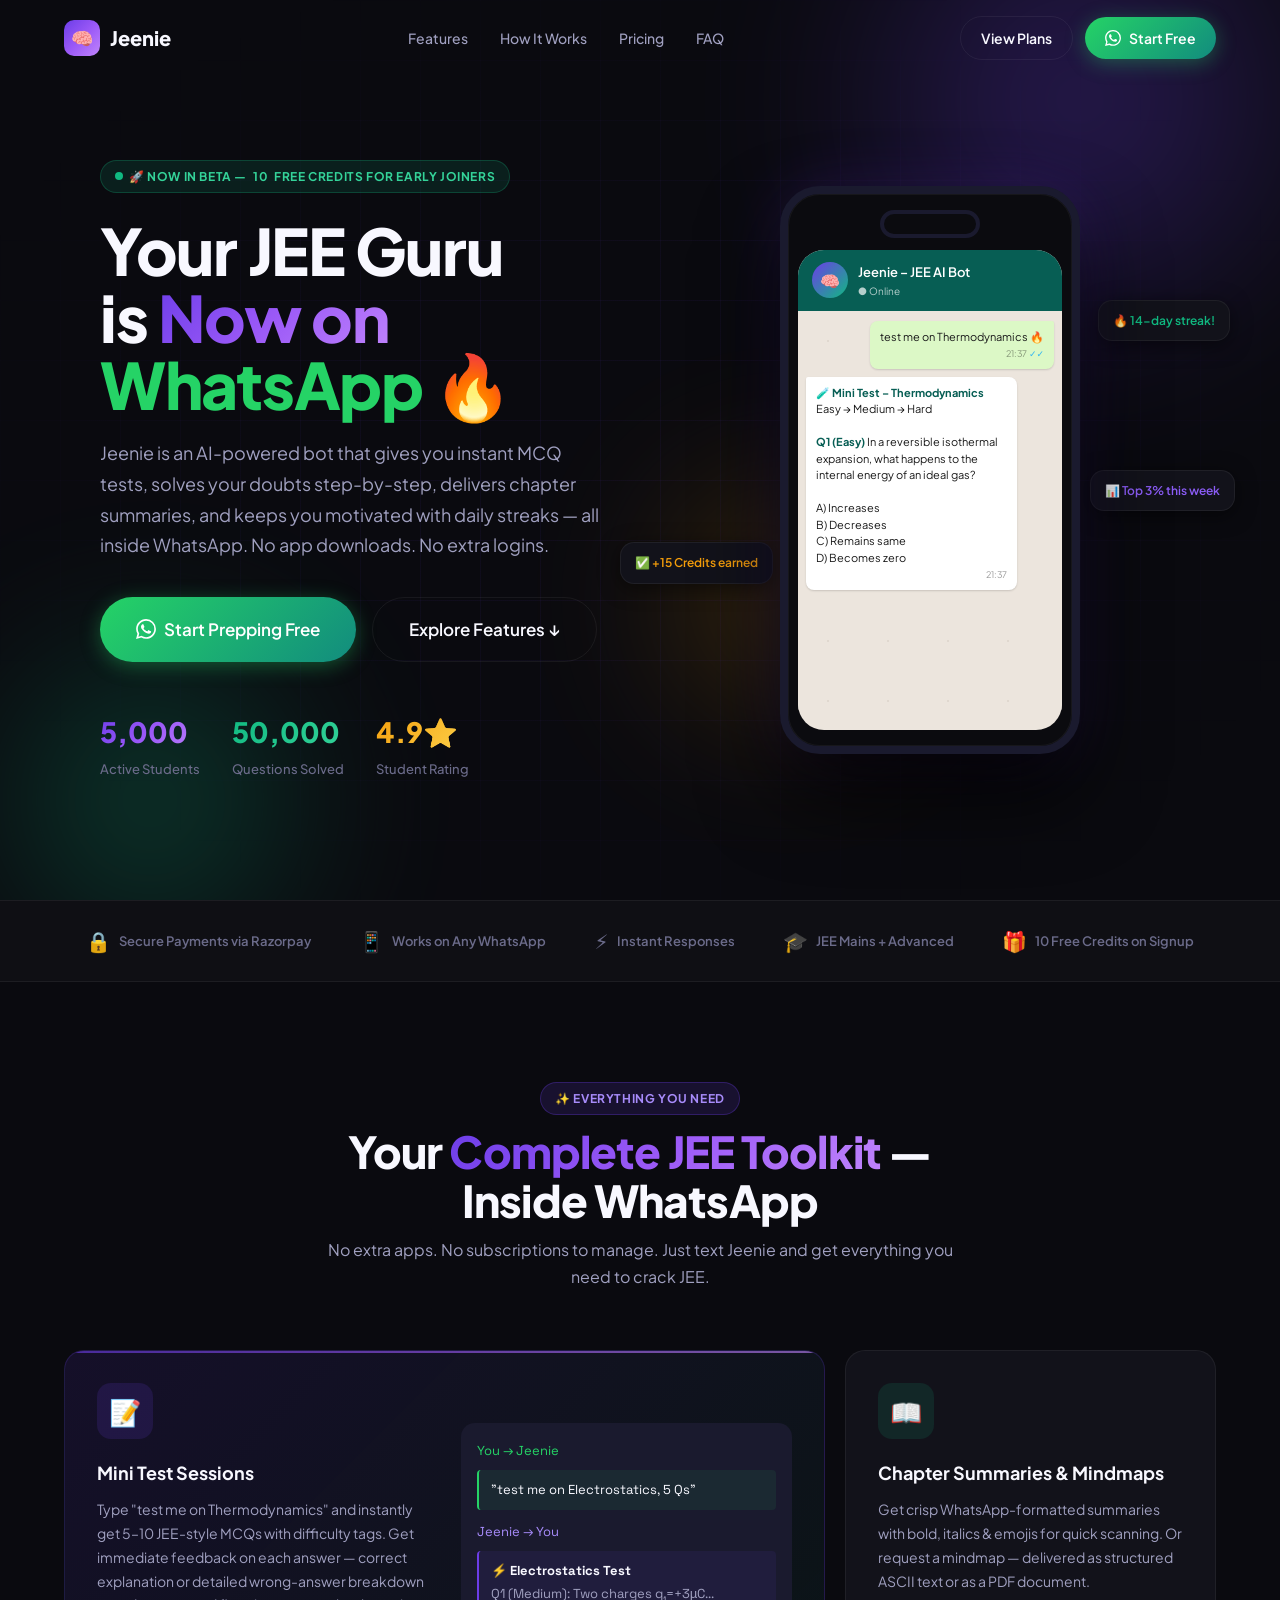
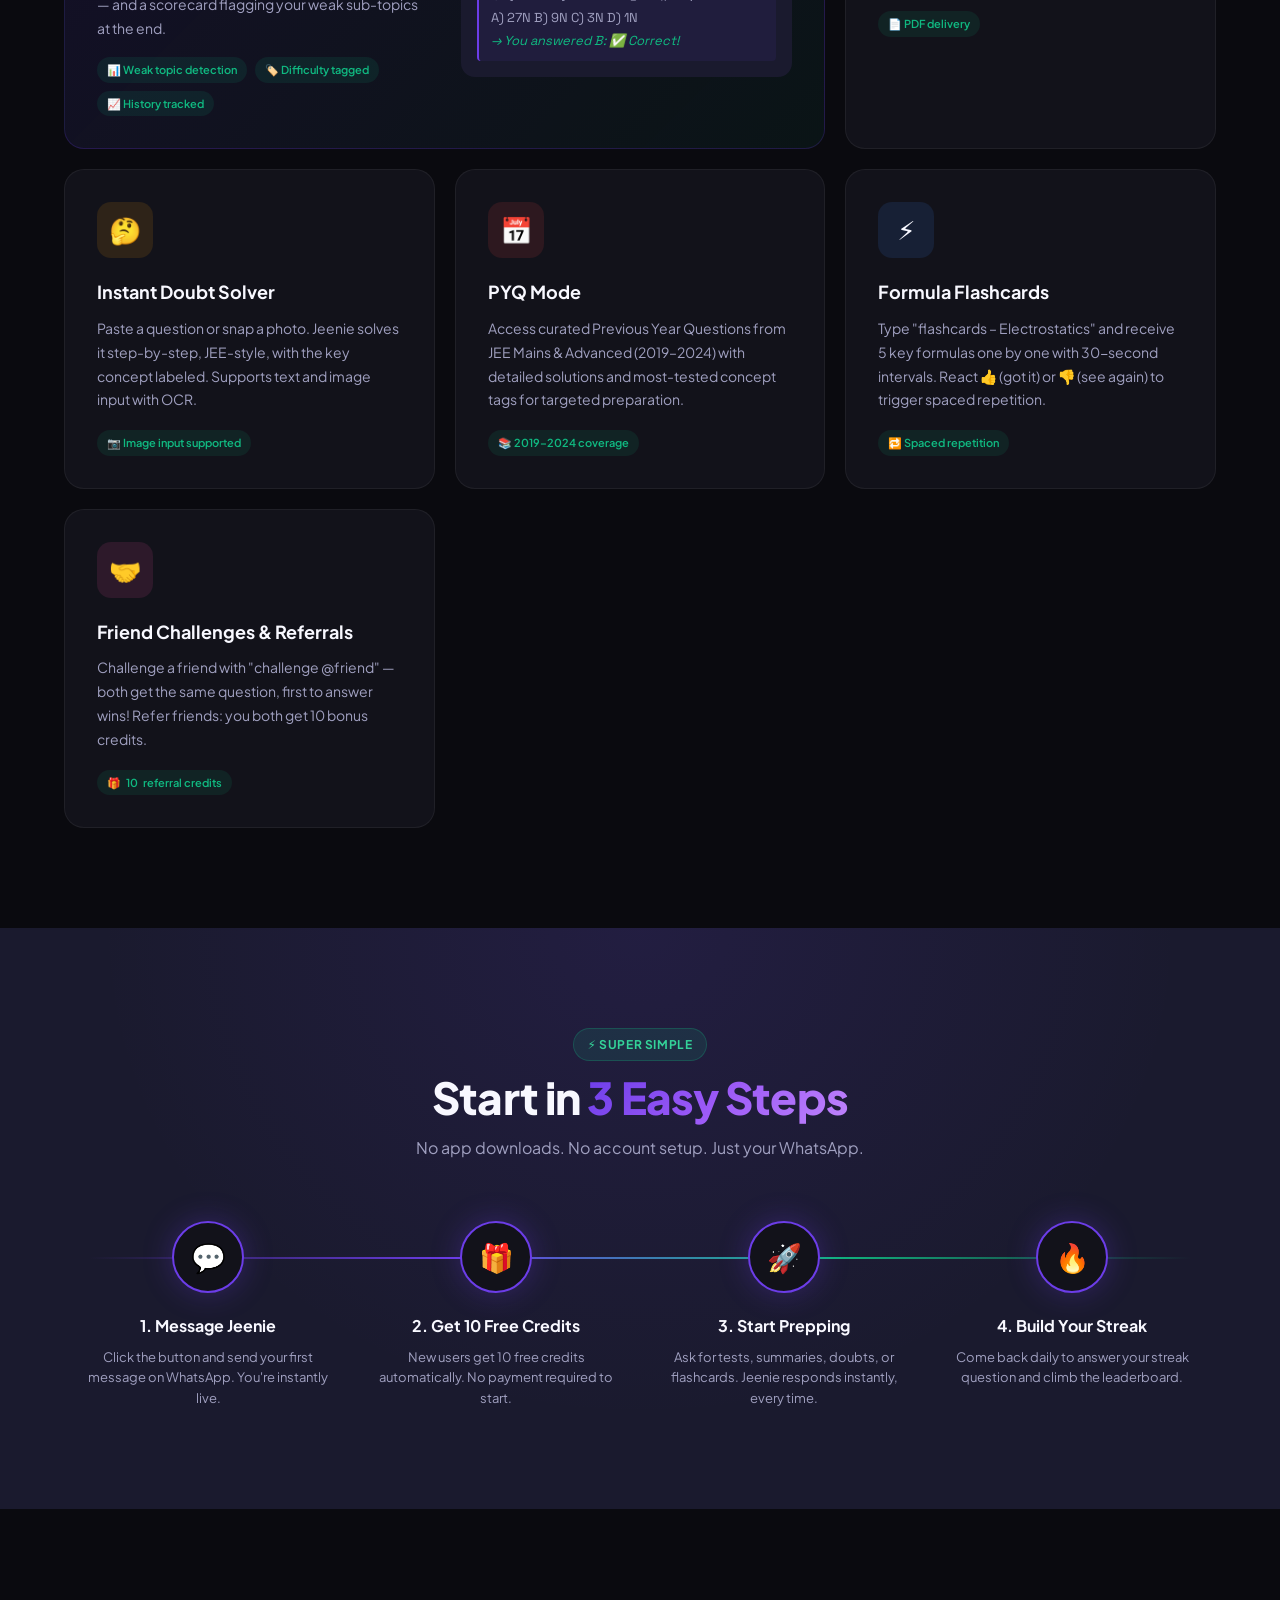
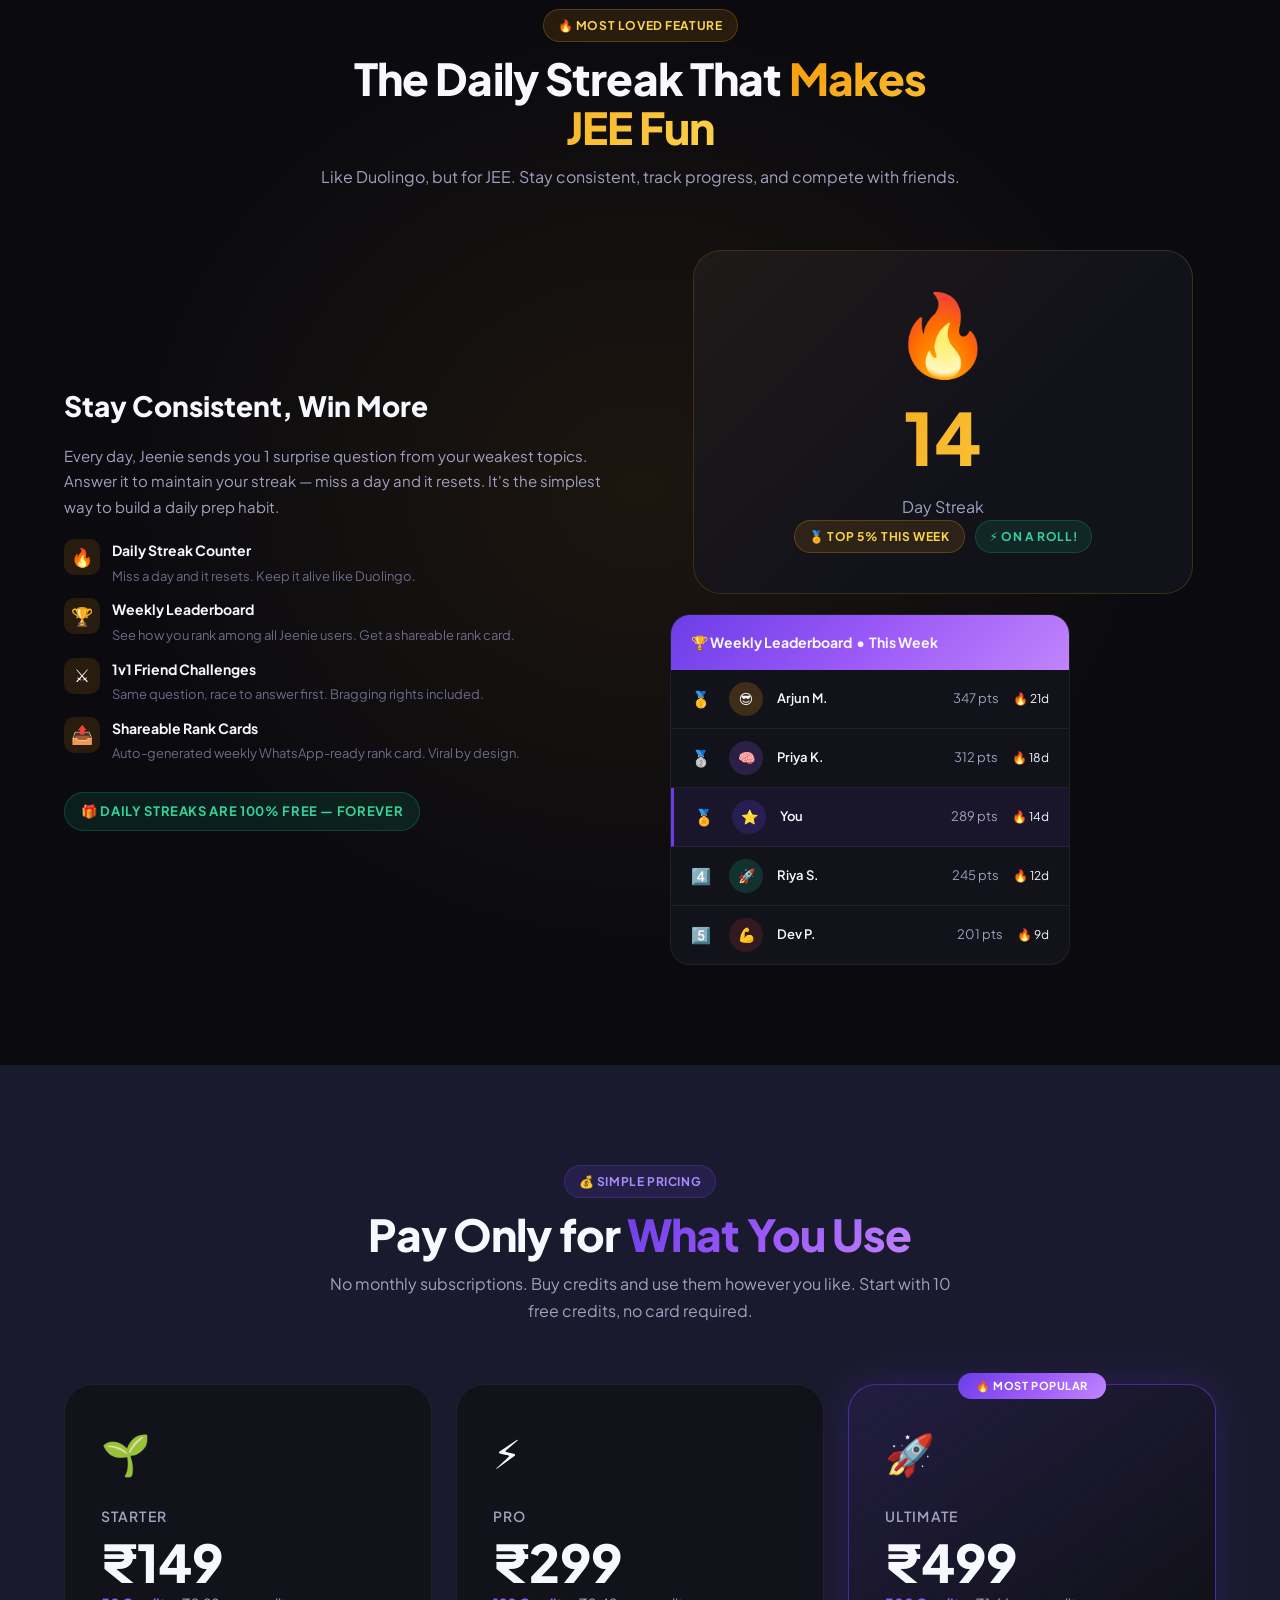
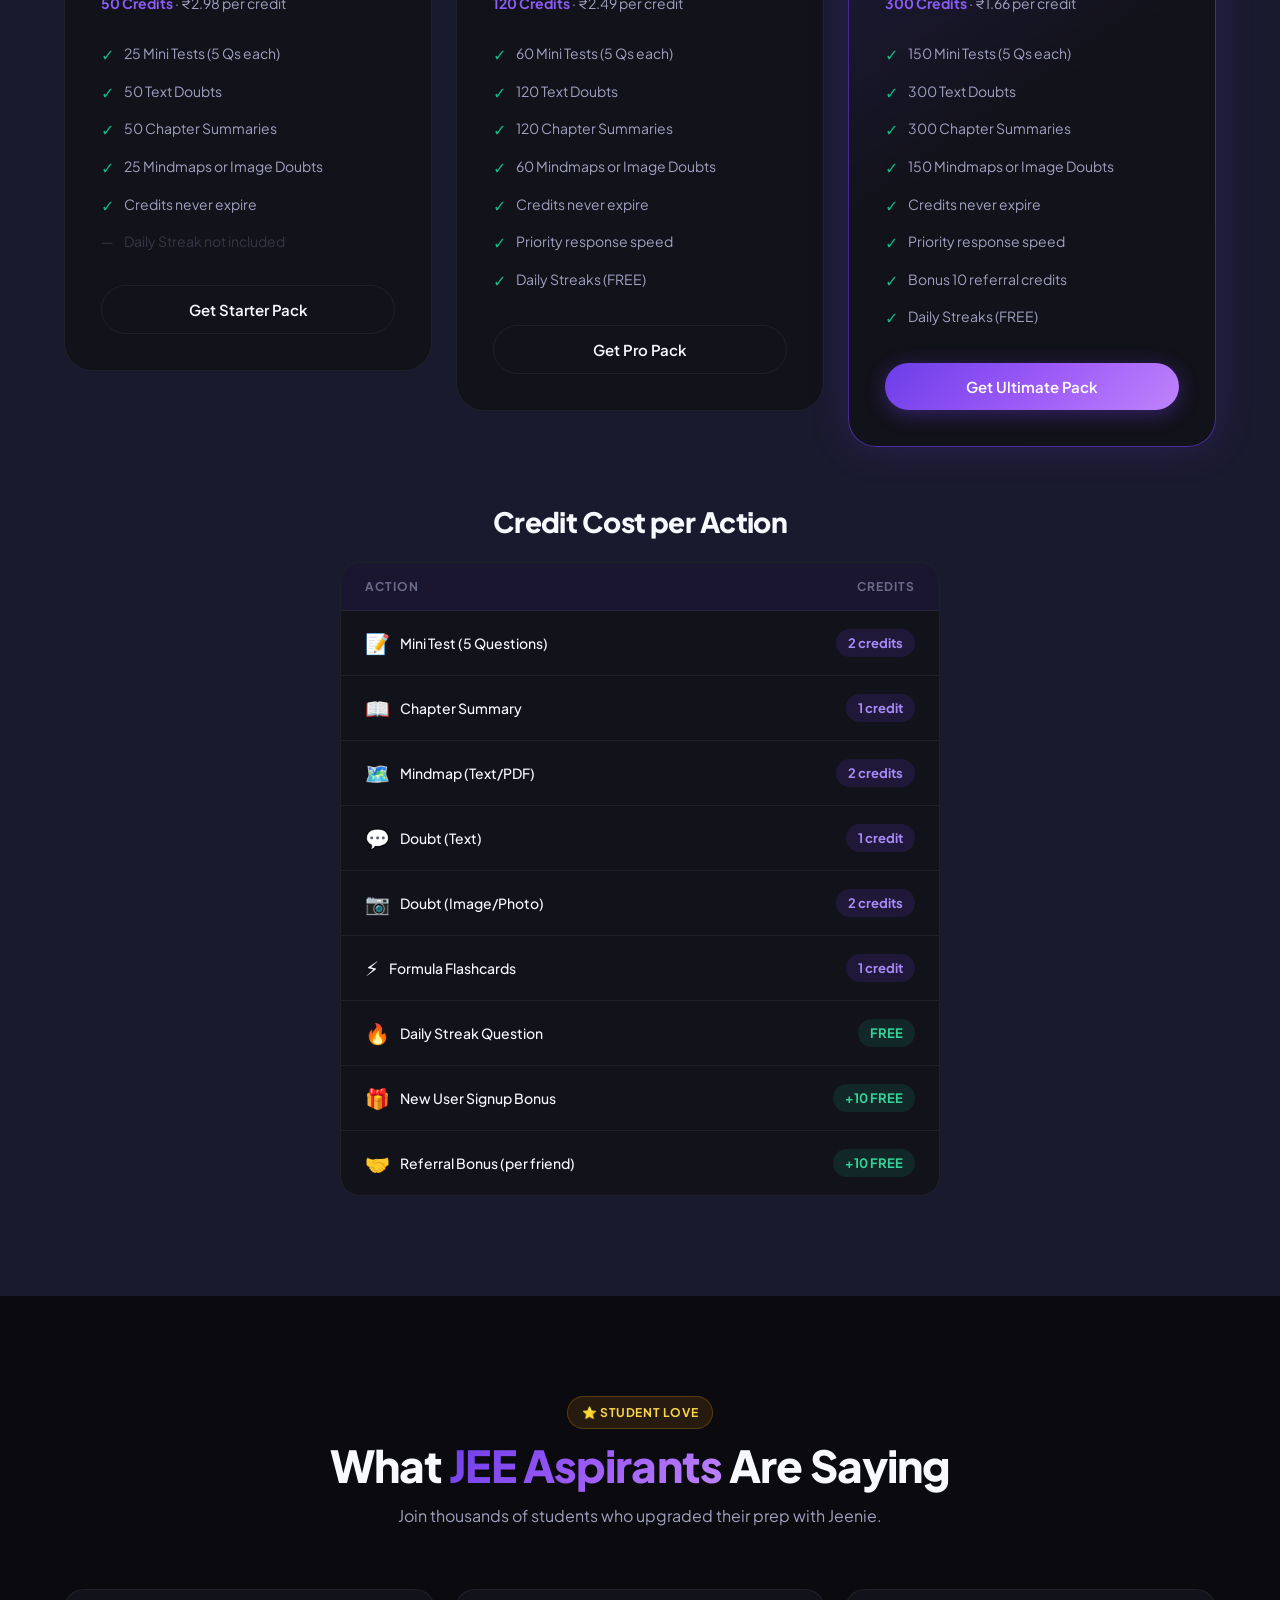
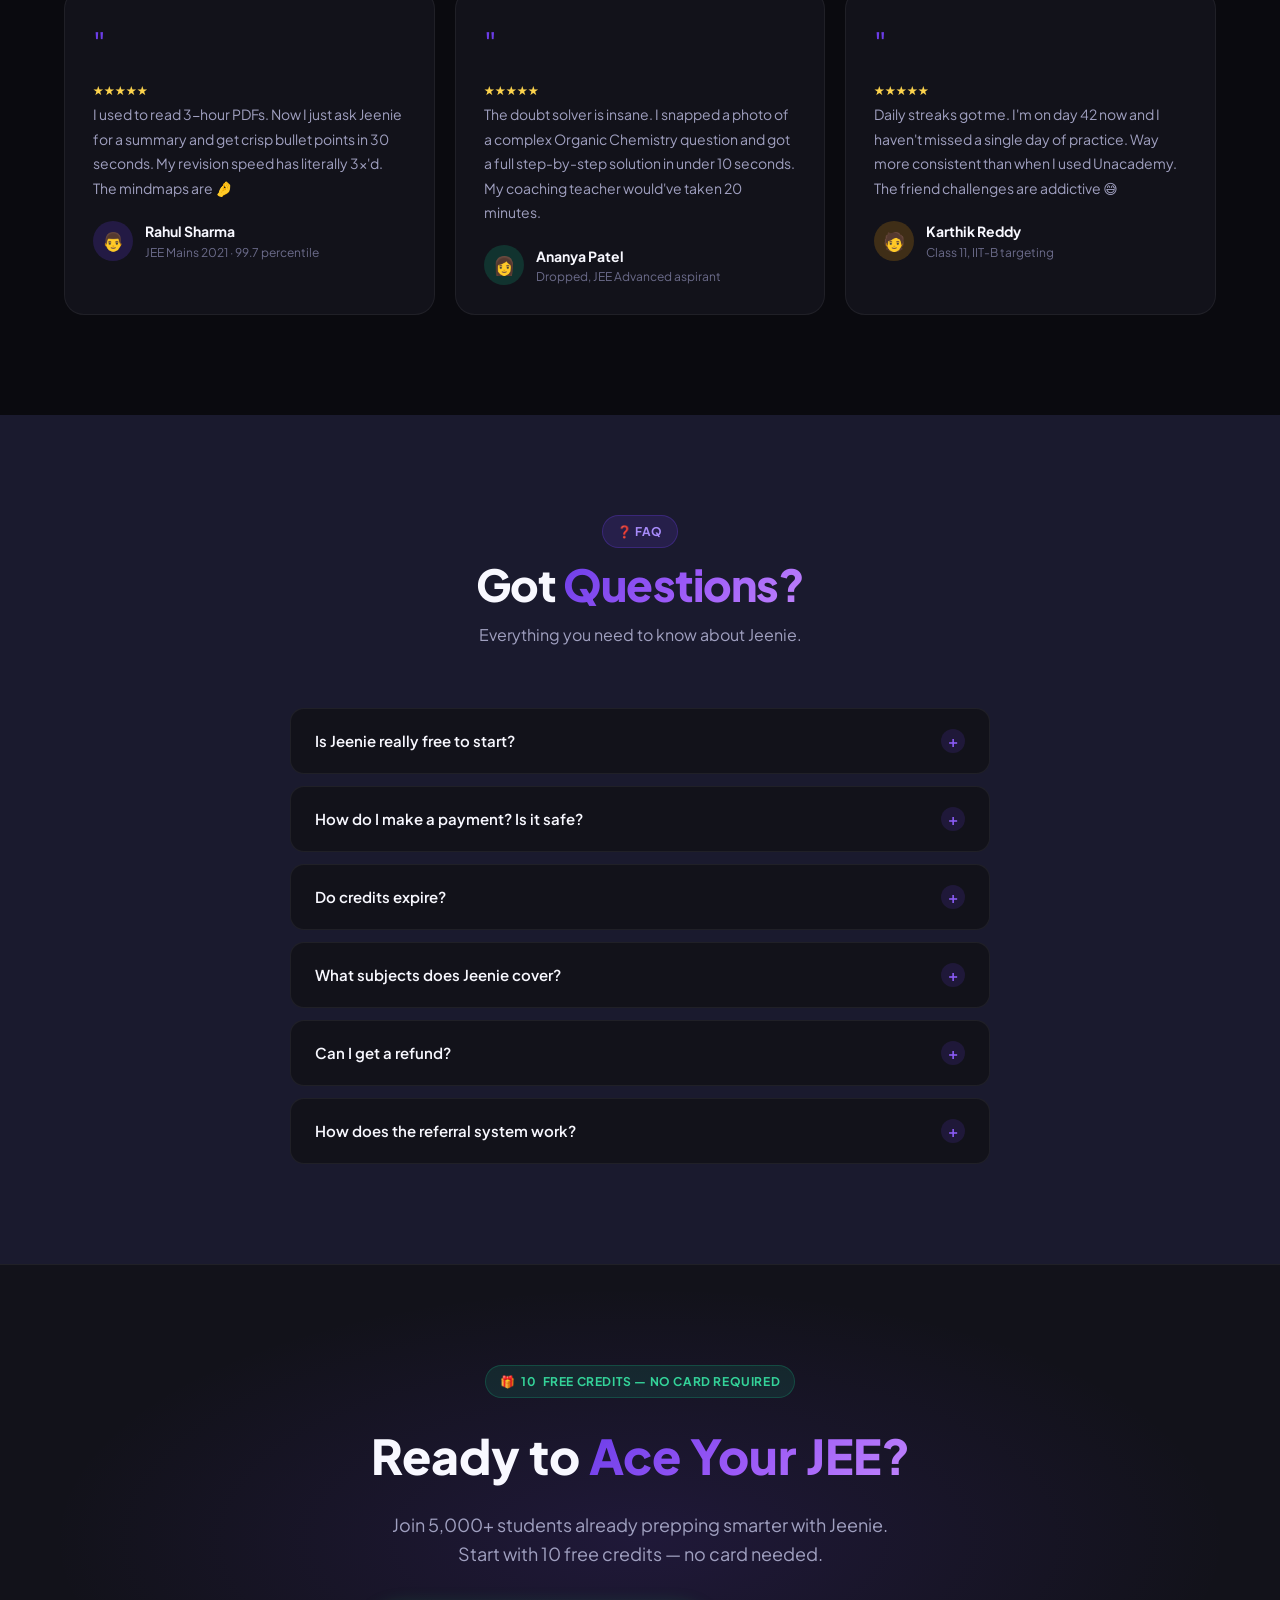
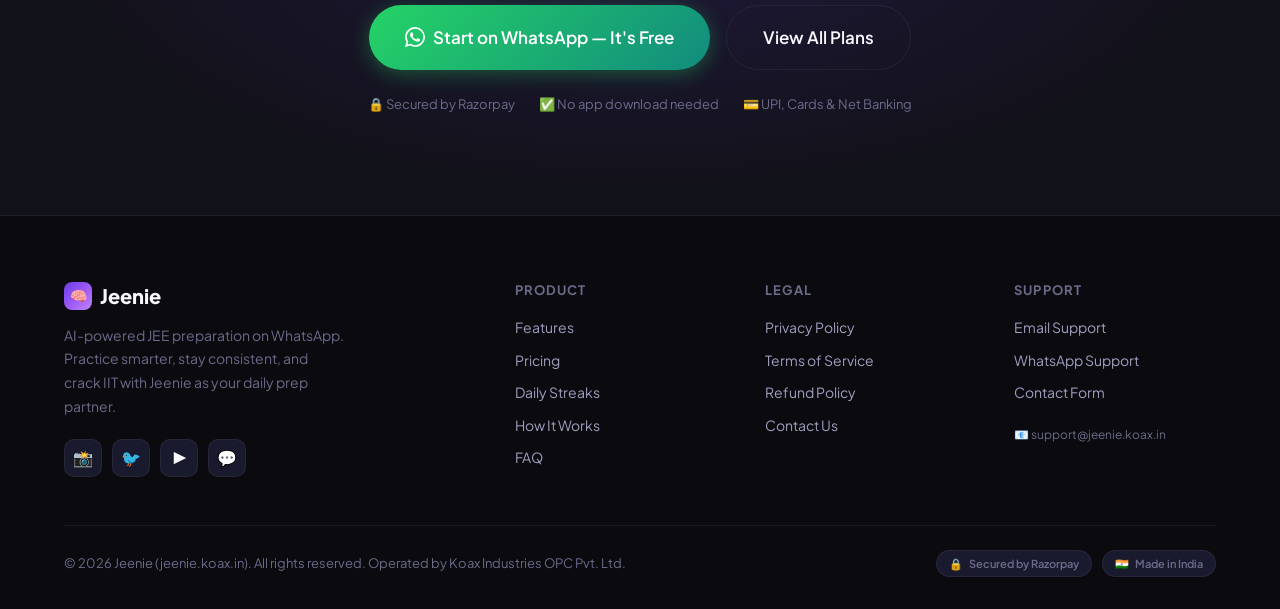
<file: index.html>
<!DOCTYPE html>
<html lang="en">

<head>
    <meta charset="UTF-8" />
    <meta name="viewport" content="width=device-width, initial-scale=1.0" />
    <title>Jeenie – AI JEE Prep on WhatsApp | Practice, Solve & Ace JEE</title>
    <meta name="description"
        content="Jeenie is an AI-powered WhatsApp bot for JEE Mains & Advanced preparation. Get instant MCQ tests, doubt solving, chapter summaries, formula flashcards & daily streaks. Start for free with 20 credits." />
    <meta name="keywords"
        content="JEE preparation, JEE Mains, JEE Advanced, WhatsApp bot, AI tutoring, online coaching, IIT preparation, doubt solving" />
    <meta name="author" content="Jeenie" />
    <meta name="robots" content="index, follow" />
    <!-- Open Graph -->
    <meta property="og:title" content="Jeenie – AI JEE Prep on WhatsApp" />
    <meta property="og:description"
        content="Study smarter with an AI bot that sends you MCQs, solves doubts, and keeps your JEE streak alive — all on WhatsApp." />
    <meta property="og:type" content="website" />
    <meta property="og:url" content="https://jeenie.koax.in" />
    <meta property="og:image" content="https://jeenie.koax.in/assets/og-image.png" />
    <!-- Twitter Card -->
    <meta name="twitter:card" content="summary_large_image" />
    <meta name="twitter:title" content="Jeenie – AI JEE Prep on WhatsApp" />
    <meta name="twitter:description"
        content="The smartest WhatsApp bot for JEE aspirants. MCQ tests, doubts solved instantly, daily streaks & more." />
    <!-- Canonical -->
    <link rel="canonical" href="https://jeenie.koax.in" />
    <!-- Favicon -->
    <link rel="icon" type="image/svg+xml"
        href="data:image/svg+xml,<svg xmlns='http://www.w3.org/2000/svg' viewBox='0 0 100 100'><rect width='100' height='100' rx='20' fill='%236C3DE8'/><text y='.9em' font-size='80' x='10'>🧠</text></svg>" />
    <!-- Styles -->
    <link rel="stylesheet" href="css/style.css" />
    <!-- Razorpay SDK -->
    <script src="https://checkout.razorpay.com/v1/checkout.js"></script>
    <!-- Structured Data -->
    <script type="application/ld+json">
  {
    "@context": "https://schema.org",
    "@type": "SoftwareApplication",
    "name": "Jeenie",
    "applicationCategory": "EducationApplication",
    "operatingSystem": "WhatsApp",
    "description": "AI-powered WhatsApp bot for JEE Mains and Advanced preparation",
    "url": "https://jeenie.koax.in",
    "offers": [
      {
        "@type": "Offer",
        "name": "Starter Pack",
        "price": "49",
        "priceCurrency": "INR"
      },
      {
        "@type": "Offer",
        "name": "Pro Pack",
        "price": "99",
        "priceCurrency": "INR"
      },
      {
        "@type": "Offer",
        "name": "Ultimate Pack",
        "price": "199",
        "priceCurrency": "INR"
      }
    ]
  }
  </script>
</head>

<body>
    <!-- ============================================
     NAVIGATION
     ============================================ -->
    <nav class="nav" id="nav" role="navigation" aria-label="Main navigation">
        <div class="container">
            <div class="nav-inner">
                <a href="/" class="nav-logo" aria-label="Jeenie Home">
                    <div class="logo-icon" aria-hidden="true">🧠</div>
                    <span>Jeenie</span>
                </a>
                <div class="nav-links">
                    <a href="#features">Features</a>
                    <a href="#how-it-works">How It Works</a>
                    <a href="#pricing">Pricing</a>
                    <a href="#faq">FAQ</a>
                </div>
                <div class="nav-cta">
                    <a href="#pricing" class="btn btn-outline" style="padding:10px 20px;font-size:14px;">View Plans</a>
                    <a href="https://wa.me/91XXXXXXXXXX?text=Hi+Jeenie!+I+want+to+start+my+JEE+prep" target="_blank"
                        rel="noopener noreferrer" class="btn btn-whatsapp wa-start"
                        style="padding:10px 20px;font-size:14px;">
                        <svg width="16" height="16" viewBox="0 0 24 24" fill="currentColor" aria-hidden="true">
                            <path
                                d="M17.472 14.382c-.297-.149-1.758-.867-2.03-.967-.273-.099-.471-.148-.67.15-.197.297-.767.966-.94 1.164-.173.199-.347.223-.644.075-.297-.15-1.255-.463-2.39-1.475-.883-.788-1.48-1.761-1.653-2.059-.173-.297-.018-.458.13-.606.134-.133.298-.347.446-.52.149-.174.198-.298.298-.497.099-.198.05-.371-.025-.52-.075-.149-.669-1.612-.916-2.207-.242-.579-.487-.5-.669-.51-.173-.008-.371-.01-.57-.01-.198 0-.52.074-.792.372-.272.297-1.04 1.016-1.04 2.479 0 1.462 1.065 2.875 1.213 3.074.149.198 2.096 3.2 5.077 4.487.709.306 1.262.489 1.694.625.712.227 1.36.195 1.871.118.571-.085 1.758-.719 2.006-1.413.248-.694.248-1.289.173-1.413-.074-.124-.272-.198-.57-.347m-5.421 7.403h-.004a9.87 9.87 0 01-5.031-1.378l-.361-.214-3.741.982.998-3.648-.235-.374a9.86 9.86 0 01-1.51-5.26c.001-5.45 4.436-9.884 9.888-9.884 2.64 0 5.122 1.03 6.988 2.898a9.825 9.825 0 012.893 6.994c-.003 5.45-4.437 9.884-9.885 9.884m8.413-18.297A11.815 11.815 0 0012.05 0C5.495 0 .16 5.335.157 11.892c0 2.096.547 4.142 1.588 5.945L.057 24l6.305-1.654a11.882 11.882 0 005.683 1.448h.005c6.554 0 11.89-5.335 11.893-11.893a11.821 11.821 0 00-3.48-8.413z" />
                        </svg>
                        Start Free
                    </a>
                    <button class="nav-hamburger" id="hamburger" aria-label="Open mobile menu" aria-expanded="false">
                        <span></span><span></span><span></span>
                    </button>
                </div>
            </div>
        </div>
    </nav>
    <!-- Mobile Menu -->
    <div class="mobile-menu" id="mobileMenu" role="dialog" aria-modal="true" aria-label="Mobile navigation">
        <button class="mobile-menu-close" id="mobileClose" aria-label="Close menu">✕</button>
        <a href="#features">Features</a>
        <a href="#how-it-works">How It Works</a>
        <a href="#pricing">Pricing</a>
        <a href="#faq">FAQ</a>
        <a href="https://wa.me/91XXXXXXXXXX" target="_blank" rel="noopener noreferrer"
            class="btn btn-whatsapp wa-start">Start Free on WhatsApp</a>
    </div>
    <!-- ============================================
     HERO SECTION
     ============================================ -->
    <main>
        <section class="hero" id="hero" aria-label="Hero section">
            <div class="hero-bg">
                <div class="hero-orb hero-orb-1" aria-hidden="true"></div>
                <div class="hero-orb hero-orb-2" aria-hidden="true"></div>
                <div class="hero-orb hero-orb-3" aria-hidden="true"></div>
                <div class="hero-grid" aria-hidden="true"></div>
            </div>
            <div class="container">
                <div class="hero-content">
                    <div class="hero-text">
                        <div class="hero-badge animate-on-scroll">
                            <span class="badge badge-green">
                                <svg width="8" height="8" viewBox="0 0 8 8" fill="#10B981" aria-hidden="true">
                                    <circle cx="4" cy="4" r="4" />
                                </svg>
                                🚀 Now in Beta — <span data-cfg="signupCredits">10</span> Free Credits for Early Joiners
                            </span>
                        </div>
                        <h1 class="hero-title animate-on-scroll">
                            Your JEE Guru<br />
                            is <span class="text-gradient">Now on</span><br />
                            <span class="text-whatsapp" style="color:#25D366;">WhatsApp</span> 🔥
                        </h1>
                        <p class="hero-subtitle animate-on-scroll">
                            Jeenie is an AI-powered bot that gives you instant MCQ tests, solves your doubts
                            step-by-step, delivers chapter summaries, and keeps you motivated with daily streaks — all
                            inside WhatsApp. No app downloads. No extra logins.
                        </p>
                        <div class="hero-actions animate-on-scroll">
                            <a href="https://wa.me/91XXXXXXXXXX?text=Hi+Jeenie!+Start+my+JEE+prep" target="_blank"
                                rel="noopener noreferrer" class="btn btn-whatsapp btn-lg wa-start" id="hero-cta">
                                <svg width="20" height="20" viewBox="0 0 24 24" fill="currentColor" aria-hidden="true">
                                    <path
                                        d="M17.472 14.382c-.297-.149-1.758-.867-2.03-.967-.273-.099-.471-.148-.67.15-.197.297-.767.966-.94 1.164-.173.199-.347.223-.644.075-.297-.15-1.255-.463-2.39-1.475-.883-.788-1.48-1.761-1.653-2.059-.173-.297-.018-.458.13-.606.134-.133.298-.347.446-.52.149-.174.198-.298.298-.497.099-.198.05-.371-.025-.52-.075-.149-.669-1.612-.916-2.207-.242-.579-.487-.5-.669-.51-.173-.008-.371-.01-.57-.01-.198 0-.52.074-.792.372-.272.297-1.04 1.016-1.04 2.479 0 1.462 1.065 2.875 1.213 3.074.149.198 2.096 3.2 5.077 4.487.709.306 1.262.489 1.694.625.712.227 1.36.195 1.871.118.571-.085 1.758-.719 2.006-1.413.248-.694.248-1.289.173-1.413-.074-.124-.272-.198-.57-.347m-5.421 7.403h-.004a9.87 9.87 0 01-5.031-1.378l-.361-.214-3.741.982.998-3.648-.235-.374a9.86 9.86 0 01-1.51-5.26c.001-5.45 4.436-9.884 9.888-9.884 2.64 0 5.122 1.03 6.988 2.898a9.825 9.825 0 012.893 6.994c-.003 5.45-4.437 9.884-9.885 9.884m8.413-18.297A11.815 11.815 0 0012.05 0C5.495 0 .16 5.335.157 11.892c0 2.096.547 4.142 1.588 5.945L.057 24l6.305-1.654a11.882 11.882 0 005.683 1.448h.005c6.554 0 11.89-5.335 11.893-11.893a11.821 11.821 0 00-3.48-8.413z" />
                                </svg>
                                Start Prepping Free
                            </a>
                            <a href="#features" class="btn btn-outline btn-lg">Explore Features ↓</a>
                        </div>
                        <div class="hero-stats animate-on-scroll">
                            <div class="hero-stat">
                                <span class="hero-stat-value text-gradient" data-count="5000">0</span>
                                <span class="hero-stat-label">Active Students</span>
                            </div>
                            <div class="hero-stat">
                                <span class="hero-stat-value text-green-gradient" data-count="50000">0</span>
                                <span class="hero-stat-label">Questions Solved</span>
                            </div>
                            <div class="hero-stat">
                                <span class="hero-stat-value text-gold-gradient">4.9⭐</span>
                                <span class="hero-stat-label">Student Rating</span>
                            </div>
                        </div>
                    </div>
                    <!-- Phone Mockup -->
                    <div class="hero-visual" id="phoneSection" aria-hidden="true">
                        <div class="phone-mockup" role="presentation">
                            <div class="phone-notch"></div>
                            <div class="phone-screen">
                                <div class="wa-header">
                                    <div class="wa-avatar">🧠</div>
                                    <div class="wa-contact-info">
                                        <div class="wa-contact-name">Jeenie – JEE AI Bot</div>
                                        <div class="wa-contact-status">● Online</div>
                                    </div>
                                </div>
                                <div class="wa-body" id="chatBody" role="log" aria-label="WhatsApp chat simulation">
                                    <!-- Messages inserted by JS -->
                                </div>
                            </div>
                        </div>
                        <!-- Floating badges -->
                        <div class="float-badge float-badge-1">🔥 14-day streak!</div>
                        <div class="float-badge float-badge-2">✅ +15 Credits earned</div>
                        <div class="float-badge float-badge-3">📊 Top 3% this week</div>
                    </div>
                </div>
            </div>
        </section>
        <!-- ============================================
     TRUST BAR
     ============================================ -->
        <div class="trust-bar" aria-label="Trust indicators">
            <div class="container">
                <div class="trust-bar-inner">
                    <div class="trust-item">
                        <span class="trust-icon" aria-hidden="true">🔒</span>
                        <span>Secure Payments via Razorpay</span>
                    </div>
                    <div class="trust-item">
                        <span class="trust-icon" aria-hidden="true">📱</span>
                        <span>Works on Any WhatsApp</span>
                    </div>
                    <div class="trust-item">
                        <span class="trust-icon" aria-hidden="true">⚡</span>
                        <span>Instant Responses</span>
                    </div>
                    <div class="trust-item">
                        <span class="trust-icon" aria-hidden="true">🎓</span>
                        <span>JEE Mains + Advanced</span>
                    </div>
                    <div class="trust-item">
                        <span class="trust-icon" aria-hidden="true">🎁</span>
                        <span>10 Free Credits on Signup</span>
                    </div>
                </div>
            </div>
        </div>
        <!-- ============================================
     FEATURES SECTION
     ============================================ -->
        <section class="section" id="features" aria-labelledby="features-heading">
            <div class="container">
                <div class="section-header animate-on-scroll">
                    <span class="badge badge-primary">✨ Everything You Need</span>
                    <h2 class="section-title" id="features-heading">Your <span class="text-gradient">Complete JEE
                            Toolkit</span> — Inside WhatsApp</h2>
                    <p class="section-subtitle">No extra apps. No subscriptions to manage. Just text Jeenie and get
                        everything you need to crack JEE.</p>
                </div>
                <div class="features-grid">
                    <!-- Feature 1 - Wide -->
                    <div class="feature-card feature-card-wide animate-on-scroll">
                        <div>
                            <div class="feature-icon feature-icon-purple">📝</div>
                            <h3>Mini Test Sessions</h3>
                            <p>Type "test me on Thermodynamics" and instantly get 5–10 JEE-style MCQs with difficulty
                                tags. Get immediate feedback on each answer — correct explanation or detailed
                                wrong-answer breakdown — and a scorecard flagging your weak sub-topics at the end.</p>
                            <div style="display:flex;gap:8px;flex-wrap:wrap;margin-top:12px;">
                                <span class="feature-tag">📊 Weak topic detection</span>
                                <span class="feature-tag">🏷️ Difficulty tagged</span>
                                <span class="feature-tag">📈 History tracked</span>
                            </div>
                        </div>
                        <div
                            style="background:var(--bg-surface);border-radius:var(--radius-md);padding:16px;font-size:13px;color:var(--text-secondary);font-family:var(--font-mono);line-height:1.8;">
                            <div style="color:#25D366;margin-bottom:8px;">You → Jeenie</div>
                            <div
                                style="background:rgba(37,211,102,0.08);border-left:2px solid #25D366;padding:8px 12px;border-radius:4px;margin-bottom:10px;color:var(--text-primary);">
                                "test me on Electrostatics, 5 Qs"</div>
                            <div style="color:#A78BFA;margin-bottom:8px;">Jeenie → You</div>
                            <div
                                style="background:rgba(108,61,232,0.08);border-left:2px solid #6C3DE8;padding:8px 12px;border-radius:4px;color:var(--text-secondary);">
                                ⚡ <strong style="color:var(--text-primary);">Electrostatics Test</strong><br />
                                Q1 (Medium): Two charges q₁=+3μC...<br />
                                A) 27N B) 9N C) 3N D) 1N<br />
                                <em style="color:#10B981;">→ You answered B: ✅ Correct!</em>
                            </div>
                        </div>
                    </div>
                    <!-- Feature 2 -->
                    <div class="feature-card animate-on-scroll">
                        <div class="feature-icon feature-icon-green">📖</div>
                        <h3>Chapter Summaries & Mindmaps</h3>
                        <p>Get crisp WhatsApp-formatted summaries with bold, italics & emojis for quick scanning. Or
                            request a mindmap — delivered as structured ASCII text or as a PDF document.</p>
                        <span class="feature-tag">📄 PDF delivery</span>
                    </div>
                    <!-- Feature 3 -->
                    <div class="feature-card animate-on-scroll">
                        <div class="feature-icon feature-icon-gold">🤔</div>
                        <h3>Instant Doubt Solver</h3>
                        <p>Paste a question or snap a photo. Jeenie solves it step-by-step, JEE-style, with the key
                            concept labeled. Supports text and image input with OCR.</p>
                        <span class="feature-tag">📷 Image input supported</span>
                    </div>
                    <!-- Feature 4 -->
                    <div class="feature-card animate-on-scroll">
                        <div class="feature-icon feature-icon-red">📅</div>
                        <h3>PYQ Mode</h3>
                        <p>Access curated Previous Year Questions from JEE Mains & Advanced (2019–2024) with detailed
                            solutions and most-tested concept tags for targeted preparation.</p>
                        <span class="feature-tag">📚 2019–2024 coverage</span>
                    </div>
                    <!-- Feature 5 -->
                    <div class="feature-card animate-on-scroll">
                        <div class="feature-icon feature-icon-blue">⚡</div>
                        <h3>Formula Flashcards</h3>
                        <p>Type "flashcards – Electrostatics" and receive 5 key formulas one by one with 30-second
                            intervals. React 👍 (got it) or 👎 (see again) to trigger spaced repetition.</p>
                        <span class="feature-tag">🔁 Spaced repetition</span>
                    </div>
                    <!-- Feature 6 -->
                    <div class="feature-card animate-on-scroll">
                        <div class="feature-icon feature-icon-pink">🤝</div>
                        <h3>Friend Challenges & Referrals</h3>
                        <p>Challenge a friend with "challenge @friend" — both get the same question, first to answer
                            wins! Refer friends: you both get <span data-cfg="referralCredits">10</span> bonus credits.
                        </p>
                        <span class="feature-tag">🎁 <span data-cfg="referralCredits">10</span> referral credits</span>
                    </div>
                </div>
            </div>
        </section>
        <!-- ============================================
     HOW IT WORKS
     ============================================ -->
        <section class="section how-it-works" id="how-it-works" aria-labelledby="hiw-heading">
            <div class="container">
                <div class="section-header animate-on-scroll">
                    <span class="badge badge-green">⚡ Super Simple</span>
                    <h2 class="section-title" id="hiw-heading">Start in <span class="text-gradient">3 Easy Steps</span>
                    </h2>
                    <p class="section-subtitle">No app downloads. No account setup. Just your WhatsApp.</p>
                </div>
                <div class="steps-container">
                    <div class="step animate-on-scroll">
                        <div class="step-number">💬</div>
                        <h3>1. Message Jeenie</h3>
                        <p>Click the button and send your first message on WhatsApp. You're instantly live.</p>
                    </div>
                    <div class="step animate-on-scroll">
                        <div class="step-number">🎁</div>
                        <h3>2. Get <span data-cfg="signupCredits">10</span> Free Credits</h3>
                        <p>New users get <span data-cfg="signupCredits">10</span> free credits automatically. No payment
                            required to start.</p>
                    </div>
                    <div class="step animate-on-scroll">
                        <div class="step-number">🚀</div>
                        <h3>3. Start Prepping</h3>
                        <p>Ask for tests, summaries, doubts, or flashcards. Jeenie responds instantly, every time.</p>
                    </div>
                    <div class="step animate-on-scroll">
                        <div class="step-number">🔥</div>
                        <h3>4. Build Your Streak</h3>
                        <p>Come back daily to answer your streak question and climb the leaderboard.</p>
                    </div>
                </div>
            </div>
        </section>
        <!-- ============================================
     VIRAL / STREAK SECTION
     ============================================ -->
        <section class="section viral-section" id="streak" aria-labelledby="streak-heading">
            <div class="viral-bg" aria-hidden="true"></div>
            <div class="container">
                <div class="section-header animate-on-scroll">
                    <span class="badge badge-gold">🔥 Most Loved Feature</span>
                    <h2 class="section-title" id="streak-heading">The Daily Streak That <span
                            class="text-gold-gradient">Makes JEE Fun</span></h2>
                    <p class="section-subtitle">Like Duolingo, but for JEE. Stay consistent, track progress, and compete
                        with friends.</p>
                </div>
                <div class="viral-content">
                    <div class="viral-text animate-on-scroll">
                        <h3>Stay Consistent, Win More</h3>
                        <p>Every day, Jeenie sends you 1 surprise question from your weakest topics. Answer it to
                            maintain your streak — miss a day and it resets. It's the simplest way to build a daily prep
                            habit.</p>
                        <div class="viral-features">
                            <div class="viral-feature">
                                <div class="viral-feature-icon">🔥</div>
                                <div class="viral-feature-text">
                                    <strong>Daily Streak Counter</strong>
                                    <span>Miss a day and it resets. Keep it alive like Duolingo.</span>
                                </div>
                            </div>
                            <div class="viral-feature">
                                <div class="viral-feature-icon">🏆</div>
                                <div class="viral-feature-text">
                                    <strong>Weekly Leaderboard</strong>
                                    <span>See how you rank among all Jeenie users. Get a shareable rank card.</span>
                                </div>
                            </div>
                            <div class="viral-feature">
                                <div class="viral-feature-icon">⚔️</div>
                                <div class="viral-feature-text">
                                    <strong>1v1 Friend Challenges</strong>
                                    <span>Same question, race to answer first. Bragging rights included.</span>
                                </div>
                            </div>
                            <div class="viral-feature">
                                <div class="viral-feature-icon">📤</div>
                                <div class="viral-feature-text">
                                    <strong>Shareable Rank Cards</strong>
                                    <span>Auto-generated weekly WhatsApp-ready rank card. Viral by design.</span>
                                </div>
                            </div>
                        </div>
                        <div style="margin-top:28px;">
                            <span class="badge badge-green" style="font-size:13px;padding:8px 16px;">🎁 Daily Streaks
                                are 100% FREE — Forever</span>
                        </div>
                    </div>
                    <div class="animate-on-scroll">
                        <div class="streak-demo" style="margin-bottom:20px;">
                            <span class="streak-fire" aria-label="Fire emoji">🔥</span>
                            <span class="streak-count text-gold-gradient" id="streakCount"
                                aria-label="14 day streak">0</span>
                            <span class="streak-label">Day Streak</span>
                            <div class="streak-badges">
                                <span class="badge badge-gold">🏅 Top 5% this week</span>
                                <span class="badge badge-green">⚡ On a roll!</span>
                            </div>
                        </div>
                        <div class="leaderboard" role="table" aria-label="Weekly leaderboard">
                            <div class="leaderboard-header" role="row">
                                🏆 Weekly Leaderboard &nbsp;•&nbsp; This Week
                            </div>
                            <div class="leaderboard-row" role="row">
                                <span class="leaderboard-rank" role="cell">🥇</span>
                                <div class="leaderboard-avatar" style="background:rgba(245,158,11,0.2);" role="cell">😎
                                </div>
                                <span class="leaderboard-name" role="cell">Arjun M.</span>
                                <span class="leaderboard-score" role="cell">347 pts</span>
                                <span class="leaderboard-streak" role="cell">🔥 21d</span>
                            </div>
                            <div class="leaderboard-row" role="row">
                                <span class="leaderboard-rank" role="cell">🥈</span>
                                <div class="leaderboard-avatar" style="background:rgba(139,92,246,0.2);" role="cell">🧠
                                </div>
                                <span class="leaderboard-name" role="cell">Priya K.</span>
                                <span class="leaderboard-score" role="cell">312 pts</span>
                                <span class="leaderboard-streak" role="cell">🔥 18d</span>
                            </div>
                            <div class="leaderboard-row leaderboard-you" role="row" aria-label="Your position">
                                <span class="leaderboard-rank" role="cell">🏅</span>
                                <div class="leaderboard-avatar" style="background:rgba(108,61,232,0.2);" role="cell">⭐
                                </div>
                                <span class="leaderboard-name" role="cell">You</span>
                                <span class="leaderboard-score" role="cell">289 pts</span>
                                <span class="leaderboard-streak" role="cell">🔥 14d</span>
                            </div>
                            <div class="leaderboard-row" role="row">
                                <span class="leaderboard-rank" role="cell">4️⃣</span>
                                <div class="leaderboard-avatar" style="background:rgba(16,185,129,0.2);" role="cell">🚀
                                </div>
                                <span class="leaderboard-name" role="cell">Riya S.</span>
                                <span class="leaderboard-score" role="cell">245 pts</span>
                                <span class="leaderboard-streak" role="cell">🔥 12d</span>
                            </div>
                            <div class="leaderboard-row" role="row">
                                <span class="leaderboard-rank" role="cell">5️⃣</span>
                                <div class="leaderboard-avatar" style="background:rgba(239,68,68,0.15);" role="cell">💪
                                </div>
                                <span class="leaderboard-name" role="cell">Dev P.</span>
                                <span class="leaderboard-score" role="cell">201 pts</span>
                                <span class="leaderboard-streak" role="cell">🔥 9d</span>
                            </div>
                        </div>
                    </div>
                </div>
            </div>
        </section>
        <!-- ============================================
     PRICING SECTION
     ============================================ -->
        <section class="section pricing-section" id="pricing" aria-labelledby="pricing-heading">
            <div class="container">
                <div class="section-header animate-on-scroll">
                    <span class="badge badge-primary">💰 Simple Pricing</span>
                    <h2 class="section-title" id="pricing-heading">Pay Only for <span class="text-gradient">What You
                            Use</span></h2>
                    <p class="section-subtitle">No monthly subscriptions. Buy credits and use them however you like.
                        Start with 10 free credits, no card required.</p>
                </div>
                <!-- Pricing cards rendered dynamically from js/config.js -->
                <div class="pricing-grid" id="pricingGrid"></div>
                <!-- Credit Cost Breakdown -->
                <div style="margin-top:60px;">
                    <div class="section-header animate-on-scroll" style="margin-bottom:0;">
                        <h3 class="section-title" style="font-size:28px;">Credit Cost per Action</h3>
                    </div>
                </div>
                <!-- Credit cost table rendered dynamically from js/config.js -->
                <div class="credit-table animate-on-scroll" style="max-width:600px;margin:24px auto 0;" role="table"
                    aria-label="Credit costs table">
                    <div class="credit-table-header" role="row">
                        <span role="columnheader">Action</span>
                        <span role="columnheader">Credits</span>
                    </div>
                    <div id="creditCostTable"></div>
                </div>
            </div>
        </section>
        <!-- ============================================
     TESTIMONIALS
     ============================================ -->
        <section class="section" id="testimonials" aria-labelledby="testimonials-heading">
            <div class="container">
                <div class="section-header animate-on-scroll">
                    <span class="badge badge-gold">⭐ Student Love</span>
                    <h2 class="section-title" id="testimonials-heading">What <span class="text-gradient">JEE
                            Aspirants</span> Are Saying</h2>
                    <p class="section-subtitle">Join thousands of students who upgraded their prep with Jeenie.</p>
                </div>
                <div class="testimonials-grid">
                    <div class="testimonial-card animate-on-scroll">
                        <div class="testimonial-quote" aria-hidden="true">"</div>
                        <p class="testimonial-stars">★★★★★</p>
                        <p class="testimonial-text">I used to read 3-hour PDFs. Now I just ask Jeenie for a summary and
                            get crisp bullet points in 30 seconds. My revision speed has literally 3x'd. The mindmaps
                            are 🤌</p>
                        <div class="testimonial-author">
                            <div class="testimonial-avatar" style="background:rgba(108,61,232,0.2);">👨</div>
                            <div>
                                <div class="testimonial-name">Rahul Sharma</div>
                                <div class="testimonial-sub">JEE Mains 2021 · 99.7 percentile</div>
                            </div>
                        </div>
                    </div>
                    <div class="testimonial-card animate-on-scroll">
                        <div class="testimonial-quote" aria-hidden="true">"</div>
                        <p class="testimonial-stars">★★★★★</p>
                        <p class="testimonial-text">The doubt solver is insane. I snapped a photo of a complex Organic
                            Chemistry question and got a full step-by-step solution in under 10 seconds. My coaching
                            teacher would've taken 20 minutes.</p>
                        <div class="testimonial-author">
                            <div class="testimonial-avatar" style="background:rgba(16,185,129,0.2);">👩</div>
                            <div>
                                <div class="testimonial-name">Ananya Patel</div>
                                <div class="testimonial-sub">Dropped, JEE Advanced aspirant</div>
                            </div>
                        </div>
                    </div>
                    <div class="testimonial-card animate-on-scroll">
                        <div class="testimonial-quote" aria-hidden="true">"</div>
                        <p class="testimonial-stars">★★★★★</p>
                        <p class="testimonial-text">Daily streaks got me. I'm on day 42 now and I haven't missed a
                            single day of practice. Way more consistent than when I used Unacademy. The friend
                            challenges are addictive 😅</p>
                        <div class="testimonial-author">
                            <div class="testimonial-avatar" style="background:rgba(245,158,11,0.2);">🧑</div>
                            <div>
                                <div class="testimonial-name">Karthik Reddy</div>
                                <div class="testimonial-sub">Class 11, IIT-B targeting</div>
                            </div>
                        </div>
                    </div>
                </div>
            </div>
        </section>
        <!-- ============================================
     FAQ SECTION
     ============================================ -->
        <section class="section" id="faq" style="background:var(--bg-surface);" aria-labelledby="faq-heading">
            <div class="container">
                <div class="section-header animate-on-scroll">
                    <span class="badge badge-primary">❓ FAQ</span>
                    <h2 class="section-title" id="faq-heading">Got <span class="text-gradient">Questions?</span></h2>
                    <p class="section-subtitle">Everything you need to know about Jeenie.</p>
                </div>
                <div class="faq-container">
                    <div class="faq-item animate-on-scroll">
                        <div class="faq-question" role="button" tabindex="0" aria-expanded="false" id="faq-q1"
                            aria-controls="faq-a1">
                            Is Jeenie really free to start?
                            <span class="faq-icon" aria-hidden="true">+</span>
                        </div>
                        <div class="faq-answer" role="region" id="faq-a1" aria-labelledby="faq-q1">
                            <div class="faq-answer-inner">Yes! Every new user gets <span
                                    data-cfg="signupCredits">10</span> free credits on signup — no payment or card
                                required. Your daily streak questions are always free, forever. You only pay when you
                                want more credits.</div>
                        </div>
                    </div>
                    <div class="faq-item animate-on-scroll">
                        <div class="faq-question" role="button" tabindex="0" aria-expanded="false" id="faq-q2"
                            aria-controls="faq-a2">
                            How do I make a payment? Is it safe?
                            <span class="faq-icon" aria-hidden="true">+</span>
                        </div>
                        <div class="faq-answer" role="region" id="faq-a2" aria-labelledby="faq-q2">
                            <div class="faq-answer-inner">All payments are processed securely through
                                <strong>Razorpay</strong>, India's most trusted payment gateway. You can pay via UPI,
                                credit/debit cards, net banking, or wallets. Your card details are never stored on our
                                servers. After payment, credits are added to your account and you receive a confirmation
                                in the WhatsApp chat within minutes.
                            </div>
                        </div>
                    </div>
                    <div class="faq-item animate-on-scroll">
                        <div class="faq-question" role="button" tabindex="0" aria-expanded="false">
                            Do credits expire?
                            <span class="faq-icon" aria-hidden="true">+</span>
                        </div>
                        <div class="faq-answer">
                            <div class="faq-answer-inner">No! Your purchased credits never expire. Use them at your own
                                pace. Only the <span data-cfg="signupCredits">10</span> free signup credits expire after
                                <span data-cfg="freeSignupExpiry">30</span> days if unused.
                            </div>
                        </div>
                    </div>
                    <div class="faq-item animate-on-scroll">
                        <div class="faq-question" role="button" tabindex="0" aria-expanded="false">
                            What subjects does Jeenie cover?
                            <span class="faq-icon" aria-hidden="true">+</span>
                        </div>
                        <div class="faq-answer">
                            <div class="faq-answer-inner">Jeenie covers all three JEE subjects: <strong>Physics</strong>
                                (Mechanics, Thermodynamics, Electrostatics, Optics, Modern Physics),
                                <strong>Chemistry</strong> (Physical, Organic, Inorganic), and
                                <strong>Mathematics</strong> (Calculus, Algebra, Coordinate Geometry, Vectors,
                                Probability). Full JEE Mains + Advanced syllabus.
                            </div>
                        </div>
                    </div>
                    <div class="faq-item animate-on-scroll">
                        <div class="faq-question" role="button" tabindex="0" aria-expanded="false">
                            Can I get a refund?
                            <span class="faq-icon" aria-hidden="true">+</span>
                        </div>
                        <div class="faq-answer">
                            <div class="faq-answer-inner">No. Purchased credits don't have any expiry date. They are
                                not refundable.</div>
                        </div>
                    </div>
                    <div class="faq-item animate-on-scroll">
                        <div class="faq-question" role="button" tabindex="0" aria-expanded="false">
                            How does the referral system work?
                            <span class="faq-icon" aria-hidden="true">+</span>
                        </div>
                        <div class="faq-answer">
                            <div class="faq-answer-inner">Ask Jeenie for your referral link by typing "refer a friend".
                                Share it with your friends. When they sign up and activate, both of you get
                                <strong><span data-cfg="referralCredits">10</span> bonus credits</strong> automatically.
                                No limit on referrals!
                            </div>
                        </div>
                    </div>
                </div>
            </div>
        </section>
        <!-- ============================================
     CTA SECTION
     ============================================ -->
        <section class="section cta-section" aria-labelledby="cta-heading">
            <div class="cta-bg" aria-hidden="true"></div>
            <div class="container" style="position:relative;z-index:2;">
                <span class="badge badge-green" style="margin-bottom:20px;display:inline-flex;">🎁 <span
                        data-cfg="signupCredits">10</span> Free Credits — No Card Required</span>
                <h2 id="cta-heading">Ready to <span class="text-gradient">Ace Your JEE?</span></h2>
                <p>Join 5,000+ students already prepping smarter with Jeenie. Start with <span
                        data-cfg="signupCredits">10</span> free credits — no card needed.</p>
                <div class="cta-actions">
                    <a href="https://wa.me/91XXXXXXXXXX?text=Hi+Jeenie!+I+want+to+start+my+JEE+prep+%F0%9F%9A%80"
                        target="_blank" rel="noopener noreferrer" class="btn btn-whatsapp btn-lg wa-start"
                        id="cta-main-btn">
                        <svg width="20" height="20" viewBox="0 0 24 24" fill="currentColor" aria-hidden="true">
                            <path
                                d="M17.472 14.382c-.297-.149-1.758-.867-2.03-.967-.273-.099-.471-.148-.67.15-.197.297-.767.966-.94 1.164-.173.199-.347.223-.644.075-.297-.15-1.255-.463-2.39-1.475-.883-.788-1.48-1.761-1.653-2.059-.173-.297-.018-.458.13-.606.134-.133.298-.347.446-.52.149-.174.198-.298.298-.497.099-.198.05-.371-.025-.52-.075-.149-.669-1.612-.916-2.207-.242-.579-.487-.5-.669-.51-.173-.008-.371-.01-.57-.01-.198 0-.52.074-.792.372-.272.297-1.04 1.016-1.04 2.479 0 1.462 1.065 2.875 1.213 3.074.149.198 2.096 3.2 5.077 4.487.709.306 1.262.489 1.694.625.712.227 1.36.195 1.871.118.571-.085 1.758-.719 2.006-1.413.248-.694.248-1.289.173-1.413-.074-.124-.272-.198-.57-.347m-5.421 7.403h-.004a9.87 9.87 0 01-5.031-1.378l-.361-.214-3.741.982.998-3.648-.235-.374a9.86 9.86 0 01-1.51-5.26c.001-5.45 4.436-9.884 9.888-9.884 2.64 0 5.122 1.03 6.988 2.898a9.825 9.825 0 012.893 6.994c-.003 5.45-4.437 9.884-9.885 9.884m8.413-18.297A11.815 11.815 0 0012.05 0C5.495 0 .16 5.335.157 11.892c0 2.096.547 4.142 1.588 5.945L.057 24l6.305-1.654a11.882 11.882 0 005.683 1.448h.005c6.554 0 11.89-5.335 11.893-11.893a11.821 11.821 0 00-3.48-8.413z" />
                        </svg>
                        Start on WhatsApp — It's Free
                    </a>
                    <a href="#pricing" class="btn btn-outline btn-lg">View All Plans</a>
                </div>
                <div class="cta-trust">
                    <span class="cta-trust-item">🔒 Secured by Razorpay</span>
                    <span class="cta-trust-item">✅ No app download needed</span>
                    <span class="cta-trust-item">💳 UPI, Cards & Net Banking</span>
                    <!-- <span class="cta-trust-item">↩️ 7-day refund guarantee</span> -->
                </div>
            </div>
        </section>
    </main>
    <!-- ============================================
     FOOTER
     ============================================ -->
    <footer class="footer" role="contentinfo">
        <div class="container">
            <div class="footer-grid">
                <div class="footer-brand">
                    <h3>
                        <span
                            style="width:28px;height:28px;background:var(--gradient-primary);border-radius:8px;display:inline-flex;align-items:center;justify-content:center;font-size:14px;"
                            aria-hidden="true">🧠</span>
                        Jeenie
                    </h3>
                    <p>AI-powered JEE preparation on WhatsApp. Practice smarter, stay consistent, and crack IIT with
                        Jeenie as your daily prep partner.</p>
                    <div class="footer-social">
                        <a href="https://instagram.com/jeenieindia" target="_blank" rel="noopener noreferrer"
                            class="social-link" aria-label="Follow Jeenie on Instagram">📸</a>
                        <a href="https://twitter.com/jeenieindia" target="_blank" rel="noopener noreferrer"
                            class="social-link" aria-label="Follow Jeenie on Twitter">🐦</a>
                        <a href="https://youtube.com/@jeenieindia" target="_blank" rel="noopener noreferrer"
                            class="social-link" aria-label="Jeenie on YouTube">▶️</a>
                        <a href="https://wa.me/91XXXXXXXXXX" target="_blank" rel="noopener noreferrer"
                            class="social-link" aria-label="Chat with Jeenie on WhatsApp">💬</a>
                    </div>
                </div>
                <div class="footer-col">
                    <h4>Product</h4>
                    <nav class="footer-links" aria-label="Product links">
                        <a href="#features">Features</a>
                        <a href="#pricing">Pricing</a>
                        <a href="#streak">Daily Streaks</a>
                        <a href="#how-it-works">How It Works</a>
                        <a href="#faq">FAQ</a>
                    </nav>
                </div>
                <div class="footer-col">
                    <h4>Legal</h4>
                    <nav class="footer-links" aria-label="Legal links">
                        <a href="privacy-policy.html">Privacy Policy</a>
                        <a href="terms-of-service.html">Terms of Service</a>
                        <a href="refund-policy.html">Refund Policy</a>
                        <a href="contact.html">Contact Us</a>
                    </nav>
                </div>
                <div class="footer-col">
                    <h4>Support</h4>
                    <nav class="footer-links" aria-label="Support links">
                        <a href="mailto:support@jeenie.koax.in">Email Support</a>
                        <a href="https://wa.me/91XXXXXXXXXX" target="_blank" rel="noopener noreferrer">WhatsApp
                            Support</a>
                        <a href="contact.html">Contact Form</a>
                    </nav>
                    <div style="margin-top:16px;">
                        <span style="font-size:12px;color:var(--text-muted);">📧 support@jeenie.koax.in</span>
                    </div>
                </div>
            </div>
            <div class="footer-bottom">
                <p>© 2026 Jeenie (jeenie.koax.in). All rights reserved. Operated by Koax Industries OPC Pvt. Ltd.</p>
                <div class="footer-badges">
                    <div class="razorpay-badge">
                        <span>🔒</span>
                        Secured by Razorpay
                    </div>
                    <div class="razorpay-badge">
                        <span>🇮🇳</span>
                        Made in India
                    </div>
                </div>
            </div>
        </div>
    </footer>
    <!-- Scroll to Top -->
    <button class="scroll-top" id="scrollTop" aria-label="Scroll to top">↑</button>
    <!-- Scripts -->
    <script src="js/config.js"></script>
    <script src="js/main.js"></script>
</body>

</html>
</file>
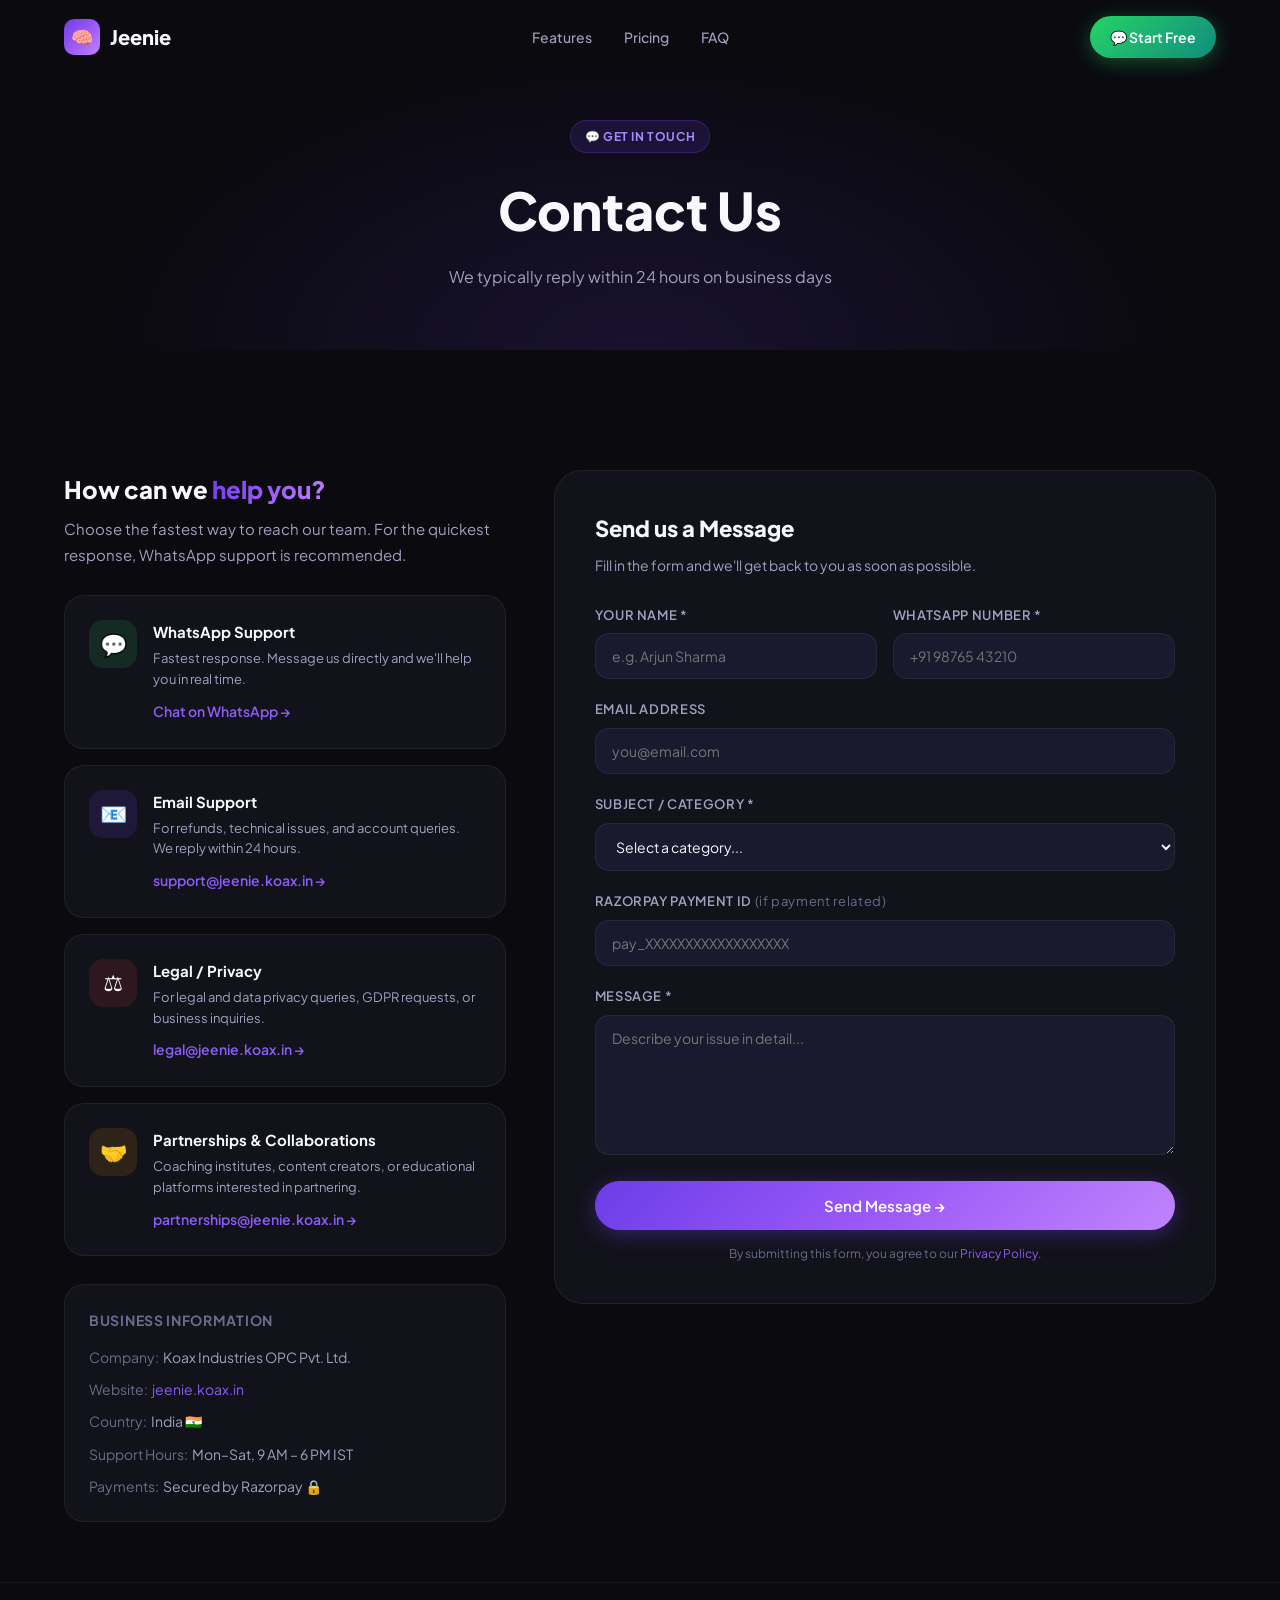
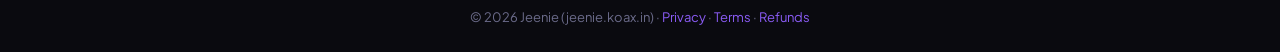
<file: contact.html>
<!DOCTYPE html>
<html lang="en">

<head>
    <meta charset="UTF-8" />
    <meta name="viewport" content="width=device-width, initial-scale=1.0" />
    <title>Contact Us – Jeenie</title>
    <meta name="description"
        content="Contact the Jeenie support team. We're here to help with any questions about our WhatsApp JEE prep bot." />
    <meta name="robots" content="index, follow" />
    <link rel="canonical" href="https://jeenie.koax.in/contact.html" />
    <link rel="icon" type="image/svg+xml"
        href="data:image/svg+xml,<svg xmlns='http://www.w3.org/2000/svg' viewBox='0 0 100 100'><rect width='100' height='100' rx='20' fill='%236C3DE8'/><text y='.9em' font-size='80' x='10'>🧠</text></svg>" />
    <link rel="stylesheet" href="css/style.css" />
    <style>
        .contact-grid {
            display: grid;
            grid-template-columns: 1fr 1.5fr;
            gap: 48px;
            align-items: start;
            margin-top: 60px;
        }

        .contact-channels {
            display: flex;
            flex-direction: column;
            gap: 16px;
        }

        .contact-channel {
            background: var(--bg-card);
            border: 1px solid var(--border);
            border-radius: var(--radius-lg);
            padding: 24px;
            display: flex;
            align-items: flex-start;
            gap: 16px;
            transition: var(--transition);
        }

        .contact-channel:hover {
            border-color: var(--border-hover);
            transform: translateY(-2px);
        }

        .contact-channel-icon {
            width: 48px;
            height: 48px;
            border-radius: var(--radius-md);
            display: flex;
            align-items: center;
            justify-content: center;
            font-size: 22px;
            flex-shrink: 0;
        }

        .contact-channel h3 {
            font-size: 15px;
            font-weight: 700;
            margin-bottom: 4px;
        }

        .contact-channel p {
            font-size: 13px;
            color: var(--text-secondary);
            margin-bottom: 8px;
        }

        .contact-channel a {
            font-size: 14px;
            font-weight: 600;
            color: var(--primary-light);
        }

        .contact-channel a:hover {
            text-decoration: underline;
        }

        .contact-form-card {
            background: var(--bg-card);
            border: 1px solid var(--border);
            border-radius: var(--radius-xl);
            padding: 40px;
        }

        .contact-form-card h2 {
            font-size: 22px;
            font-weight: 800;
            margin-bottom: 8px;
        }

        .contact-form-card>p {
            font-size: 14px;
            color: var(--text-secondary);
            margin-bottom: 28px;
        }

        .form-group {
            margin-bottom: 20px;
        }

        .form-group label {
            display: block;
            font-size: 13px;
            font-weight: 600;
            color: var(--text-secondary);
            margin-bottom: 8px;
            text-transform: uppercase;
            letter-spacing: 0.05em;
        }

        .form-group input,
        .form-group select,
        .form-group textarea {
            width: 100%;
            background: var(--bg-surface);
            border: 1.5px solid var(--border);
            border-radius: var(--radius-md);
            padding: 13px 16px;
            font-size: 14px;
            font-family: var(--font-sans);
            color: var(--text-primary);
            outline: none;
            transition: var(--transition);
        }

        .form-group input:focus,
        .form-group select:focus,
        .form-group textarea:focus {
            border-color: var(--primary);
            box-shadow: 0 0 0 3px rgba(108, 61, 232, 0.1);
        }

        .form-group textarea {
            height: 140px;
            resize: vertical;
        }

        .form-group select option {
            background: var(--bg-card);
        }

        .form-row {
            display: grid;
            grid-template-columns: 1fr 1fr;
            gap: 16px;
        }

        .form-submit {
            background: var(--gradient-primary);
            color: white;
            padding: 15px 32px;
            border-radius: var(--radius-pill);
            font-size: 15px;
            font-weight: 600;
            width: 100%;
            cursor: pointer;
            transition: var(--transition);
            border: none;
            box-shadow: 0 4px 20px rgba(108, 61, 232, 0.4);
        }

        .form-submit:hover {
            transform: translateY(-2px);
            box-shadow: 0 8px 30px rgba(108, 61, 232, 0.6);
        }

        .form-success {
            display: none;
            text-align: center;
            padding: 40px 20px;
        }

        .form-success-icon {
            font-size: 64px;
            display: block;
            margin-bottom: 16px;
        }

        .form-success h3 {
            font-size: 22px;
            font-weight: 800;
            margin-bottom: 8px;
        }

        .form-success p {
            font-size: 15px;
            color: var(--text-secondary);
        }

        @media (max-width: 768px) {
            .contact-grid {
                grid-template-columns: 1fr;
            }

            .form-row {
                grid-template-columns: 1fr;
            }
        }
    </style>
</head>

<body>
    <!-- Navigation -->
    <nav class="nav scrolled" id="nav" role="navigation" aria-label="Main navigation">
        <div class="container">
            <div class="nav-inner">
                <a href="/" class="nav-logo" aria-label="Jeenie Home">
                    <div class="logo-icon" aria-hidden="true">🧠</div>
                    <span>Jeenie</span>
                </a>
                <div class="nav-links">
                    <a href="/#features">Features</a>
                    <a href="/#pricing">Pricing</a>
                    <a href="/#faq">FAQ</a>
                </div>
                <div class="nav-cta">
                    <a href="https://wa.me/91XXXXXXXXXX?text=Hi+Jeenie!" target="_blank" rel="noopener noreferrer"
                        class="btn btn-whatsapp" style="padding:10px 20px;font-size:14px;">
                        💬 Start Free
                    </a>
                </div>
            </div>
        </div>
    </nav>
    <!-- Page Header -->
    <div class="page-hero" aria-label="Page header">
        <div class="container" style="position:relative;z-index:2;">
            <span class="badge badge-primary" style="margin-bottom:16px;display:inline-flex;">💬 Get in Touch</span>
            <h1>Contact Us</h1>
            <p>We typically reply within 24 hours on business days</p>
        </div>
    </div>
    <!-- Content -->
    <main>
        <section class="section-sm">
            <div class="container">
                <div class="contact-grid">
                    <!-- Left: Contact Channels -->
                    <div>
                        <h2 style="font-size:24px;font-weight:800;margin-bottom:8px;">How can we <span
                                class="text-gradient">help you?</span></h2>
                        <p style="font-size:15px;color:var(--text-secondary);margin-bottom:28px;line-height:1.7;">Choose
                            the fastest way to reach our team. For the quickest response, WhatsApp support is
                            recommended.</p>
                        <div class="contact-channels">
                            <div class="contact-channel">
                                <div class="contact-channel-icon" style="background:rgba(37,211,102,0.12);">💬</div>
                                <div>
                                    <h3>WhatsApp Support</h3>
                                    <p>Fastest response. Message us directly and we'll help you in real time.</p>
                                    <a href="https://wa.me/91XXXXXXXXXX?text=Hi+Jeenie+Support,+I+need+help+with..."
                                        target="_blank" rel="noopener noreferrer">Chat on WhatsApp →</a>
                                </div>
                            </div>
                            <div class="contact-channel">
                                <div class="contact-channel-icon" style="background:rgba(108,61,232,0.15);">📧</div>
                                <div>
                                    <h3>Email Support</h3>
                                    <p>For refunds, technical issues, and account queries. We reply within 24 hours.</p>
                                    <a href="mailto:support@jeenie.koax.in">support@jeenie.koax.in →</a>
                                </div>
                            </div>
                            <div class="contact-channel">
                                <div class="contact-channel-icon" style="background:rgba(239,68,68,0.12);">⚖️</div>
                                <div>
                                    <h3>Legal / Privacy</h3>
                                    <p>For legal and data privacy queries, GDPR requests, or business inquiries.</p>
                                    <a href="mailto:legal@jeenie.koax.in">legal@jeenie.koax.in →</a>
                                </div>
                            </div>
                            <div class="contact-channel">
                                <div class="contact-channel-icon" style="background:rgba(245,158,11,0.12);">🤝</div>
                                <div>
                                    <h3>Partnerships &amp; Collaborations</h3>
                                    <p>Coaching institutes, content creators, or educational platforms interested in
                                        partnering.</p>
                                    <a href="mailto:partnerships@jeenie.koax.in">partnerships@jeenie.koax.in →</a>
                                </div>
                            </div>
                        </div>
                        <!-- Info block -->
                        <div
                            style="margin-top:28px;background:var(--bg-card);border:1px solid var(--border);border-radius:var(--radius-lg);padding:24px;">
                            <h4
                                style="font-size:14px;font-weight:700;margin-bottom:14px;text-transform:uppercase;letter-spacing:0.05em;color:var(--text-muted);">
                                Business Information</h4>
                            <div
                                style="display:flex;flex-direction:column;gap:10px;font-size:14px;color:var(--text-secondary);">
                                <div><span style="color:var(--text-muted);">Company:</span>&nbsp; Koax Industries OPC
                                    Pvt. Ltd.
                                </div>
                                <div><span style="color:var(--text-muted);">Website:</span>&nbsp; <a
                                        href="https://jeenie.koax.in"
                                        style="color:var(--primary-light);">jeenie.koax.in</a></div>
                                <div><span style="color:var(--text-muted);">Country:</span>&nbsp; India 🇮🇳</div>
                                <div><span style="color:var(--text-muted);">Support Hours:</span>&nbsp; Mon–Sat, 9 AM –
                                    6 PM IST</div>
                                <div><span style="color:var(--text-muted);">Payments:</span>&nbsp; Secured by Razorpay
                                    🔒</div>
                            </div>
                        </div>
                    </div>
                    <!-- Right: Contact Form -->
                    <div class="contact-form-card">
                        <h2>Send us a Message</h2>
                        <p>Fill in the form and we'll get back to you as soon as possible.</p>
                        <form id="contactForm" novalidate aria-label="Contact form">
                            <div class="form-row">
                                <div class="form-group">
                                    <label for="name">Your Name *</label>
                                    <input type="text" id="name" name="name" placeholder="e.g. Arjun Sharma" required
                                        autocomplete="name" />
                                </div>
                                <div class="form-group">
                                    <label for="phone">WhatsApp Number *</label>
                                    <input type="tel" id="phone" name="phone" placeholder="+91 98765 43210" required
                                        autocomplete="tel" />
                                </div>
                            </div>
                            <div class="form-group">
                                <label for="email">Email Address</label>
                                <input type="email" id="email" name="email" placeholder="you@email.com"
                                    autocomplete="email" />
                            </div>
                            <div class="form-group">
                                <label for="subject">Subject / Category *</label>
                                <select id="subject" name="subject" required>
                                    <option value="" disabled selected>Select a category...</option>
                                    <option value="account">Account Issue</option>
                                    <option value="payment">Payment / Credits</option>
                                    <option value="refund">Refund Request</option>
                                    <option value="technical">Technical Problem</option>
                                    <option value="feature">Feature Request</option>
                                    <option value="content">Content / Question Error</option>
                                    <option value="partnership">Partnership Inquiry</option>
                                    <option value="privacy">Privacy / Data Request</option>
                                    <option value="other">Other</option>
                                </select>
                            </div>
                            <div class="form-group">
                                <label for="razorpay-id">Razorpay Payment ID <span
                                        style="color:var(--text-muted);font-weight:400;text-transform:none;">(if payment
                                        related)</span></label>
                                <input type="text" id="razorpay-id" name="razorpay_id"
                                    placeholder="pay_XXXXXXXXXXXXXXXXXX" />
                            </div>
                            <div class="form-group">
                                <label for="message">Message *</label>
                                <textarea id="message" name="message" placeholder="Describe your issue in detail..."
                                    required></textarea>
                            </div>
                            <button type="submit" class="form-submit" id="contactSubmit">
                                Send Message →
                            </button>
                            <p style="font-size:12px;color:var(--text-muted);text-align:center;margin-top:14px;">By
                                submitting this form, you agree to our <a href="privacy-policy.html"
                                    style="color:var(--primary-light);">Privacy Policy</a>.</p>
                        </form>
                        <div class="form-success" id="formSuccess" role="alert">
                            <span class="form-success-icon">✅</span>
                            <h3>Message Sent!</h3>
                            <p>We've received your message and will reply to your WhatsApp or email within <strong>24
                                    hours</strong>.</p>
                            <br />
                            <a href="/" class="btn btn-primary" style="margin:0 auto;display:inline-flex;">← Back to
                                Home</a>
                        </div>
                    </div>
                </div>
            </div>
        </section>
    </main>
    <!-- Footer -->
    <footer style="border-top:1px solid var(--border);padding:24px 0;text-align:center;">
        <div class="container">
            <p style="font-size:13px;color:var(--text-muted);">© 2026 Jeenie (jeenie.koax.in) · <a
                    href="privacy-policy.html" style="color:var(--primary-light);">Privacy</a> · <a
                    href="terms-of-service.html" style="color:var(--primary-light);">Terms</a> · <a
                    href="refund-policy.html" style="color:var(--primary-light);">Refunds</a></p>
        </div>
    </footer>
    <script src="js/main.js"></script>
    <script>
        // Contact form handling
        const form = document.getElementById('contactForm');
        const successDiv = document.getElementById('formSuccess');
        const submitBtn = document.getElementById('contactSubmit');
        form?.addEventListener('submit', async (e) => {
            e.preventDefault();

            // Basic validation
            const name = document.getElementById('name').value.trim();
            const phone = document.getElementById('phone').value.trim();
            const subject = document.getElementById('subject').value;
            const message = document.getElementById('message').value.trim();
            if (!name || !phone || !subject || !message) {
                alert('Please fill in all required fields (*).');
                return;
            }
            // Simulate form submission
            submitBtn.textContent = 'Sending...';
            submitBtn.disabled = true;
            // In production: send to your backend endpoint
            // await fetch('/api/contact', { method: 'POST', ... })

            setTimeout(() => {
                form.style.display = 'none';
                successDiv.style.display = 'block';
            }, 1200);
        });
        // Keyboard accessibility for FAQ
        document.querySelectorAll('.faq-question').forEach(q => {
            q.addEventListener('keydown', (e) => {
                if (e.key === 'Enter' || e.key === ' ') {
                    e.preventDefault();
                    q.click();
                }
            });
        });
    </script>
</body>

</html>
</file>
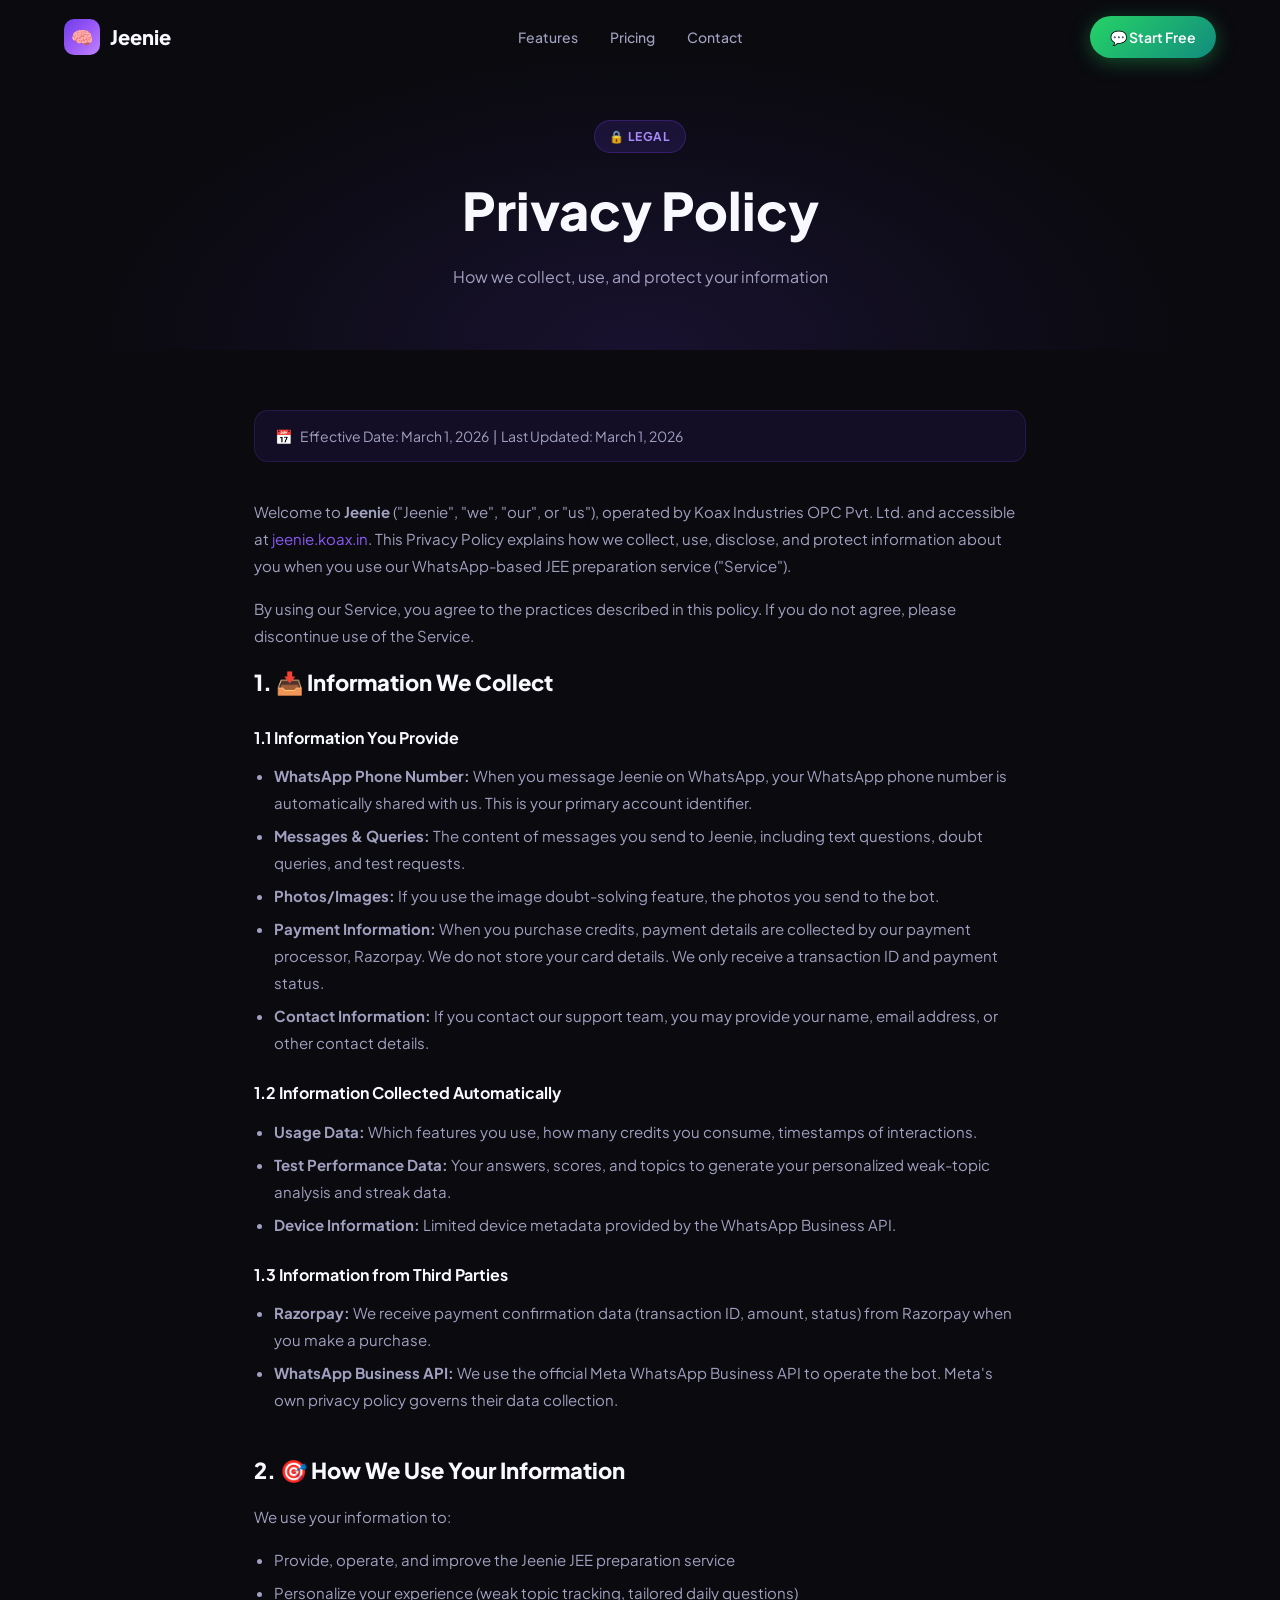
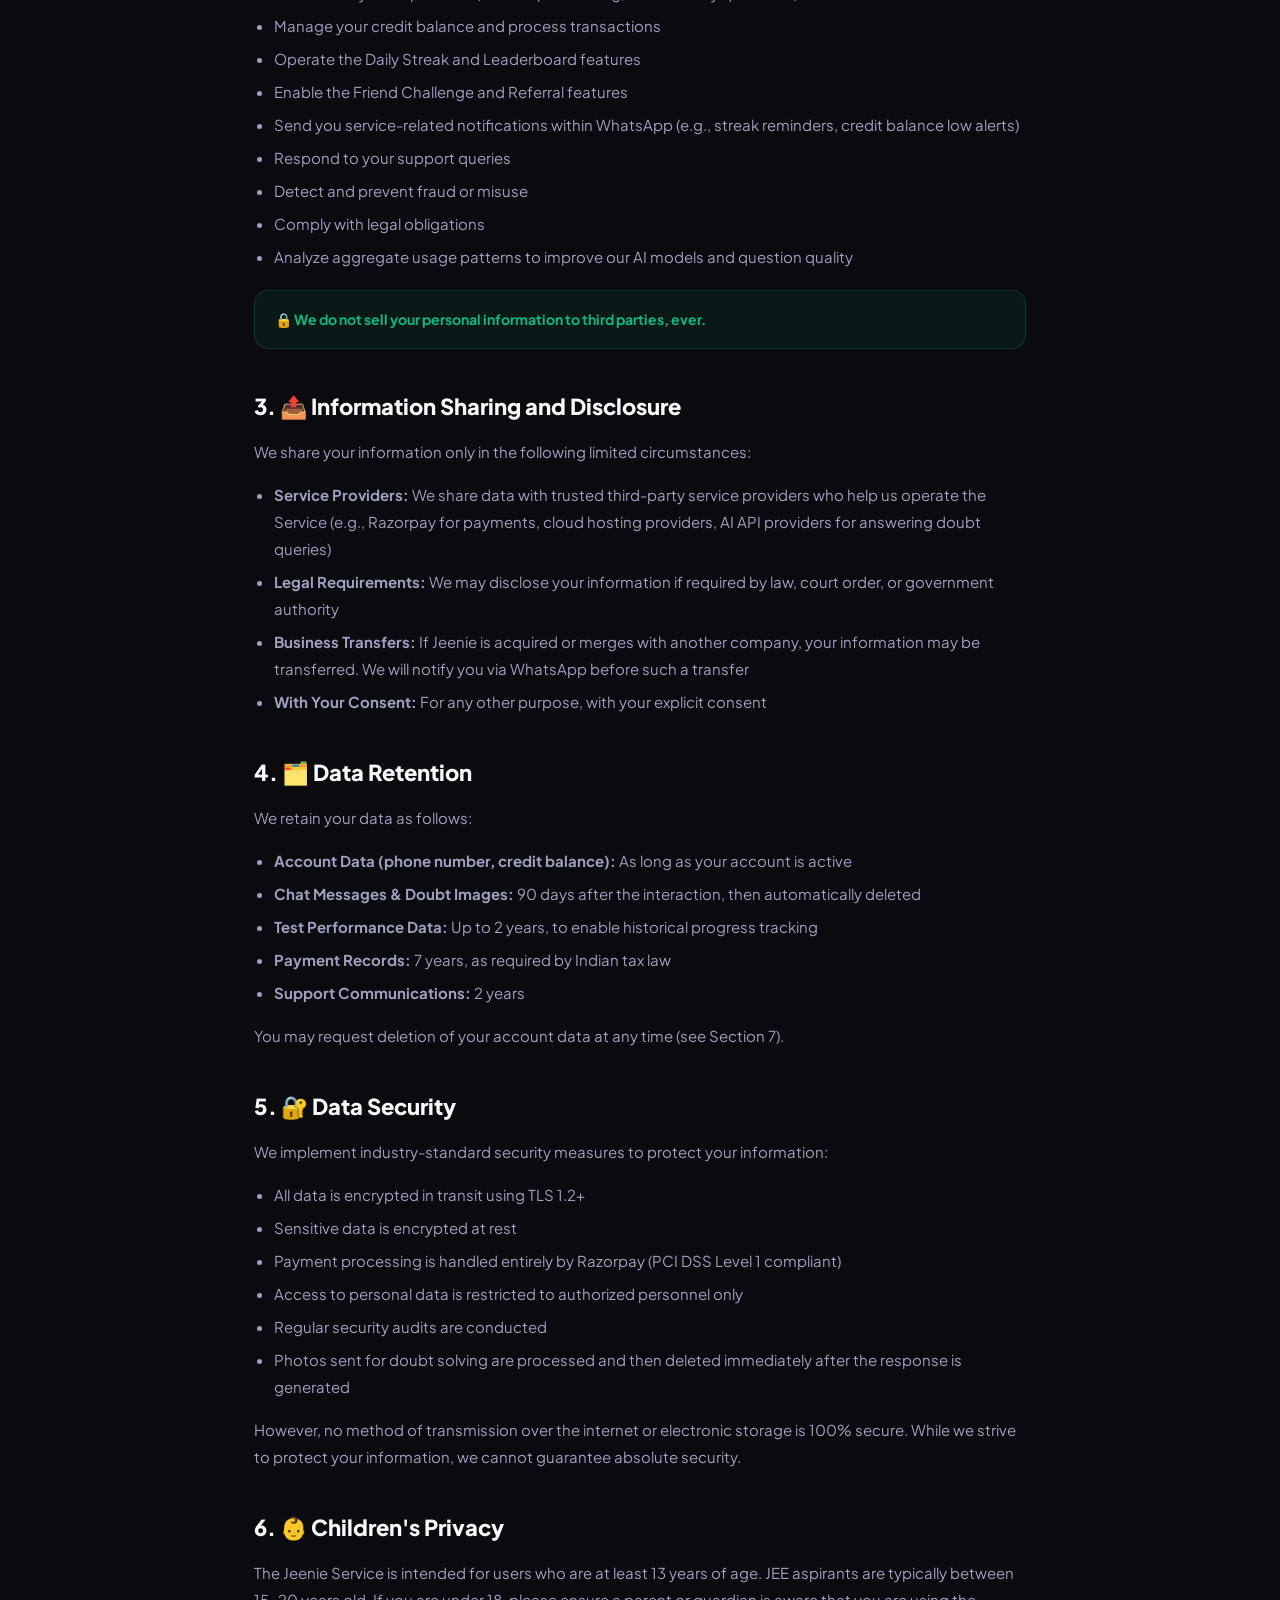
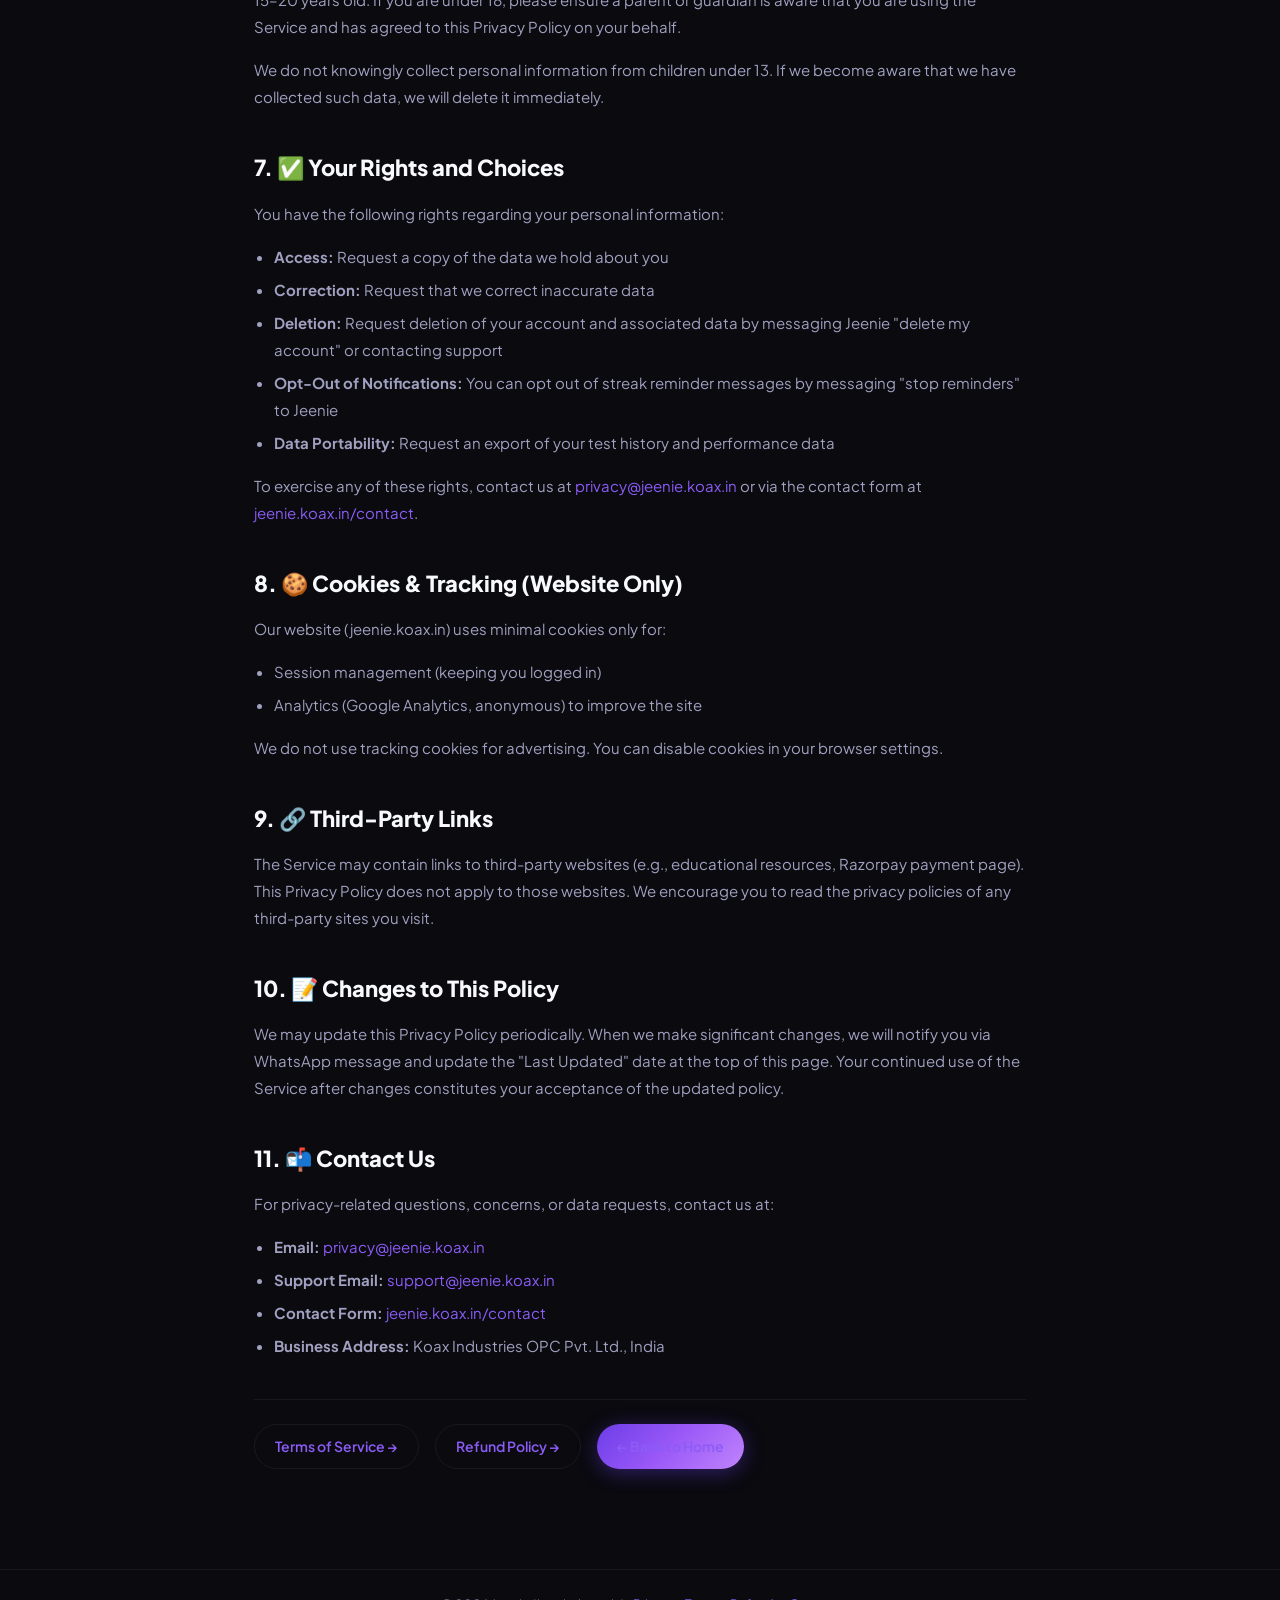
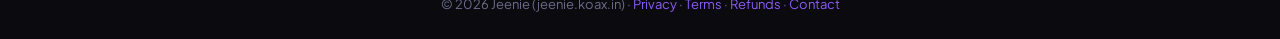
<file: privacy-policy.html>
<!DOCTYPE html>
<html lang="en">

<head>
    <meta charset="UTF-8" />
    <meta name="viewport" content="width=device-width, initial-scale=1.0" />
    <title>Privacy Policy – Jeenie</title>
    <meta name="description"
        content="Jeenie's Privacy Policy. Learn how we collect, use, and protect your personal information." />
    <meta name="robots" content="index, follow" />
    <link rel="canonical" href="https://jeenie.koax.in/privacy-policy.html" />
    <link rel="icon" type="image/svg+xml"
        href="data:image/svg+xml,<svg xmlns='http://www.w3.org/2000/svg' viewBox='0 0 100 100'><rect width='100' height='100' rx='20' fill='%236C3DE8'/><text y='.9em' font-size='80' x='10'>🧠</text></svg>" />
    <link rel="stylesheet" href="css/style.css" />
</head>

<body>
    <!-- Navigation -->
    <nav class="nav scrolled" id="nav" role="navigation" aria-label="Main navigation">
        <div class="container">
            <div class="nav-inner">
                <a href="/" class="nav-logo" aria-label="Jeenie Home">
                    <div class="logo-icon" aria-hidden="true">🧠</div>
                    <span>Jeenie</span>
                </a>
                <div class="nav-links">
                    <a href="/#features">Features</a>
                    <a href="/#pricing">Pricing</a>
                    <a href="contact.html">Contact</a>
                </div>
                <div class="nav-cta">
                    <a href="https://wa.me/91XXXXXXXXXX?text=Hi+Jeenie!" target="_blank" rel="noopener noreferrer"
                        class="btn btn-whatsapp" style="padding:10px 20px;font-size:14px;">
                        💬 Start Free
                    </a>
                </div>
            </div>
        </div>
    </nav>
    <!-- Page Header -->
    <div class="page-hero" aria-label="Page header">
        <div class="container" style="position:relative;z-index:2;">
            <span class="badge badge-primary" style="margin-bottom:16px;display:inline-flex;">🔒 Legal</span>
            <h1>Privacy Policy</h1>
            <p>How we collect, use, and protect your information</p>
        </div>
    </div>
    <!-- Content -->
    <main>
        <div class="doc-content">
            <div class="doc-effective">
                <span>📅</span>
                <span>Effective Date: March 1, 2026 &nbsp;|&nbsp; Last Updated: March 1, 2026</span>
            </div>
            <p>Welcome to <strong>Jeenie</strong> ("Jeenie", "we", "our", or "us"), operated by Koax Industries OPC Pvt.
                Ltd. and
                accessible at <a href="https://jeenie.koax.in">jeenie.koax.in</a>. This Privacy Policy explains how we
                collect, use, disclose, and protect information about you when you use our WhatsApp-based JEE
                preparation service ("Service").</p>
            <p>By using our Service, you agree to the practices described in this policy. If you do not agree, please
                discontinue use of the Service.</p>
            <h2>1. 📥 Information We Collect</h2>
            <h3>1.1 Information You Provide</h3>
            <ul>
                <li><strong>WhatsApp Phone Number:</strong> When you message Jeenie on WhatsApp, your WhatsApp phone
                    number is automatically shared with us. This is your primary account identifier.</li>
                <li><strong>Messages &amp; Queries:</strong> The content of messages you send to Jeenie, including text
                    questions, doubt queries, and test requests.</li>
                <li><strong>Photos/Images:</strong> If you use the image doubt-solving feature, the photos you send to
                    the bot.</li>
                <li><strong>Payment Information:</strong> When you purchase credits, payment details are collected by
                    our payment processor, Razorpay. We do not store your card details. We only receive a transaction ID
                    and payment status.</li>
                <li><strong>Contact Information:</strong> If you contact our support team, you may provide your name,
                    email address, or other contact details.</li>
            </ul>
            <h3>1.2 Information Collected Automatically</h3>
            <ul>
                <li><strong>Usage Data:</strong> Which features you use, how many credits you consume, timestamps of
                    interactions.</li>
                <li><strong>Test Performance Data:</strong> Your answers, scores, and topics to generate your
                    personalized weak-topic analysis and streak data.</li>
                <li><strong>Device Information:</strong> Limited device metadata provided by the WhatsApp Business API.
                </li>
            </ul>
            <h3>1.3 Information from Third Parties</h3>
            <ul>
                <li><strong>Razorpay:</strong> We receive payment confirmation data (transaction ID, amount, status)
                    from Razorpay when you make a purchase.</li>
                <li><strong>WhatsApp Business API:</strong> We use the official Meta WhatsApp Business API to operate
                    the bot. Meta's own privacy policy governs their data collection.</li>
            </ul>
            <h2>2. 🎯 How We Use Your Information</h2>
            <p>We use your information to:</p>
            <ul>
                <li>Provide, operate, and improve the Jeenie JEE preparation service</li>
                <li>Personalize your experience (weak topic tracking, tailored daily questions)</li>
                <li>Manage your credit balance and process transactions</li>
                <li>Operate the Daily Streak and Leaderboard features</li>
                <li>Enable the Friend Challenge and Referral features</li>
                <li>Send you service-related notifications within WhatsApp (e.g., streak reminders, credit balance low
                    alerts)</li>
                <li>Respond to your support queries</li>
                <li>Detect and prevent fraud or misuse</li>
                <li>Comply with legal obligations</li>
                <li>Analyze aggregate usage patterns to improve our AI models and question quality</li>
            </ul>
            <div class="doc-highlight">
                <p>🔒 <strong>We do not sell your personal information to third parties, ever.</strong></p>
            </div>
            <h2>3. 📤 Information Sharing and Disclosure</h2>
            <p>We share your information only in the following limited circumstances:</p>
            <ul>
                <li><strong>Service Providers:</strong> We share data with trusted third-party service providers who
                    help us operate the Service (e.g., Razorpay for payments, cloud hosting providers, AI API providers
                    for answering doubt queries)</li>
                <li><strong>Legal Requirements:</strong> We may disclose your information if required by law, court
                    order, or government authority</li>
                <li><strong>Business Transfers:</strong> If Jeenie is acquired or merges with another company, your
                    information may be transferred. We will notify you via WhatsApp before such a transfer</li>
                <li><strong>With Your Consent:</strong> For any other purpose, with your explicit consent</li>
            </ul>
            <h2>4. 🗂️ Data Retention</h2>
            <p>We retain your data as follows:</p>
            <ul>
                <li><strong>Account Data (phone number, credit balance):</strong> As long as your account is active</li>
                <li><strong>Chat Messages &amp; Doubt Images:</strong> 90 days after the interaction, then automatically
                    deleted</li>
                <li><strong>Test Performance Data:</strong> Up to 2 years, to enable historical progress tracking</li>
                <li><strong>Payment Records:</strong> 7 years, as required by Indian tax law</li>
                <li><strong>Support Communications:</strong> 2 years</li>
            </ul>
            <p>You may request deletion of your account data at any time (see Section 7).</p>
            <h2>5. 🔐 Data Security</h2>
            <p>We implement industry-standard security measures to protect your information:</p>
            <ul>
                <li>All data is encrypted in transit using TLS 1.2+</li>
                <li>Sensitive data is encrypted at rest</li>
                <li>Payment processing is handled entirely by Razorpay (PCI DSS Level 1 compliant)</li>
                <li>Access to personal data is restricted to authorized personnel only</li>
                <li>Regular security audits are conducted</li>
                <li>Photos sent for doubt solving are processed and then deleted immediately after the response is
                    generated</li>
            </ul>
            <p>However, no method of transmission over the internet or electronic storage is 100% secure. While we
                strive to protect your information, we cannot guarantee absolute security.</p>
            <h2>6. 👶 Children's Privacy</h2>
            <p>The Jeenie Service is intended for users who are at least 13 years of age. JEE aspirants are typically
                between 15–20 years old. If you are under 18, please ensure a parent or guardian is aware that you are
                using the Service and has agreed to this Privacy Policy on your behalf.</p>
            <p>We do not knowingly collect personal information from children under 13. If we become aware that we have
                collected such data, we will delete it immediately.</p>
            <h2>7. ✅ Your Rights and Choices</h2>
            <p>You have the following rights regarding your personal information:</p>
            <ul>
                <li><strong>Access:</strong> Request a copy of the data we hold about you</li>
                <li><strong>Correction:</strong> Request that we correct inaccurate data</li>
                <li><strong>Deletion:</strong> Request deletion of your account and associated data by messaging Jeenie
                    "delete my account" or contacting support</li>
                <li><strong>Opt-Out of Notifications:</strong> You can opt out of streak reminder messages by messaging
                    "stop reminders" to Jeenie</li>
                <li><strong>Data Portability:</strong> Request an export of your test history and performance data</li>
            </ul>
            <p>To exercise any of these rights, contact us at <a
                    href="mailto:privacy@jeenie.koax.in">privacy@jeenie.koax.in</a> or via the contact form at <a
                    href="contact.html">jeenie.koax.in/contact</a>.</p>
            <h2>8. 🍪 Cookies &amp; Tracking (Website Only)</h2>
            <p>Our website (jeenie.koax.in) uses minimal cookies only for:</p>
            <ul>
                <li>Session management (keeping you logged in)</li>
                <li>Analytics (Google Analytics, anonymous) to improve the site</li>
            </ul>
            <p>We do not use tracking cookies for advertising. You can disable cookies in your browser settings.</p>
            <h2>9. 🔗 Third-Party Links</h2>
            <p>The Service may contain links to third-party websites (e.g., educational resources, Razorpay payment
                page). This Privacy Policy does not apply to those websites. We encourage you to read the privacy
                policies of any third-party sites you visit.</p>
            <h2>10. 📝 Changes to This Policy</h2>
            <p>We may update this Privacy Policy periodically. When we make significant changes, we will notify you via
                WhatsApp message and update the "Last Updated" date at the top of this page. Your continued use of the
                Service after changes constitutes your acceptance of the updated policy.</p>
            <h2>11. 📬 Contact Us</h2>
            <p>For privacy-related questions, concerns, or data requests, contact us at:</p>
            <ul>
                <li><strong>Email:</strong> <a href="mailto:privacy@jeenie.koax.in">privacy@jeenie.koax.in</a></li>
                <li><strong>Support Email:</strong> <a href="mailto:support@jeenie.koax.in">support@jeenie.koax.in</a>
                </li>
                <li><strong>Contact Form:</strong> <a href="contact.html">jeenie.koax.in/contact</a></li>
                <li><strong>Business Address:</strong> Koax Industries OPC Pvt. Ltd., India</li>
            </ul>
            <div
                style="border-top:1px solid var(--border);margin-top:40px;padding-top:24px;display:flex;gap:16px;flex-wrap:wrap;">
                <a href="terms-of-service.html" class="btn btn-outline" style="font-size:14px;padding:10px 20px;">Terms
                    of Service →</a>
                <a href="refund-policy.html" class="btn btn-outline" style="font-size:14px;padding:10px 20px;">Refund
                    Policy →</a>
                <a href="/" class="btn btn-primary" style="font-size:14px;padding:10px 20px;">← Back to Home</a>
            </div>
        </div>
    </main>
    <!-- Footer -->
    <footer style="border-top:1px solid var(--border);padding:24px 0;text-align:center;">
        <div class="container">
            <p style="font-size:13px;color:var(--text-muted);">© 2026 Jeenie (jeenie.koax.in) · <a
                    href="privacy-policy.html" style="color:var(--primary-light);">Privacy</a> · <a
                    href="terms-of-service.html" style="color:var(--primary-light);">Terms</a> · <a
                    href="refund-policy.html" style="color:var(--primary-light);">Refunds</a> · <a href="contact.html"
                    style="color:var(--primary-light);">Contact</a></p>
        </div>
    </footer>
    <script src="js/main.js"></script>
</body>

</html>
</file>
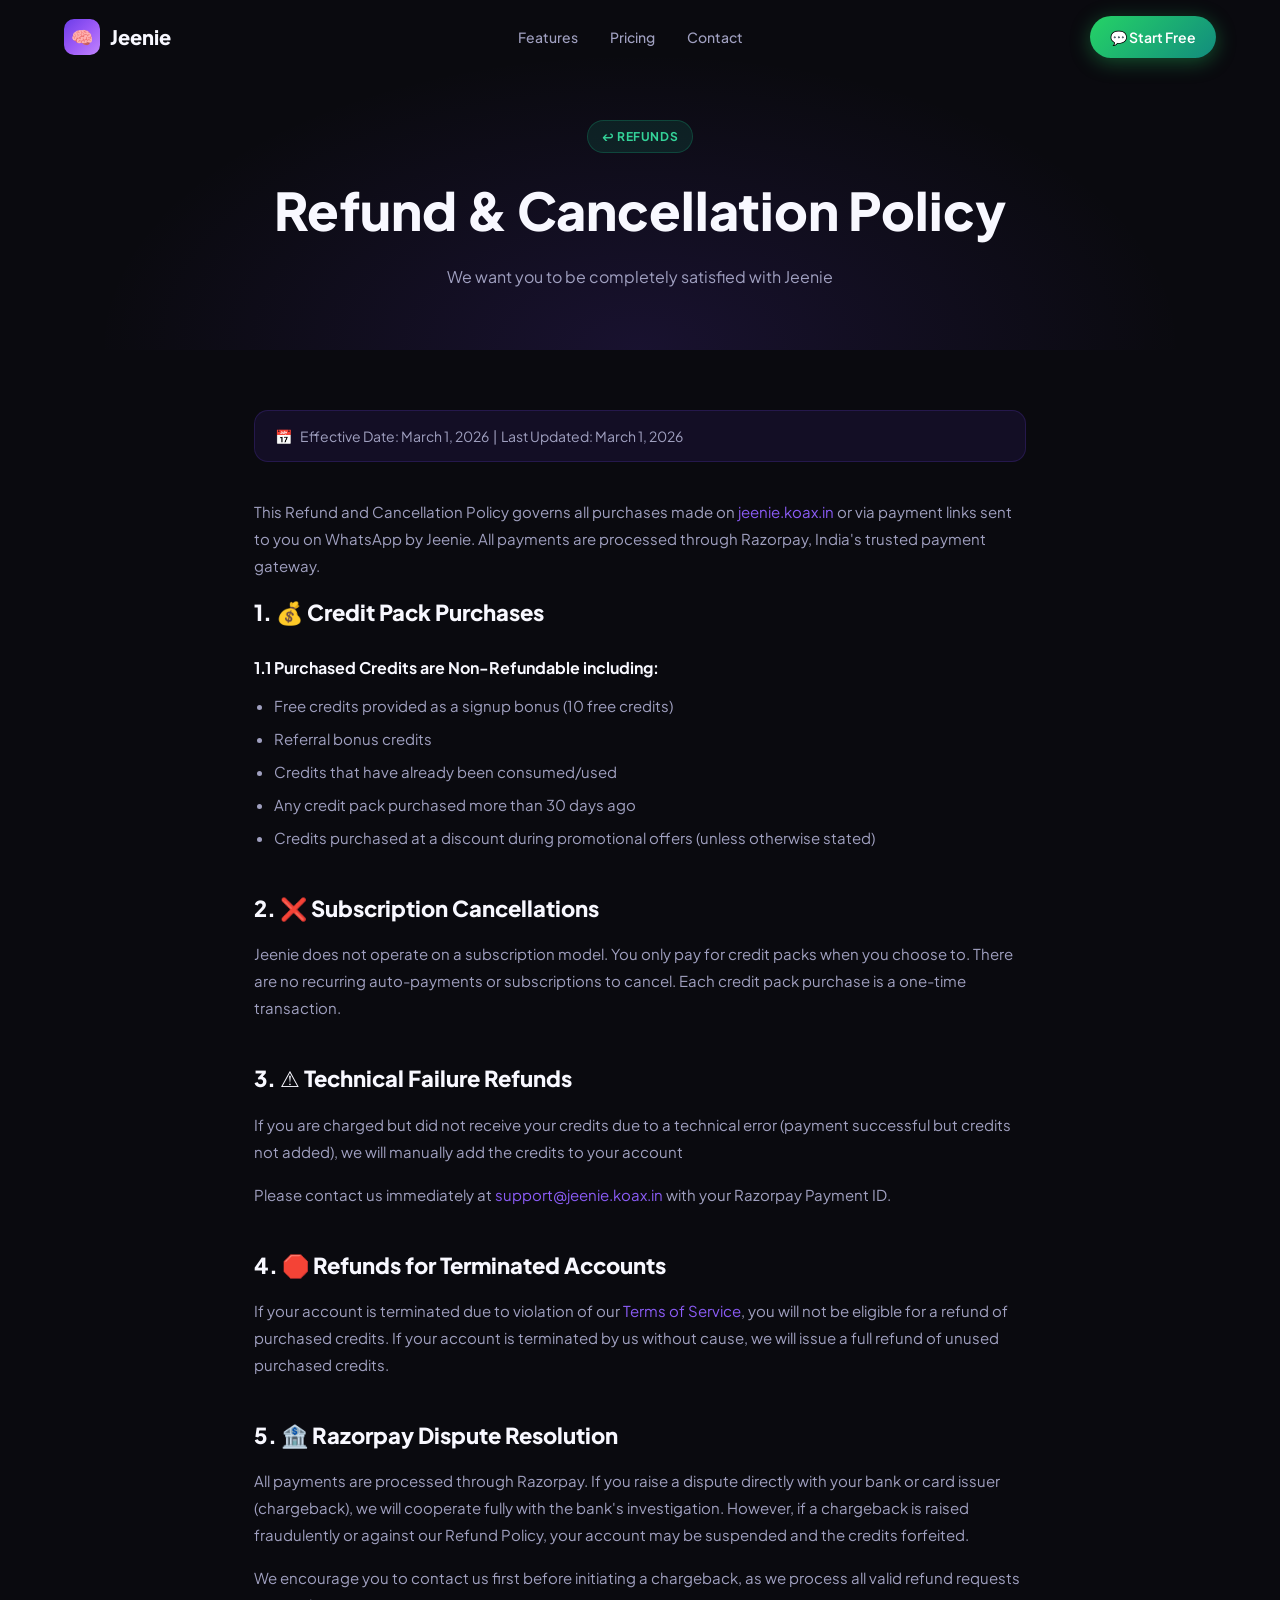
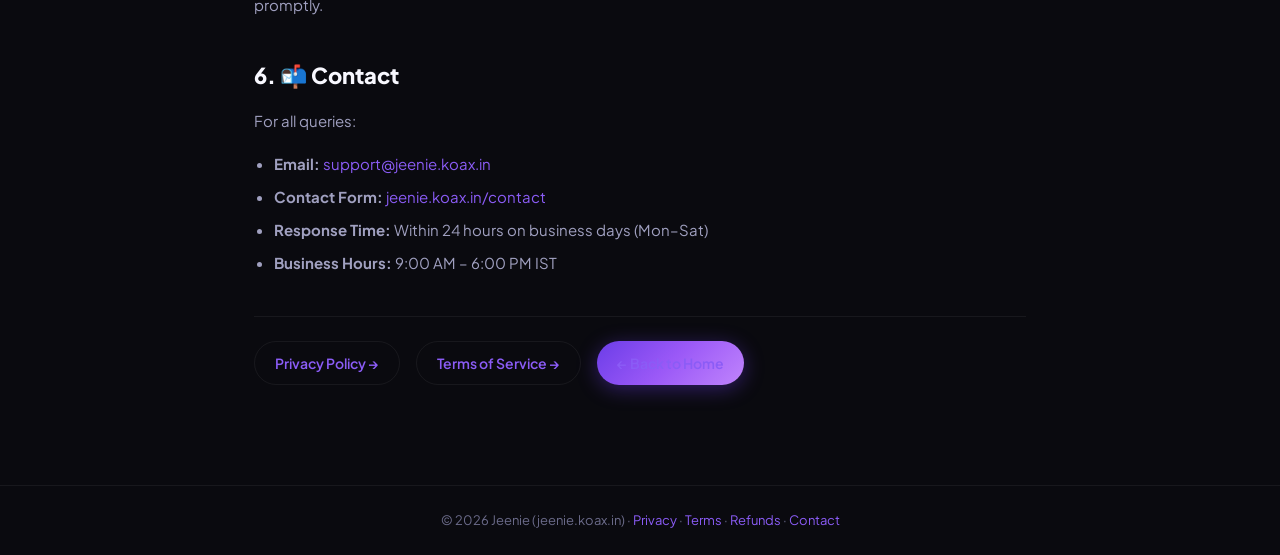
<file: refund-policy.html>
<!DOCTYPE html>
<html lang="en">

<head>
    <meta charset="UTF-8" />
    <meta name="viewport" content="width=device-width, initial-scale=1.0" />
    <title>Refund Policy – Jeenie</title>
    <meta name="description"
        content="Jeenie's Refund and Cancellation Policy. Learn about our 7-day refund guarantee for unused credits." />
    <meta name="robots" content="index, follow" />
    <link rel="canonical" href="https://jeenie.koax.in/refund-policy.html" />
    <link rel="icon" type="image/svg+xml"
        href="data:image/svg+xml,<svg xmlns='http://www.w3.org/2000/svg' viewBox='0 0 100 100'><rect width='100' height='100' rx='20' fill='%236C3DE8'/><text y='.9em' font-size='80' x='10'>🧠</text></svg>" />
    <link rel="stylesheet" href="css/style.css" />
</head>

<body>
    <!-- Navigation -->
    <nav class="nav scrolled" id="nav" role="navigation" aria-label="Main navigation">
        <div class="container">
            <div class="nav-inner">
                <a href="/" class="nav-logo" aria-label="Jeenie Home">
                    <div class="logo-icon" aria-hidden="true">🧠</div>
                    <span>Jeenie</span>
                </a>
                <div class="nav-links">
                    <a href="/#features">Features</a>
                    <a href="/#pricing">Pricing</a>
                    <a href="contact.html">Contact</a>
                </div>
                <div class="nav-cta">
                    <a href="https://wa.me/91XXXXXXXXXX?text=Hi+Jeenie!" target="_blank" rel="noopener noreferrer"
                        class="btn btn-whatsapp" style="padding:10px 20px;font-size:14px;">
                        💬 Start Free
                    </a>
                </div>
            </div>
        </div>
    </nav>
    <!-- Page Header -->
    <div class="page-hero" aria-label="Page header">
        <div class="container" style="position:relative;z-index:2;">
            <span class="badge badge-green" style="margin-bottom:16px;display:inline-flex;">↩️ Refunds</span>
            <h1>Refund &amp; Cancellation Policy</h1>
            <p>We want you to be completely satisfied with Jeenie</p>
        </div>
    </div>
    <!-- Content -->
    <main>
        <div class="doc-content">
            <div class="doc-effective">
                <span>📅</span>
                <span>Effective Date: March 1, 2026 &nbsp;|&nbsp; Last Updated: March 1, 2026</span>
            </div>
            <!-- <div class="doc-highlight">
                <p>🎯 <strong>Our Commitment:</strong> We offer a straightforward 7-day refund guarantee on purchased
                    credit packs. Your satisfaction is our priority.</p>
            </div> -->
            <p>This Refund and Cancellation Policy governs all purchases made on <a
                    href="https://jeenie.koax.in">jeenie.koax.in</a> or via payment links sent to you on WhatsApp by
                Jeenie. All payments are processed through Razorpay, India's trusted payment gateway.</p>
            <h2>1. 💰 Credit Pack Purchases</h2>
            <!-- <h3>1.1 Eligibility for Refund</h3>
            <p>You are eligible for a refund under the following conditions:</p>
            <ul>
                <li><strong>Full Refund:</strong> You have not used any of the purchased credits and request a refund
                    within <strong>7 calendar days</strong> from the date of purchase.</li>
                <li><strong>Partial Refund:</strong> You have used some but not all of the purchased credits. We will
                    refund the value of the remaining (unused) credits on a pro-rata basis, provided the request is made
                    within <strong>30 calendar days</strong> of purchase.</li>
            </ul> -->
            <h3>1.1 Purchased Credits are Non-Refundable including:</h3>
            <ul>
                <li>Free credits provided as a signup bonus (10 free credits)</li>
                <li>Referral bonus credits</li>
                <li>Credits that have already been consumed/used</li>
                <li>Any credit pack purchased more than 30 days ago</li>
                <li>Credits purchased at a discount during promotional offers (unless otherwise stated)</li>
            </ul>
            <!-- <h2>2. 📊 How Partial Refunds Are Calculated</h2>
            <p>If you've used some credits, the refund amount is calculated as:</p>
            <div
                style="background:var(--bg-surface);border:1px solid var(--border);border-radius:var(--radius-md);padding:20px;margin:16px 0;font-family:var(--font-mono);">
                <p style="color:var(--text-secondary);margin:0;font-size:14px;">
                    <strong style="color:var(--primary-light);">Refund Amount</strong> = (Unused Credits ÷ Total Pack
                    Credits) × Purchase Price<br /><br />
                    <em style="color:var(--text-muted);">Example: You bought the ₹299 pack (120 credits) and used 40
                        credits.<br />
                        Unused = 80 credits.<br />
                        Refund = (80 ÷ 120) × ₹299 = <strong style="color:var(--secondary);">₹199.33</strong></em>
                </p>
            </div> -->
            <!-- <h2>2. ⏱️ Refund Processing Timeline</h2>
            <ul>
                <li><strong>Refund Request Review:</strong> 1–2 business days after we receive your request</li>
                <li><strong>Refund to Original Payment Method:</strong> 5–7 business days after approval</li>
                <li><strong>UPI:</strong> Typically 1–3 business days</li>
                <li><strong>Credit/Debit Card:</strong> 5–7 business days (may appear on next statement)</li>
                <li><strong>Net Banking:</strong> 3–5 business days</li>
            </ul>
            <p>Refund timelines may vary based on your bank's processing speed. We have no control over delays caused by
                your bank.</p>
            <h2>3. 🔄 How to Request a Refund</h2>
            <p>To request a refund, please contact us through any of the following channels:</p>
            <h3>Option 1: Email (Fastest)</h3>
            <p>Send an email to <a href="mailto:support@jeenie.koax.in">support@jeenie.koax.in</a> with the subject:
                <strong>"Refund Request – [Your Phone Number]"</strong> and include:
            </p>
            <ul>
                <li>Your WhatsApp phone number (registered with Jeenie)</li>
                <li>Razorpay Payment ID (found in your purchase confirmation email or WhatsApp message)</li>
                <li>Credit pack purchased (₹49 / ₹99 / ₹199)</li>
                <li>Reason for refund request</li>
            </ul>
            <h3>Option 2: Contact Form</h3>
            <p>Fill in the form at <a href="contact.html">jeenie.koax.in/contact</a> with the same details.</p>
            <h3>Option 3: WhatsApp Support</h3>
            <p>Message <strong>"I need a refund"</strong> to Jeenie and we'll guide you through the process.</p> -->
            <h2>2. ❌ Subscription Cancellations</h2>
            <p>Jeenie does not operate on a subscription model. You only pay for credit packs when you choose to. There
                are no recurring auto-payments or subscriptions to cancel. Each credit pack purchase is a one-time
                transaction.</p>
            <h2>3. ⚠️ Technical Failure Refunds</h2>
            <p>If you are charged but did not receive your credits due to a technical error (payment successful but
                credits not added), we will manually add the credits to your account</p>
            <p>Please contact us immediately at <a href="mailto:support@jeenie.koax.in">support@jeenie.koax.in</a> with
                your Razorpay Payment ID.</p>
            <h2>4. 🛑 Refunds for Terminated Accounts</h2>
            <p>If your account is terminated due to violation of our <a href="terms-of-service.html">Terms of
                    Service</a>, you will not be eligible for a refund of purchased credits. If your account is
                terminated by us without cause, we will issue a full refund of unused purchased credits.</p>
            <h2>5. 🏦 Razorpay Dispute Resolution</h2>
            <p>All payments are processed through Razorpay. If you raise a dispute directly with your bank or card
                issuer (chargeback), we will cooperate fully with the bank's investigation. However, if a chargeback is
                raised fraudulently or against our Refund Policy, your account may be suspended and the credits
                forfeited.</p>
            <p>We encourage you to contact us first before initiating a chargeback, as we process all valid refund
                requests promptly.</p>
            <h2>6. 📬 Contact</h2>
            <p>For all queries:</p>
            <ul>
                <li><strong>Email:</strong> <a href="mailto:support@jeenie.koax.in">support@jeenie.koax.in</a></li>
                <li><strong>Contact Form:</strong> <a href="contact.html">jeenie.koax.in/contact</a></li>
                <li><strong>Response Time:</strong> Within 24 hours on business days (Mon–Sat)</li>
                <li><strong>Business Hours:</strong> 9:00 AM – 6:00 PM IST</li>
            </ul>
            <div
                style="border-top:1px solid var(--border);margin-top:40px;padding-top:24px;display:flex;gap:16px;flex-wrap:wrap;">
                <a href="privacy-policy.html" class="btn btn-outline" style="font-size:14px;padding:10px 20px;">Privacy
                    Policy →</a>
                <a href="terms-of-service.html" class="btn btn-outline" style="font-size:14px;padding:10px 20px;">Terms
                    of Service →</a>
                <a href="/" class="btn btn-primary" style="font-size:14px;padding:10px 20px;">← Back to Home</a>
            </div>
        </div>
    </main>
    <!-- Footer -->
    <footer style="border-top:1px solid var(--border);padding:24px 0;text-align:center;">
        <div class="container">
            <p style="font-size:13px;color:var(--text-muted);">© 2026 Jeenie (jeenie.koax.in) · <a
                    href="privacy-policy.html" style="color:var(--primary-light);">Privacy</a> · <a
                    href="terms-of-service.html" style="color:var(--primary-light);">Terms</a> · <a
                    href="refund-policy.html" style="color:var(--primary-light);">Refunds</a> · <a href="contact.html"
                    style="color:var(--primary-light);">Contact</a></p>
        </div>
    </footer>
    <script src="js/main.js"></script>
</body>

</html>
</file>
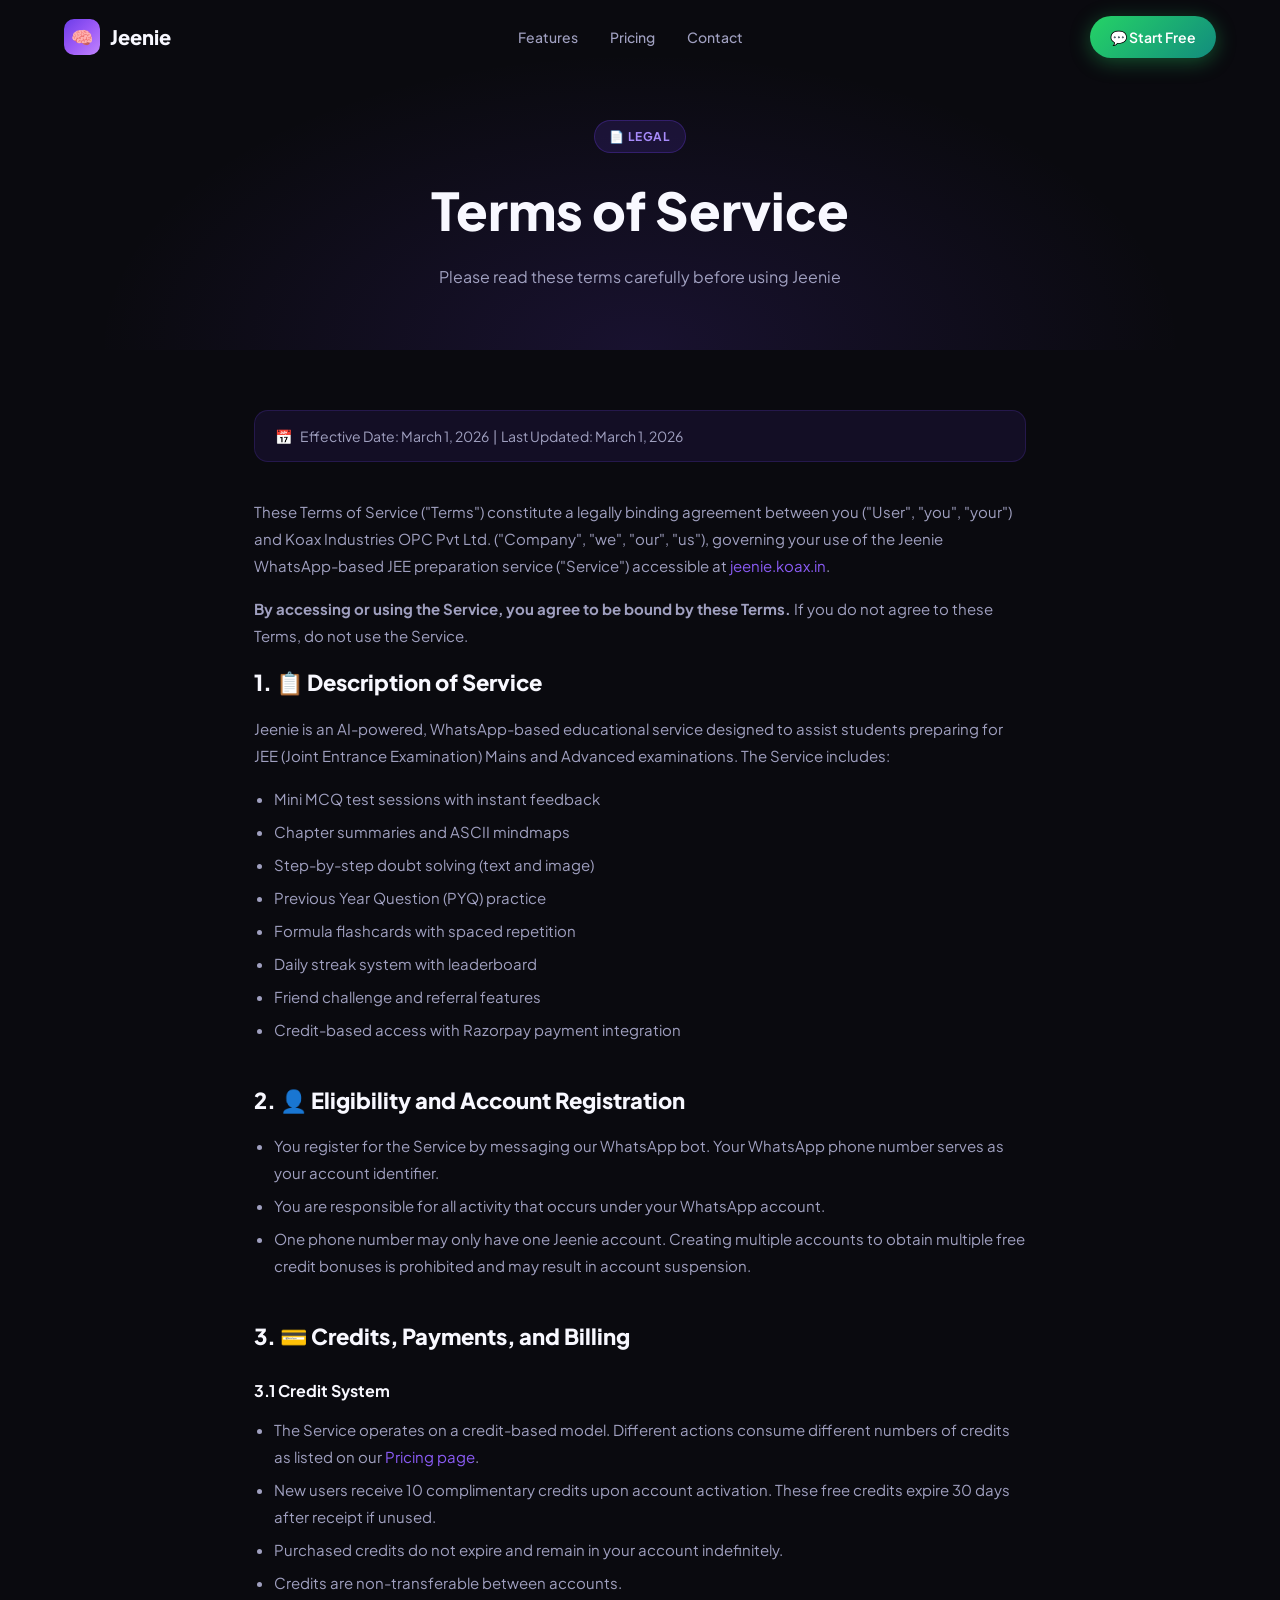
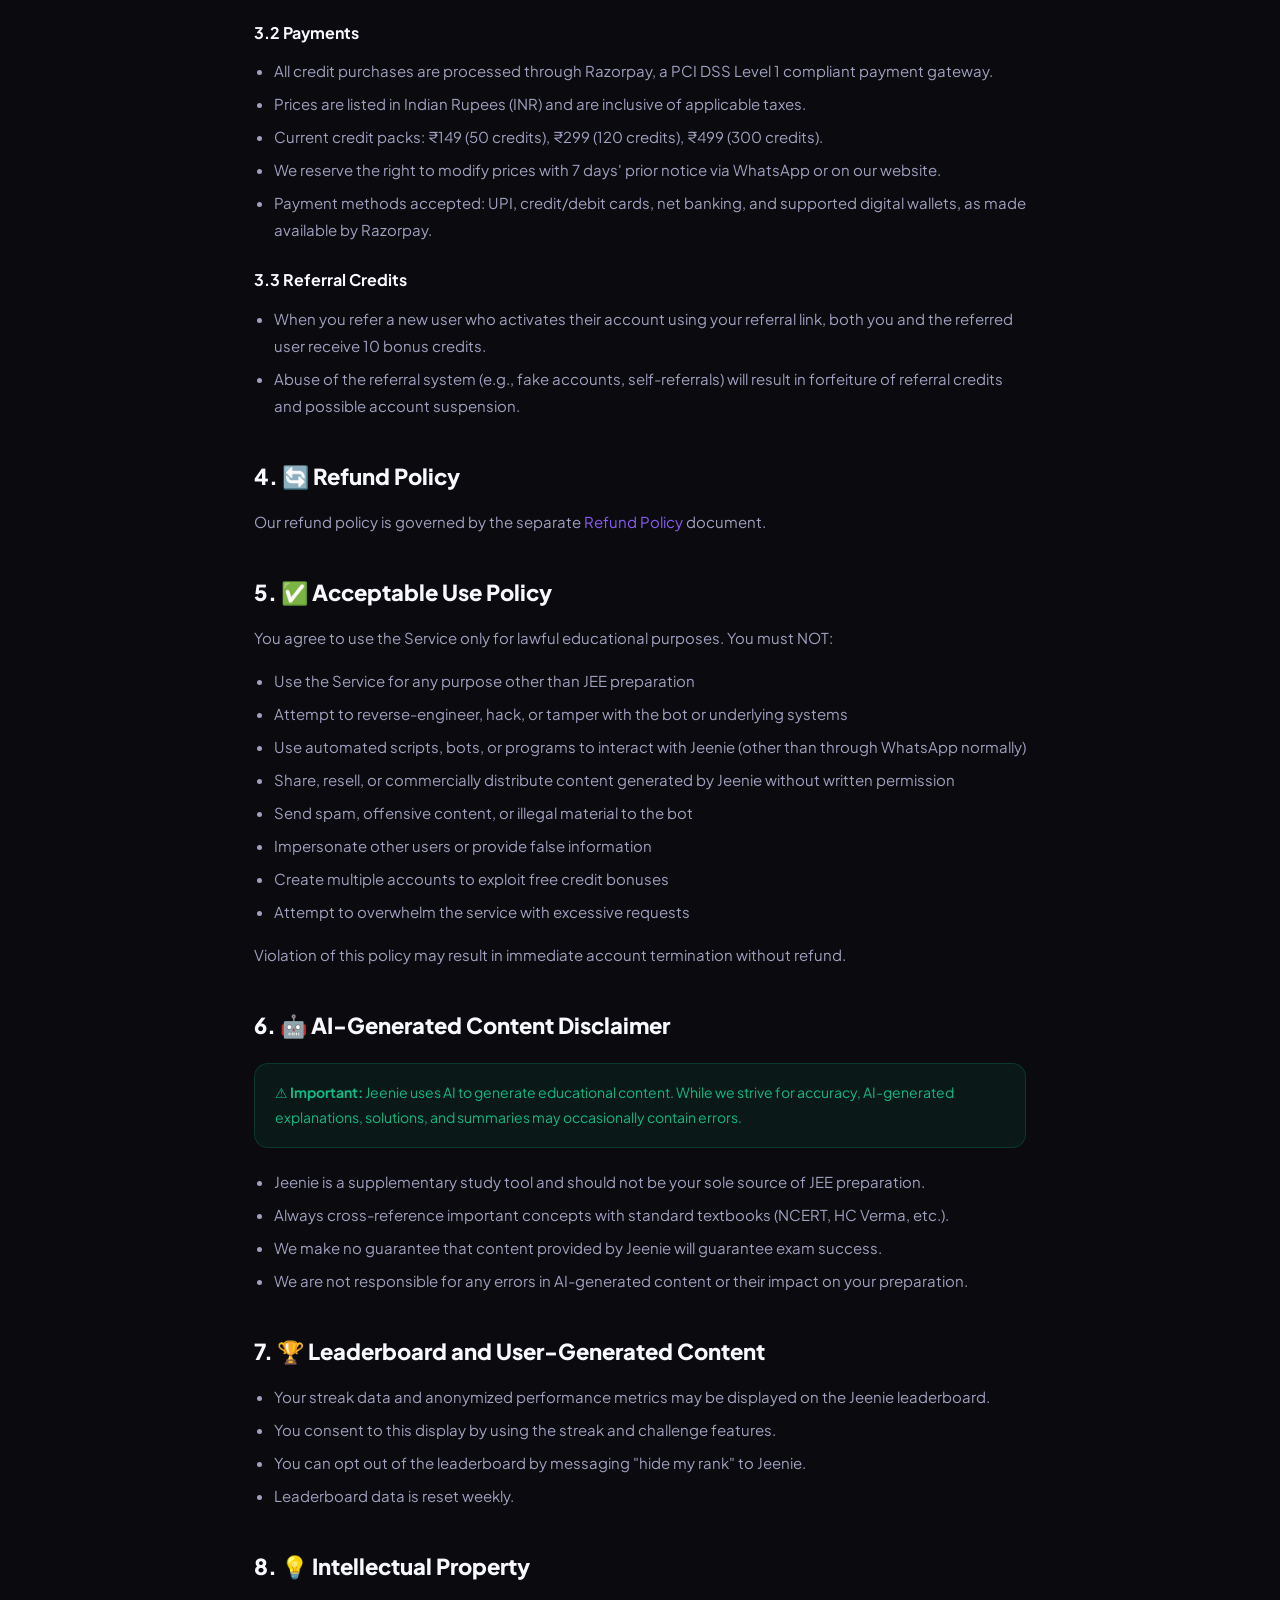
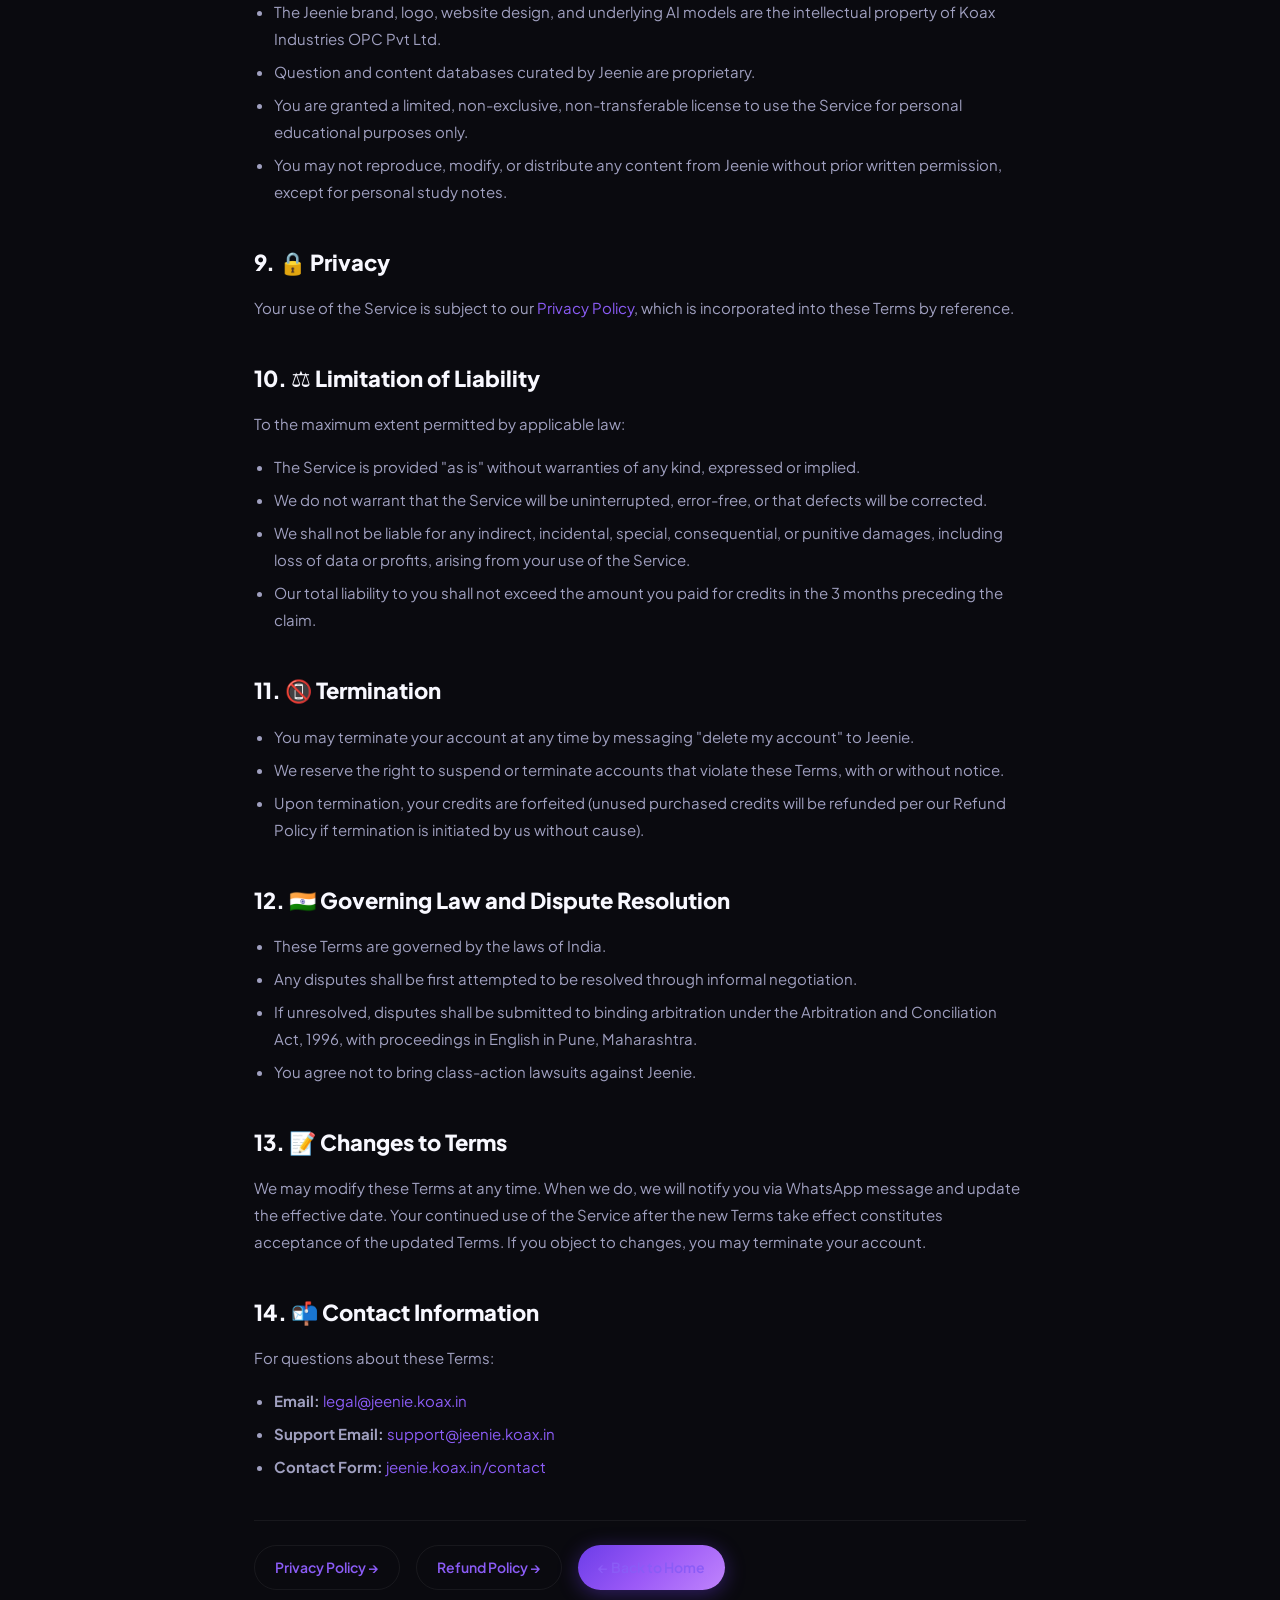
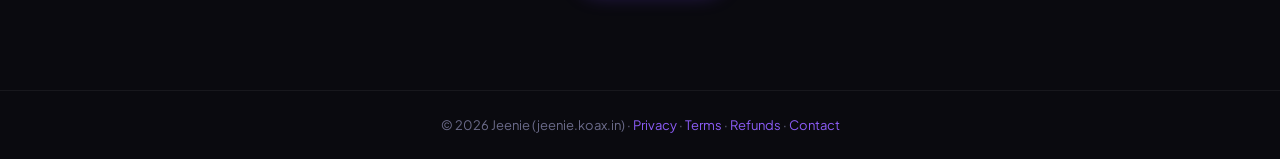
<file: terms-of-service.html>
<!DOCTYPE html>
<html lang="en">

<head>
    <meta charset="UTF-8" />
    <meta name="viewport" content="width=device-width, initial-scale=1.0" />
    <title>Terms of Service – Jeenie</title>
    <meta name="description"
        content="Jeenie's Terms of Service. Read the terms governing your use of the WhatsApp JEE preparation service." />
    <meta name="robots" content="index, follow" />
    <link rel="canonical" href="https://jeenie.koax.in/terms-of-service.html" />
    <link rel="icon" type="image/svg+xml"
        href="data:image/svg+xml,<svg xmlns='http://www.w3.org/2000/svg' viewBox='0 0 100 100'><rect width='100' height='100' rx='20' fill='%236C3DE8'/><text y='.9em' font-size='80' x='10'>🧠</text></svg>" />
    <link rel="stylesheet" href="css/style.css" />
</head>

<body>
    <!-- Navigation -->
    <nav class="nav scrolled" id="nav" role="navigation" aria-label="Main navigation">
        <div class="container">
            <div class="nav-inner">
                <a href="/" class="nav-logo" aria-label="Jeenie Home">
                    <div class="logo-icon" aria-hidden="true">🧠</div>
                    <span>Jeenie</span>
                </a>
                <div class="nav-links">
                    <a href="/#features">Features</a>
                    <a href="/#pricing">Pricing</a>
                    <a href="contact.html">Contact</a>
                </div>
                <div class="nav-cta">
                    <a href="https://wa.me/91XXXXXXXXXX?text=Hi+Jeenie!" target="_blank" rel="noopener noreferrer"
                        class="btn btn-whatsapp" style="padding:10px 20px;font-size:14px;">
                        💬 Start Free
                    </a>
                </div>
            </div>
        </div>
    </nav>
    <!-- Page Header -->
    <div class="page-hero" aria-label="Page header">
        <div class="container" style="position:relative;z-index:2;">
            <span class="badge badge-primary" style="margin-bottom:16px;display:inline-flex;">📄 Legal</span>
            <h1>Terms of Service</h1>
            <p>Please read these terms carefully before using Jeenie</p>
        </div>
    </div>
    <!-- Content -->
    <main>
        <div class="doc-content">
            <div class="doc-effective">
                <span>📅</span>
                <span>Effective Date: March 1, 2026 &nbsp;|&nbsp; Last Updated: March 1, 2026</span>
            </div>
            <p>These Terms of Service ("Terms") constitute a legally binding agreement between you ("User", "you",
                "your") and Koax Industries OPC Pvt Ltd. ("Company", "we", "our", "us"), governing your use of the
                Jeenie
                WhatsApp-based JEE preparation service ("Service") accessible at <a
                    href="https://jeenie.koax.in">jeenie.koax.in</a>.</p>
            <p><strong>By accessing or using the Service, you agree to be bound by these Terms.</strong> If you do not
                agree to these Terms, do not use the Service.</p>
            <h2>1. 📋 Description of Service</h2>
            <p>Jeenie is an AI-powered, WhatsApp-based educational service designed to assist students preparing for JEE
                (Joint Entrance Examination) Mains and Advanced examinations. The Service includes:</p>
            <ul>
                <li>Mini MCQ test sessions with instant feedback</li>
                <li>Chapter summaries and ASCII mindmaps</li>
                <li>Step-by-step doubt solving (text and image)</li>
                <li>Previous Year Question (PYQ) practice</li>
                <li>Formula flashcards with spaced repetition</li>
                <li>Daily streak system with leaderboard</li>
                <li>Friend challenge and referral features</li>
                <li>Credit-based access with Razorpay payment integration</li>
            </ul>
            <h2>2. 👤 Eligibility and Account Registration</h2>
            <ul>
                <li>You register for the Service by messaging our WhatsApp bot. Your WhatsApp phone number serves as
                    your account identifier.</li>
                <li>You are responsible for all activity that occurs under your WhatsApp account.</li>
                <li>One phone number may only have one Jeenie account. Creating multiple accounts to obtain multiple
                    free credit bonuses is prohibited and may result in account suspension.</li>
            </ul>
            <h2>3. 💳 Credits, Payments, and Billing</h2>
            <h3>3.1 Credit System</h3>
            <ul>
                <li>The Service operates on a credit-based model. Different actions consume different numbers of credits
                    as listed on our <a href="/#pricing">Pricing page</a>.</li>
                <li>New users receive 10 complimentary credits upon account activation. These free credits expire 30
                    days after receipt if unused.</li>
                <li>Purchased credits do not expire and remain in your account indefinitely.</li>
                <li>Credits are non-transferable between accounts.</li>
            </ul>
            <h3>3.2 Payments</h3>
            <ul>
                <li>All credit purchases are processed through Razorpay, a PCI DSS Level 1 compliant payment gateway.
                </li>
                <li>Prices are listed in Indian Rupees (INR) and are inclusive of applicable taxes.</li>
                <li>Current credit packs: ₹149 (50 credits), ₹299 (120 credits), ₹499 (300 credits).</li>
                <li>We reserve the right to modify prices with 7 days' prior notice via WhatsApp or on our website.</li>
                <li>Payment methods accepted: UPI, credit/debit cards, net banking, and supported digital wallets, as
                    made available by Razorpay.</li>
            </ul>
            <h3>3.3 Referral Credits</h3>
            <ul>
                <li>When you refer a new user who activates their account using your referral link, both you and the
                    referred user receive 10 bonus credits.</li>
                <li>Abuse of the referral system (e.g., fake accounts, self-referrals) will result in forfeiture of
                    referral credits and possible account suspension.</li>
            </ul>
            <h2>4. 🔄 Refund Policy</h2>
            <p>Our refund policy is governed by the separate <a href="refund-policy.html">Refund Policy</a> document.
            </p>
            <h2>5. ✅ Acceptable Use Policy</h2>
            <p>You agree to use the Service only for lawful educational purposes. You must NOT:</p>
            <ul>
                <li>Use the Service for any purpose other than JEE preparation</li>
                <li>Attempt to reverse-engineer, hack, or tamper with the bot or underlying systems</li>
                <li>Use automated scripts, bots, or programs to interact with Jeenie (other than through WhatsApp
                    normally)</li>
                <li>Share, resell, or commercially distribute content generated by Jeenie without written permission
                </li>
                <li>Send spam, offensive content, or illegal material to the bot</li>
                <li>Impersonate other users or provide false information</li>
                <li>Create multiple accounts to exploit free credit bonuses</li>
                <li>Attempt to overwhelm the service with excessive requests</li>
            </ul>
            <p>Violation of this policy may result in immediate account termination without refund.</p>
            <h2>6. 🤖 AI-Generated Content Disclaimer</h2>
            <div class="doc-highlight">
                <p>⚠️ <strong>Important:</strong> Jeenie uses AI to generate educational content. While we strive for
                    accuracy, AI-generated explanations, solutions, and summaries may occasionally contain errors.</p>
            </div>
            <ul>
                <li>Jeenie is a supplementary study tool and should not be your sole source of JEE preparation.</li>
                <li>Always cross-reference important concepts with standard textbooks (NCERT, HC Verma, etc.).</li>
                <li>We make no guarantee that content provided by Jeenie will guarantee exam success.</li>
                <li>We are not responsible for any errors in AI-generated content or their impact on your preparation.
                </li>
            </ul>
            <h2>7. 🏆 Leaderboard and User-Generated Content</h2>
            <ul>
                <li>Your streak data and anonymized performance metrics may be displayed on the Jeenie leaderboard.</li>
                <li>You consent to this display by using the streak and challenge features.</li>
                <li>You can opt out of the leaderboard by messaging "hide my rank" to Jeenie.</li>
                <li>Leaderboard data is reset weekly.</li>
            </ul>
            <h2>8. 💡 Intellectual Property</h2>
            <ul>
                <li>The Jeenie brand, logo, website design, and underlying AI models are the intellectual property of
                    Koax Industries OPC Pvt Ltd.</li>
                <li>Question and content databases curated by Jeenie are proprietary.</li>
                <li>You are granted a limited, non-exclusive, non-transferable license to use the Service for personal
                    educational purposes only.</li>
                <li>You may not reproduce, modify, or distribute any content from Jeenie without prior written
                    permission, except for personal study notes.</li>
            </ul>
            <h2>9. 🔒 Privacy</h2>
            <p>Your use of the Service is subject to our <a href="privacy-policy.html">Privacy Policy</a>, which is
                incorporated into these Terms by reference.</p>
            <h2>10. ⚖️ Limitation of Liability</h2>
            <p>To the maximum extent permitted by applicable law:</p>
            <ul>
                <li>The Service is provided "as is" without warranties of any kind, expressed or implied.</li>
                <li>We do not warrant that the Service will be uninterrupted, error-free, or that defects will be
                    corrected.</li>
                <li>We shall not be liable for any indirect, incidental, special, consequential, or punitive damages,
                    including loss of data or profits, arising from your use of the Service.</li>
                <li>Our total liability to you shall not exceed the amount you paid for credits in the 3 months
                    preceding the claim.</li>
            </ul>
            <h2>11. 📵 Termination</h2>
            <ul>
                <li>You may terminate your account at any time by messaging "delete my account" to Jeenie.</li>
                <li>We reserve the right to suspend or terminate accounts that violate these Terms, with or without
                    notice.</li>
                <li>Upon termination, your credits are forfeited (unused purchased credits will be refunded per our
                    Refund Policy if termination is initiated by us without cause).</li>
            </ul>
            <h2>12. 🇮🇳 Governing Law and Dispute Resolution</h2>
            <ul>
                <li>These Terms are governed by the laws of India.</li>
                <li>Any disputes shall be first attempted to be resolved through informal negotiation.</li>
                <li>If unresolved, disputes shall be submitted to binding arbitration under the Arbitration and
                    Conciliation Act, 1996, with proceedings in English in Pune, Maharashtra.</li>
                <li>You agree not to bring class-action lawsuits against Jeenie.</li>
            </ul>
            <h2>13. 📝 Changes to Terms</h2>
            <p>We may modify these Terms at any time. When we do, we will notify you via WhatsApp message and update the
                effective date. Your continued use of the Service after the new Terms take effect constitutes acceptance
                of the updated Terms. If you object to changes, you may terminate your account.</p>
            <h2>14. 📬 Contact Information</h2>
            <p>For questions about these Terms:</p>
            <ul>
                <li><strong>Email:</strong> <a href="mailto:legal@jeenie.koax.in">legal@jeenie.koax.in</a></li>
                <li><strong>Support Email:</strong> <a href="mailto:support@jeenie.koax.in">support@jeenie.koax.in</a>
                </li>
                <li><strong>Contact Form:</strong> <a href="contact.html">jeenie.koax.in/contact</a></li>
            </ul>
            <div
                style="border-top:1px solid var(--border);margin-top:40px;padding-top:24px;display:flex;gap:16px;flex-wrap:wrap;">
                <a href="privacy-policy.html" class="btn btn-outline" style="font-size:14px;padding:10px 20px;">Privacy
                    Policy →</a>
                <a href="refund-policy.html" class="btn btn-outline" style="font-size:14px;padding:10px 20px;">Refund
                    Policy →</a>
                <a href="/" class="btn btn-primary" style="font-size:14px;padding:10px 20px;">← Back to Home</a>
            </div>
        </div>
    </main>
    <!-- Footer -->
    <footer style="border-top:1px solid var(--border);padding:24px 0;text-align:center;">
        <div class="container">
            <p style="font-size:13px;color:var(--text-muted);">© 2026 Jeenie (jeenie.koax.in) · <a
                    href="privacy-policy.html" style="color:var(--primary-light);">Privacy</a> · <a
                    href="terms-of-service.html" style="color:var(--primary-light);">Terms</a> · <a
                    href="refund-policy.html" style="color:var(--primary-light);">Refunds</a> · <a href="contact.html"
                    style="color:var(--primary-light);">Contact</a></p>
        </div>
    </footer>
    <script src="js/main.js"></script>
</body>

</html>
</file>
<file: css/style.css>
/* ============================================
   JEENIE - Design System & Global Styles
   ============================================ */

@import url('https://fonts.googleapis.com/css2?family=Plus+Jakarta+Sans:wght@300;400;500;600;700;800;900&family=Space+Grotesk:wght@400;500;600;700&display=swap');

/* === CSS Variables === */
:root {
  --primary: #6C3DE8;
  --primary-light: #8B5CF6;
  --primary-dark: #4F22C6;
  --secondary: #10B981;
  --accent: #F59E0B;
  --accent-2: #EF4444;
  --whatsapp: #25D366;
  --whatsapp-dark: #128C7E;
  --bg-dark: #0A0A0F;
  --bg-card: #12121A;
  --bg-surface: #1A1A2E;
  --bg-elevated: #1E1E30;
  --text-primary: #F8F8FF;
  --text-secondary: #A0A0C0;
  --text-muted: #6B6B8A;
  --border: rgba(255,255,255,0.06);
  --border-hover: rgba(108,61,232,0.4);
  --gradient-primary: linear-gradient(135deg, #6C3DE8 0%, #9B59F7 50%, #C084FC 100%);
  --gradient-green: linear-gradient(135deg, #10B981 0%, #34D399 100%);
  --gradient-gold: linear-gradient(135deg, #F59E0B 0%, #FCD34D 100%);
  --shadow-sm: 0 1px 3px rgba(0,0,0,0.4);
  --shadow-md: 0 4px 20px rgba(0,0,0,0.5);
  --shadow-lg: 0 8px 40px rgba(0,0,0,0.6);
  --shadow-glow: 0 0 40px rgba(108,61,232,0.3);
  --shadow-glow-green: 0 0 30px rgba(16,185,129,0.3);
  --radius-sm: 8px;
  --radius-md: 14px;
  --radius-lg: 20px;
  --radius-xl: 28px;
  --radius-pill: 100px;
  --font-sans: 'Plus Jakarta Sans', system-ui, sans-serif;
  --font-mono: 'Space Grotesk', monospace;
  --transition: all 0.25s cubic-bezier(0.4, 0, 0.2, 1);
  --transition-slow: all 0.5s cubic-bezier(0.4, 0, 0.2, 1);
}

/* === Reset & Base === */
*, *::before, *::after { box-sizing: border-box; margin: 0; padding: 0; }
html { scroll-behavior: smooth; font-size: 16px; }
body {
  font-family: var(--font-sans);
  background: var(--bg-dark);
  color: var(--text-primary);
  line-height: 1.6;
  overflow-x: hidden;
  -webkit-font-smoothing: antialiased;
}
a { text-decoration: none; color: inherit; }
img { max-width: 100%; display: block; }
ul { list-style: none; }
button { border: none; cursor: pointer; font-family: var(--font-sans); }

/* === Scrollbar === */
::-webkit-scrollbar { width: 6px; }
::-webkit-scrollbar-track { background: var(--bg-dark); }
::-webkit-scrollbar-thumb { background: var(--primary); border-radius: 3px; }

/* === Utility Classes === */
.container { max-width: 1200px; margin: 0 auto; padding: 0 24px; }
.container-sm { max-width: 860px; margin: 0 auto; padding: 0 24px; }

.section { padding: 100px 0; }
.section-sm { padding: 60px 0; }

.text-gradient {
  background: var(--gradient-primary);
  -webkit-background-clip: text;
  -webkit-text-fill-color: transparent;
  background-clip: text;
}
.text-green-gradient {
  background: var(--gradient-green);
  -webkit-background-clip: text;
  -webkit-text-fill-color: transparent;
  background-clip: text;
}
.text-gold-gradient {
  background: var(--gradient-gold);
  -webkit-background-clip: text;
  -webkit-text-fill-color: transparent;
  background-clip: text;
}

.badge {
  display: inline-flex;
  align-items: center;
  gap: 6px;
  padding: 6px 14px;
  border-radius: var(--radius-pill);
  font-size: 12px;
  font-weight: 700;
  letter-spacing: 0.05em;
  text-transform: uppercase;
}
.badge-primary { background: rgba(108,61,232,0.15); color: #A78BFA; border: 1px solid rgba(108,61,232,0.3); }
.badge-green { background: rgba(16,185,129,0.12); color: #34D399; border: 1px solid rgba(16,185,129,0.25); }
.badge-gold { background: rgba(245,158,11,0.12); color: #FCD34D; border: 1px solid rgba(245,158,11,0.25); }

.btn {
  display: inline-flex;
  align-items: center;
  gap: 8px;
  padding: 14px 28px;
  border-radius: var(--radius-pill);
  font-size: 15px;
  font-weight: 600;
  transition: var(--transition);
  position: relative;
  overflow: hidden;
}
.btn::before {
  content: '';
  position: absolute;
  top: 0; left: 0; right: 0; bottom: 0;
  background: rgba(255,255,255,0.1);
  opacity: 0;
  transition: var(--transition);
}
.btn:hover::before { opacity: 1; }
.btn:hover { transform: translateY(-2px); }
.btn:active { transform: translateY(0); }

.btn-primary {
  background: var(--gradient-primary);
  color: white;
  box-shadow: 0 4px 20px rgba(108,61,232,0.4);
}
.btn-primary:hover { box-shadow: 0 8px 30px rgba(108,61,232,0.6); }

.btn-whatsapp {
  background: linear-gradient(135deg, #25D366 0%, #128C7E 100%);
  color: white;
  box-shadow: 0 4px 20px rgba(37,211,102,0.35);
  font-size: 16px;
  padding: 16px 32px;
}
.btn-whatsapp:hover { box-shadow: 0 8px 35px rgba(37,211,102,0.55); }

.btn-outline {
  background: transparent;
  color: var(--text-primary);
  border: 1.5px solid var(--border);
}
.btn-outline:hover { border-color: rgba(108,61,232,0.5); background: rgba(108,61,232,0.08); }

.btn-lg { padding: 18px 36px; font-size: 17px; }

/* === Card Base === */
.card {
  background: var(--bg-card);
  border: 1px solid var(--border);
  border-radius: var(--radius-lg);
  padding: 28px;
  transition: var(--transition);
}
.card:hover {
  border-color: var(--border-hover);
  transform: translateY(-4px);
  box-shadow: var(--shadow-glow);
}

/* ============================================
   NAVIGATION
   ============================================ */
.nav {
  position: fixed;
  top: 0; left: 0; right: 0;
  z-index: 1000;
  padding: 16px 0;
  transition: var(--transition);
}
.nav.scrolled {
  background: rgba(10,10,15,0.85);
  backdrop-filter: blur(20px);
  -webkit-backdrop-filter: blur(20px);
  border-bottom: 1px solid var(--border);
  padding: 12px 0;
}
.nav-inner {
  display: flex;
  align-items: center;
  justify-content: space-between;
}
.nav-logo {
  display: flex;
  align-items: center;
  gap: 10px;
  font-size: 20px;
  font-weight: 800;
}
.nav-logo .logo-icon {
  width: 36px;
  height: 36px;
  background: var(--gradient-primary);
  border-radius: 10px;
  display: flex;
  align-items: center;
  justify-content: center;
  font-size: 18px;
}
.nav-links {
  display: flex;
  align-items: center;
  gap: 32px;
}
.nav-links a {
  color: var(--text-secondary);
  font-size: 14px;
  font-weight: 500;
  transition: var(--transition);
}
.nav-links a:hover { color: var(--text-primary); }
.nav-cta { display: flex; align-items: center; gap: 12px; }
.nav-hamburger {
  display: none;
  flex-direction: column;
  gap: 5px;
  background: transparent;
  padding: 4px;
}
.nav-hamburger span {
  display: block;
  width: 22px;
  height: 2px;
  background: var(--text-primary);
  border-radius: 2px;
  transition: var(--transition);
}

/* ============================================
   HERO SECTION
   ============================================ */
.hero {
  min-height: 100vh;
  display: flex;
  align-items: center;
  position: relative;
  overflow: hidden;
  padding: 120px 0 80px;
}

.hero-bg {
  position: absolute;
  inset: 0;
  pointer-events: none;
}
.hero-orb {
  position: absolute;
  border-radius: 50%;
  filter: blur(80px);
  opacity: 0.35;
}
.hero-orb-1 {
  width: 600px; height: 600px;
  background: radial-gradient(circle, #6C3DE8 0%, transparent 70%);
  top: -200px; right: -100px;
  animation: float 8s ease-in-out infinite;
}
.hero-orb-2 {
  width: 400px; height: 400px;
  background: radial-gradient(circle, #10B981 0%, transparent 70%);
  bottom: -100px; left: -50px;
  animation: float 10s ease-in-out infinite reverse;
}
.hero-orb-3 {
  width: 300px; height: 300px;
  background: radial-gradient(circle, #F59E0B 0%, transparent 70%);
  top: 50%; left: 50%;
  animation: float 12s ease-in-out infinite;
}
.hero-grid {
  position: absolute;
  inset: 0;
  background-image: 
    linear-gradient(rgba(108,61,232,0.06) 1px, transparent 1px),
    linear-gradient(90deg, rgba(108,61,232,0.06) 1px, transparent 1px);
  background-size: 60px 60px;
  mask-image: radial-gradient(ellipse at center, black 30%, transparent 80%);
}

.hero-content {
  position: relative;
  z-index: 2;
  display: grid;
  grid-template-columns: 1fr 1fr;
  gap: 80px;
  align-items: center;
}

.hero-text { }
.hero-badge { margin-bottom: 24px; }
.hero-title {
  font-size: clamp(36px, 5vw, 64px);
  font-weight: 900;
  line-height: 1.05;
  letter-spacing: -0.02em;
  margin-bottom: 20px;
}
.hero-subtitle {
  font-size: 18px;
  color: var(--text-secondary);
  line-height: 1.7;
  margin-bottom: 36px;
  max-width: 500px;
}
.hero-actions {
  display: flex;
  gap: 16px;
  flex-wrap: wrap;
  margin-bottom: 48px;
}
.hero-stats {
  display: flex;
  gap: 32px;
}
.hero-stat { }
.hero-stat-value {
  font-size: 28px;
  font-weight: 800;
  display: block;
}
.hero-stat-label {
  font-size: 13px;
  color: var(--text-muted);
  font-weight: 500;
}

/* WhatsApp Phone Mockup */
.hero-visual {
  display: flex;
  justify-content: center;
  align-items: center;
  position: relative;
}
.phone-mockup {
  width: 300px;
  background: #0B0B0F;
  border-radius: 40px;
  padding: 16px 10px;
  border: 8px solid #1A1A2E;
  box-shadow: 
    0 40px 80px rgba(0,0,0,0.8),
    0 0 60px rgba(108,61,232,0.2),
    inset 0 0 0 1px rgba(255,255,255,0.05);
  position: relative;
  z-index: 2;
}
.phone-notch {
  width: 100px;
  height: 28px;
  background: #0B0B0F;
  border-radius: 20px;
  margin: 0 auto 12px;
  border: 4px solid #1A1A2E;
}
.phone-screen {
  background: #ECE5DD;
  border-radius: 26px;
  overflow: hidden;
  min-height: 480px;
}
.wa-header {
  background: #075E54;
  padding: 12px 14px;
  display: flex;
  align-items: center;
  gap: 10px;
}
.wa-avatar {
  width: 36px;
  height: 36px;
  background: linear-gradient(135deg, #6C3DE8, #10B981);
  border-radius: 50%;
  display: flex;
  align-items: center;
  justify-content: center;
  font-size: 16px;
  flex-shrink: 0;
}
.wa-contact-info { flex: 1; }
.wa-contact-name { color: white; font-size: 13px; font-weight: 600; }
.wa-contact-status { color: rgba(255,255,255,0.7); font-size: 10px; }
.wa-body {
  padding: 10px 8px;
  background: #ECE5DD url("data:image/svg+xml,%3Csvg xmlns='http://www.w3.org/2000/svg' width='60' height='60'%3E%3Ccircle cx='30' cy='30' r='1' fill='%23C5B8AE' opacity='0.4'/%3E%3C/svg%3E") repeat;
  min-height: 400px;
  display: flex;
  flex-direction: column;
  gap: 8px;
}
.wa-msg {
  max-width: 85%;
  padding: 8px 10px;
  border-radius: 8px;
  font-size: 11px;
  line-height: 1.5;
  position: relative;
  box-shadow: 0 1px 2px rgba(0,0,0,0.15);
}
.wa-msg-in {
  background: white;
  align-self: flex-start;
  border-top-left-radius: 2px;
  color: #1a1a1a;
}
.wa-msg-out {
  background: #DCF8C6;
  align-self: flex-end;
  border-top-right-radius: 2px;
  color: #1a1a1a;
}
.wa-msg-time {
  font-size: 9px;
  color: rgba(0,0,0,0.4);
  text-align: right;
  margin-top: 2px;
}
.wa-msg strong { color: #075E54; }
.wa-msg .wa-tick { color: #34B7F1; font-size: 9px; }

/* Floating badges on phone */
.float-badge {
  position: absolute;
  background: var(--bg-card);
  border: 1px solid var(--border);
  border-radius: var(--radius-md);
  padding: 10px 14px;
  font-size: 12px;
  font-weight: 600;
  white-space: nowrap;
  animation: float 4s ease-in-out infinite;
  box-shadow: var(--shadow-md);
  backdrop-filter: blur(10px);
}
.float-badge-1 {
  top: 20%; right: -50px;
  animation-delay: 0s;
  color: var(--secondary);
}
.float-badge-2 {
  bottom: 30%; left: -60px;
  animation-delay: 2s;
  color: var(--accent);
}
.float-badge-3 {
  top: 50%; right: -55px;
  animation-delay: 1s;
  color: var(--primary-light);
}

/* ============================================
   FEATURES SECTION
   ============================================ */
.features-grid {
  display: grid;
  grid-template-columns: repeat(3, 1fr);
  gap: 20px;
  margin-top: 60px;
}
.feature-card {
  background: var(--bg-card);
  border: 1px solid var(--border);
  border-radius: var(--radius-lg);
  padding: 32px;
  transition: var(--transition);
  position: relative;
  overflow: hidden;
}
.feature-card::before {
  content: '';
  position: absolute;
  top: 0; left: 0; right: 0;
  height: 2px;
  background: var(--gradient-primary);
  opacity: 0;
  transition: var(--transition);
}
.feature-card:hover {
  border-color: rgba(108,61,232,0.3);
  transform: translateY(-6px);
  box-shadow: 0 20px 50px rgba(0,0,0,0.5), 0 0 30px rgba(108,61,232,0.15);
}
.feature-card:hover::before { opacity: 1; }
.feature-icon {
  width: 56px;
  height: 56px;
  border-radius: var(--radius-md);
  display: flex;
  align-items: center;
  justify-content: center;
  font-size: 26px;
  margin-bottom: 20px;
}
.feature-icon-purple { background: rgba(108,61,232,0.15); }
.feature-icon-green { background: rgba(16,185,129,0.12); }
.feature-icon-gold { background: rgba(245,158,11,0.12); }
.feature-icon-red { background: rgba(239,68,68,0.12); }
.feature-icon-blue { background: rgba(59,130,246,0.12); }
.feature-icon-pink { background: rgba(236,72,153,0.12); }
.feature-card h3 {
  font-size: 18px;
  font-weight: 700;
  margin-bottom: 10px;
  color: var(--text-primary);
}
.feature-card p {
  font-size: 14px;
  color: var(--text-secondary);
  line-height: 1.7;
  margin-bottom: 16px;
}
.feature-tag {
  display: inline-flex;
  align-items: center;
  gap: 5px;
  font-size: 11px;
  font-weight: 600;
  color: var(--secondary);
  background: rgba(16,185,129,0.1);
  padding: 4px 10px;
  border-radius: var(--radius-pill);
}

/* Featured card - wide */
.feature-card-wide {
  grid-column: span 2;
  background: linear-gradient(135deg, rgba(108,61,232,0.12) 0%, rgba(16,185,129,0.06) 100%);
  border-color: rgba(108,61,232,0.2);
  display: grid;
  grid-template-columns: 1fr 1fr;
  gap: 32px;
  align-items: center;
}
.feature-card-wide::before { opacity: 0.6; }

/* ============================================
   HOW IT WORKS
   ============================================ */
.how-it-works {
  background: var(--bg-surface);
  position: relative;
  overflow: hidden;
}
.how-it-works::before {
  content: '';
  position: absolute;
  top: 0; left: 0; right: 0; bottom: 0;
  background: radial-gradient(ellipse at 50% 0%, rgba(108,61,232,0.1) 0%, transparent 60%);
  pointer-events: none;
}
.steps-container {
  display: flex;
  gap: 0;
  position: relative;
  margin-top: 60px;
}
.steps-container::before {
  content: '';
  position: absolute;
  top: 36px;
  left: calc(50px / 2);
  right: calc(50px / 2);
  height: 2px;
  background: linear-gradient(90deg, transparent, var(--primary), var(--secondary), transparent);
  z-index: 0;
}
.step {
  flex: 1;
  text-align: center;
  padding: 0 20px;
  position: relative;
  z-index: 1;
}
.step-number {
  width: 72px;
  height: 72px;
  border-radius: 50%;
  background: var(--bg-card);
  border: 2px solid var(--primary);
  display: flex;
  align-items: center;
  justify-content: center;
  font-size: 28px;
  margin: 0 auto 20px;
  position: relative;
  box-shadow: 0 0 30px rgba(108,61,232,0.3);
}
.step h3 { font-size: 16px; font-weight: 700; margin-bottom: 8px; }
.step p { font-size: 13px; color: var(--text-secondary); line-height: 1.6; }

/* ============================================
   VIRAL FEATURE SECTION
   ============================================ */
.viral-section {
  position: relative;
  overflow: hidden;
}
.viral-bg {
  position: absolute;
  inset: 0;
  background: radial-gradient(ellipse at 50% 50%, rgba(245,158,11,0.08) 0%, transparent 60%);
}
.streak-demo {
  background: var(--bg-card);
  border: 1px solid rgba(245,158,11,0.2);
  border-radius: var(--radius-xl);
  padding: 40px;
  max-width: 500px;
  margin: 0 auto;
  text-align: center;
  position: relative;
  overflow: hidden;
}
.streak-demo::before {
  content: '';
  position: absolute;
  inset: 0;
  background: linear-gradient(135deg, rgba(245,158,11,0.06) 0%, transparent 60%);
}
.streak-fire { font-size: 80px; display: block; line-height: 1; margin-bottom: 8px; }
.streak-count { font-size: 72px; font-weight: 900; display: block; }
.streak-label { font-size: 16px; color: var(--text-secondary); margin-bottom: 24px; }
.streak-badges {
  display: flex;
  justify-content: center;
  gap: 10px;
  flex-wrap: wrap;
}

.leaderboard {
  background: var(--bg-card);
  border: 1px solid var(--border);
  border-radius: var(--radius-lg);
  overflow: hidden;
  max-width: 400px;
}
.leaderboard-header {
  background: var(--gradient-primary);
  padding: 16px 20px;
  font-weight: 700;
  font-size: 14px;
  display: flex;
  align-items: center;
  gap: 8px;
}
.leaderboard-row {
  display: flex;
  align-items: center;
  gap: 14px;
  padding: 12px 20px;
  border-bottom: 1px solid var(--border);
  transition: var(--transition);
}
.leaderboard-row:hover { background: rgba(255,255,255,0.03); }
.leaderboard-row:last-child { border-bottom: none; }
.leaderboard-rank { font-size: 16px; width: 24px; }
.leaderboard-avatar {
  width: 34px; height: 34px;
  border-radius: 50%;
  display: flex; align-items: center; justify-content: center;
  font-size: 14px;
}
.leaderboard-name { flex: 1; font-size: 13px; font-weight: 600; }
.leaderboard-score { font-size: 13px; color: var(--text-secondary); }
.leaderboard-streak { font-size: 12px; }
.leaderboard-you {
  background: rgba(108,61,232,0.08);
  border-left: 3px solid var(--primary);
}

/* ============================================
   PRICING SECTION
   ============================================ */
.pricing-section { background: var(--bg-surface); }
.pricing-grid {
  display: grid;
  grid-template-columns: repeat(3, 1fr);
  gap: 24px;
  margin-top: 60px;
  align-items: start;
}
.pricing-card {
  background: var(--bg-card);
  border: 1px solid var(--border);
  border-radius: var(--radius-xl);
  padding: 36px;
  position: relative;
  transition: var(--transition);
}
.pricing-card:hover { transform: translateY(-6px); }
.pricing-card-popular {
  border-color: rgba(108,61,232,0.6);
  background: linear-gradient(145deg, rgba(108,61,232,0.1) 0%, var(--bg-card) 50%);
  box-shadow: 0 0 40px rgba(108,61,232,0.2);
  transform: scale(1.03);
}
.pricing-card-popular:hover { transform: scale(1.03) translateY(-6px); }
.pricing-popular-badge {
  position: absolute;
  top: -12px;
  left: 50%;
  transform: translateX(-50%);
  background: var(--gradient-primary);
  color: white;
  padding: 4px 18px;
  border-radius: var(--radius-pill);
  font-size: 11px;
  font-weight: 700;
  text-transform: uppercase;
  letter-spacing: 0.05em;
  white-space: nowrap;
}
.pricing-icon { font-size: 40px; margin-bottom: 20px; }
.pricing-name { font-size: 14px; font-weight: 600; color: var(--text-secondary); text-transform: uppercase; letter-spacing: 0.08em; margin-bottom: 8px; }
.pricing-price {
  font-size: 52px;
  font-weight: 900;
  line-height: 1;
  margin-bottom: 4px;
}
.pricing-price sup { font-size: 22px; vertical-align: super; }
.pricing-credits { font-size: 14px; color: var(--text-secondary); margin-bottom: 28px; }
.pricing-credits strong { color: var(--primary-light); }
.pricing-features {
  display: flex;
  flex-direction: column;
  gap: 12px;
  margin-bottom: 32px;
}
.pricing-feature {
  display: flex;
  align-items: flex-start;
  gap: 10px;
  font-size: 14px;
  color: var(--text-secondary);
}
.pricing-feature .check { color: var(--secondary); flex-shrink: 0; font-size: 16px; }
.pricing-cta { display: block; width: 100%; text-align: center; }

/* Credit cost table */
.credit-table {
  background: var(--bg-card);
  border: 1px solid var(--border);
  border-radius: var(--radius-lg);
  overflow: hidden;
  margin-top: 60px;
}
.credit-table-header {
  display: grid;
  grid-template-columns: 1fr auto;
  background: rgba(108,61,232,0.1);
  padding: 14px 24px;
  font-size: 12px;
  font-weight: 700;
  text-transform: uppercase;
  letter-spacing: 0.08em;
  color: var(--text-muted);
  border-bottom: 1px solid var(--border);
}
.credit-row {
  display: grid;
  grid-template-columns: 1fr auto;
  padding: 16px 24px;
  border-bottom: 1px solid var(--border);
  align-items: center;
  transition: var(--transition);
}
.credit-row:hover { background: rgba(255,255,255,0.02); }
.credit-row:last-child { border-bottom: none; }
.credit-action { display: flex; align-items: center; gap: 10px; font-size: 14px; font-weight: 500; }
.credit-action-icon { font-size: 20px; }
.credit-cost {
  font-size: 13px;
  font-weight: 700;
  padding: 4px 12px;
  border-radius: var(--radius-pill);
  text-align: center;
}
.credit-cost-paid { background: rgba(108,61,232,0.15); color: #A78BFA; }
.credit-cost-free { background: rgba(16,185,129,0.12); color: #34D399; }

/* ============================================
   TESTIMONIALS
   ============================================ */
.testimonials-grid {
  display: grid;
  grid-template-columns: repeat(3, 1fr);
  gap: 20px;
  margin-top: 60px;
}
.testimonial-card {
  background: var(--bg-card);
  border: 1px solid var(--border);
  border-radius: var(--radius-lg);
  padding: 28px;
  position: relative;
  transition: var(--transition);
}
.testimonial-card:hover { border-color: var(--border-hover); transform: translateY(-4px); }
.testimonial-quote { font-size: 32px; color: var(--primary); margin-bottom: 12px; }
.testimonial-text { font-size: 14px; color: var(--text-secondary); line-height: 1.75; margin-bottom: 20px; }
.testimonial-author { display: flex; align-items: center; gap: 12px; }
.testimonial-avatar {
  width: 40px; height: 40px;
  border-radius: 50%;
  display: flex; align-items: center; justify-content: center;
  font-size: 18px;
  flex-shrink: 0;
}
.testimonial-name { font-size: 14px; font-weight: 700; }
.testimonial-sub { font-size: 12px; color: var(--text-muted); }
.testimonial-stars { color: #FCD34D; font-size: 12px; margin-bottom: 2px; }

/* ============================================
   FAQ SECTION
   ============================================ */
.faq-container {
  max-width: 700px;
  margin: 60px auto 0;
  display: flex;
  flex-direction: column;
  gap: 12px;
}
.faq-item {
  background: var(--bg-card);
  border: 1px solid var(--border);
  border-radius: var(--radius-md);
  overflow: hidden;
  transition: var(--transition);
}
.faq-item:hover { border-color: var(--border-hover); }
.faq-item.open { border-color: rgba(108,61,232,0.3); }
.faq-question {
  padding: 20px 24px;
  display: flex;
  justify-content: space-between;
  align-items: center;
  cursor: pointer;
  font-size: 15px;
  font-weight: 600;
  gap: 16px;
}
.faq-icon {
  width: 24px;
  height: 24px;
  border-radius: 50%;
  background: rgba(108,61,232,0.15);
  display: flex;
  align-items: center;
  justify-content: center;
  flex-shrink: 0;
  transition: var(--transition);
  color: var(--primary-light);
  font-size: 16px;
}
.faq-item.open .faq-icon { transform: rotate(45deg); background: var(--primary); color: white; }
.faq-answer {
  padding: 0 24px;
  max-height: 0;
  overflow: hidden;
  transition: all 0.35s ease;
  font-size: 14px;
  color: var(--text-secondary);
  line-height: 1.7;
}
.faq-answer-inner { padding-bottom: 20px; }
.faq-item.open .faq-answer { max-height: 300px; }

/* ============================================
   CTA SECTION
   ============================================ */
.cta-section {
  background: var(--bg-card);
  border-top: 1px solid var(--border);
  border-bottom: 1px solid var(--border);
  text-align: center;
  position: relative;
  overflow: hidden;
}
.cta-bg {
  position: absolute;
  inset: 0;
  background: radial-gradient(ellipse at 50% 50%, rgba(108,61,232,0.15) 0%, transparent 65%);
}
.cta-section h2 { font-size: clamp(28px, 4vw, 48px); font-weight: 900; margin-bottom: 16px; }
.cta-section p { font-size: 18px; color: var(--text-secondary); max-width: 520px; margin: 0 auto 36px; }
.cta-actions { display: flex; justify-content: center; gap: 16px; flex-wrap: wrap; }
.cta-trust {
  display: flex;
  align-items: center;
  justify-content: center;
  gap: 24px;
  margin-top: 24px;
  flex-wrap: wrap;
}
.cta-trust-item {
  display: flex;
  align-items: center;
  gap: 6px;
  font-size: 13px;
  color: var(--text-muted);
}

/* ============================================
   FOOTER
   ============================================ */
.footer { padding: 64px 0 32px; }
.footer-grid {
  display: grid;
  grid-template-columns: 2fr 1fr 1fr 1fr;
  gap: 48px;
  margin-bottom: 48px;
}
.footer-brand h3 {
  font-size: 20px;
  font-weight: 800;
  margin-bottom: 12px;
  display: flex;
  align-items: center;
  gap: 8px;
}
.footer-brand p { font-size: 14px; color: var(--text-muted); line-height: 1.7; margin-bottom: 20px; max-width: 280px; }
.footer-social { display: flex; gap: 10px; }
.social-link {
  width: 38px;
  height: 38px;
  border-radius: 10px;
  background: var(--bg-surface);
  border: 1px solid var(--border);
  display: flex;
  align-items: center;
  justify-content: center;
  font-size: 16px;
  transition: var(--transition);
}
.social-link:hover { border-color: var(--primary); background: rgba(108,61,232,0.15); transform: translateY(-2px); }
.footer-col h4 { font-size: 13px; font-weight: 700; text-transform: uppercase; letter-spacing: 0.08em; color: var(--text-muted); margin-bottom: 16px; }
.footer-links { display: flex; flex-direction: column; gap: 10px; }
.footer-links a { font-size: 14px; color: var(--text-secondary); transition: var(--transition); }
.footer-links a:hover { color: var(--primary-light); }
.footer-bottom {
  border-top: 1px solid var(--border);
  padding-top: 24px;
  display: flex;
  justify-content: space-between;
  align-items: center;
  flex-wrap: wrap;
  gap: 12px;
}
.footer-bottom p { font-size: 13px; color: var(--text-muted); }
.footer-badges { display: flex; align-items: center; gap: 10px; }
.razorpay-badge {
  display: flex;
  align-items: center;
  gap: 6px;
  padding: 4px 12px;
  background: var(--bg-surface);
  border: 1px solid var(--border);
  border-radius: var(--radius-pill);
  font-size: 11px;
  color: var(--text-muted);
  font-weight: 600;
}

/* ============================================
   SECTION HEADERS
   ============================================ */
.section-header { text-align: center; max-width: 640px; margin: 0 auto; }
.section-title {
  font-size: clamp(28px, 4vw, 44px);
  font-weight: 900;
  line-height: 1.1;
  letter-spacing: -0.02em;
  margin: 12px 0;
}
.section-subtitle { font-size: 16px; color: var(--text-secondary); line-height: 1.7; }

/* Two-column for viral section */
.viral-content {
  display: grid;
  grid-template-columns: 1fr 1fr;
  gap: 60px;
  align-items: center;
  margin-top: 60px;
}
.viral-text h3 { font-size: 28px; font-weight: 800; margin-bottom: 14px; }
.viral-text p { font-size: 15px; color: var(--text-secondary); line-height: 1.7; margin-bottom: 20px; }
.viral-features { display: flex; flex-direction: column; gap: 12px; }
.viral-feature {
  display: flex;
  align-items: flex-start;
  gap: 12px;
  font-size: 14px;
}
.viral-feature-icon {
  width: 36px; height: 36px;
  border-radius: 10px;
  background: rgba(245,158,11,0.12);
  display: flex;
  align-items: center;
  justify-content: center;
  font-size: 18px;
  flex-shrink: 0;
}
.viral-feature-text strong { color: var(--text-primary); display: block; margin-bottom: 2px; }
.viral-feature-text span { color: var(--text-muted); font-size: 13px; }

/* ============================================
   ANIMATIONS
   ============================================ */
@keyframes float {
  0%, 100% { transform: translateY(0px); }
  50% { transform: translateY(-20px); }
}
@keyframes pulse-ring {
  0% { box-shadow: 0 0 0 0 rgba(37,211,102,0.4); }
  70% { box-shadow: 0 0 0 15px rgba(37,211,102,0); }
  100% { box-shadow: 0 0 0 0 rgba(37,211,102,0); }
}
@keyframes fadeSlideUp {
  from { opacity: 0; transform: translateY(30px); }
  to { opacity: 1; transform: translateY(0); }
}
@keyframes shimmer {
  0% { background-position: -200% 0; }
  100% { background-position: 200% 0; }
}
@keyframes typing {
  0%, 100% { content: '|'; opacity: 1; }
  50% { opacity: 0; }
}
@keyframes blink { 
  0%, 100% { opacity: 1; }
  50% { opacity: 0; }
}

.animate-on-scroll {
  opacity: 0;
  transform: translateY(30px);
  transition: opacity 0.6s ease, transform 0.6s ease;
}
.animate-on-scroll.visible {
  opacity: 1;
  transform: translateY(0);
}

/* Typing dots */
.typing-dots {
  display: flex;
  gap: 3px;
  align-items: center;
  padding: 10px 14px;
  background: white;
  border-radius: 18px;
  width: fit-content;
  margin: 4px 0;
  box-shadow: 0 1px 2px rgba(0,0,0,0.15);
}
.typing-dot {
  width: 6px;
  height: 6px;
  background: #999;
  border-radius: 50%;
  animation: typingBounce 1.2s infinite;
}
.typing-dot:nth-child(2) { animation-delay: 0.2s; }
.typing-dot:nth-child(3) { animation-delay: 0.4s; }
@keyframes typingBounce {
  0%, 100% { transform: translateY(0); }
  50% { transform: translateY(-4px); }
}

/* ============================================
   TRUST BADGES
   ============================================ */
.trust-bar {
  background: rgba(255,255,255,0.02);
  border-top: 1px solid var(--border);
  border-bottom: 1px solid var(--border);
  padding: 24px 0;
}
.trust-bar-inner {
  display: flex;
  justify-content: center;
  align-items: center;
  gap: 48px;
  flex-wrap: wrap;
}
.trust-item {
  display: flex;
  align-items: center;
  gap: 8px;
  font-size: 13px;
  font-weight: 600;
  color: var(--text-muted);
}
.trust-icon { font-size: 20px; }

/* ============================================
   PAGE HEADER (for sub-pages)
   ============================================ */
.page-hero {
  min-height: 280px;
  display: flex;
  align-items: center;
  justify-content: center;
  text-align: center;
  padding: 120px 0 60px;
  position: relative;
  overflow: hidden;
}
.page-hero::before {
  content: '';
  position: absolute;
  inset: 0;
  background: radial-gradient(ellipse at 50% 100%, rgba(108,61,232,0.15) 0%, transparent 60%);
}
.page-hero h1 { font-size: clamp(32px, 5vw, 52px); font-weight: 900; margin-bottom: 12px; }
.page-hero p { font-size: 16px; color: var(--text-secondary); }

/* Content pages shared styles */
.doc-content {
  max-width: 820px;
  margin: 0 auto;
  padding: 60px 24px 100px;
}
.doc-content h2 {
  font-size: 22px;
  font-weight: 800;
  margin: 40px 0 14px;
  color: var(--text-primary);
  display: flex;
  align-items: center;
  gap: 8px;
}
.doc-content h2:first-of-type { margin-top: 0; }
.doc-content h3 { font-size: 16px; font-weight: 700; margin: 24px 0 10px; color: var(--text-primary); }
.doc-content p { font-size: 15px; color: var(--text-secondary); line-height: 1.8; margin-bottom: 16px; }
.doc-content ul { padding-left: 20px; margin: 12px 0 16px; }
.doc-content ul li { font-size: 15px; color: var(--text-secondary); line-height: 1.8; margin-bottom: 6px; list-style-type: disc; }
.doc-content a { color: var(--primary-light); }
.doc-content a:hover { text-decoration: underline; }
.doc-effective {
  background: rgba(108,61,232,0.1);
  border: 1px solid rgba(108,61,232,0.2);
  border-radius: var(--radius-md);
  padding: 14px 20px;
  font-size: 14px;
  color: var(--text-secondary);
  margin-bottom: 36px;
  display: flex;
  align-items: center;
  gap: 8px;
}
.doc-highlight {
  background: rgba(16,185,129,0.08);
  border: 1px solid rgba(16,185,129,0.2);
  border-radius: var(--radius-md);
  padding: 16px 20px;
  margin: 20px 0;
}
.doc-highlight p { font-size: 14px; color: var(--secondary); margin: 0; }

/* ============================================
   RESPONSIVE
   ============================================ */
@media (max-width: 1024px) {
  .features-grid { grid-template-columns: repeat(2, 1fr); }
  .feature-card-wide { grid-column: span 2; }
  .hero-content { gap: 48px; }
  .pricing-grid { grid-template-columns: repeat(2, 1fr); }
  .testimonials-grid { grid-template-columns: repeat(2, 1fr); }
  .footer-grid { grid-template-columns: 1fr 1fr; gap: 32px; }
}

@media (max-width: 768px) {
  .nav-links { display: none; }
  .nav-cta .btn-outline { display: none; }
  .nav-hamburger { display: flex; }
  
  .hero-content { grid-template-columns: 1fr; gap: 48px; text-align: center; }
  .hero-subtitle { margin-left: auto; margin-right: auto; }
  .hero-actions { justify-content: center; }
  .hero-stats { justify-content: center; }
  .hero-visual { display: none; }
  
  .features-grid { grid-template-columns: 1fr; }
  .feature-card-wide { grid-column: span 1; display: block; }
  .steps-container { flex-direction: column; }
  .steps-container::before { display: none; }
  
  .viral-content { grid-template-columns: 1fr; }
  
  .pricing-grid { grid-template-columns: 1fr; max-width: 380px; margin-left: auto; margin-right: auto; }
  .pricing-card-popular { transform: none; }
  .pricing-card-popular:hover { transform: translateY(-6px); }
  
  .testimonials-grid { grid-template-columns: 1fr; }
  .footer-grid { grid-template-columns: 1fr; }

  .section { padding: 70px 0; }
  .trust-bar-inner { gap: 24px; }
  .footer-bottom { flex-direction: column; text-align: center; }
}

@media (max-width: 480px) {
  .hero-stats { flex-direction: column; gap: 16px; align-items: center; }
  .cta-actions { flex-direction: column; align-items: center; }
}

/* Mobile menu */
.mobile-menu {
  display: none;
  position: fixed;
  inset: 0;
  background: rgba(10,10,15,0.98);
  backdrop-filter: blur(20px);
  z-index: 999;
  flex-direction: column;
  align-items: center;
  justify-content: center;
  gap: 32px;
}
.mobile-menu.open { display: flex; }
.mobile-menu a {
  font-size: 24px;
  font-weight: 700;
  color: var(--text-primary);
  transition: var(--transition);
}
.mobile-menu a:hover { color: var(--primary-light); }
.mobile-menu-close {
  position: absolute;
  top: 20px; right: 24px;
  background: transparent;
  color: var(--text-primary);
  font-size: 28px;
  padding: 8px;
}

/* Scroll to top */
.scroll-top {
  position: fixed;
  bottom: 30px; right: 30px;
  width: 44px; height: 44px;
  border-radius: 12px;
  background: var(--gradient-primary);
  color: white;
  display: flex;
  align-items: center;
  justify-content: center;
  font-size: 18px;
  cursor: pointer;
  opacity: 0;
  transform: translateY(20px);
  transition: var(--transition);
  z-index: 100;
  box-shadow: 0 4px 20px rgba(108,61,232,0.4);
}
.scroll-top.visible { opacity: 1; transform: translateY(0); }
.scroll-top:hover { transform: translateY(-4px); box-shadow: 0 8px 30px rgba(108,61,232,0.6); }
</file>
